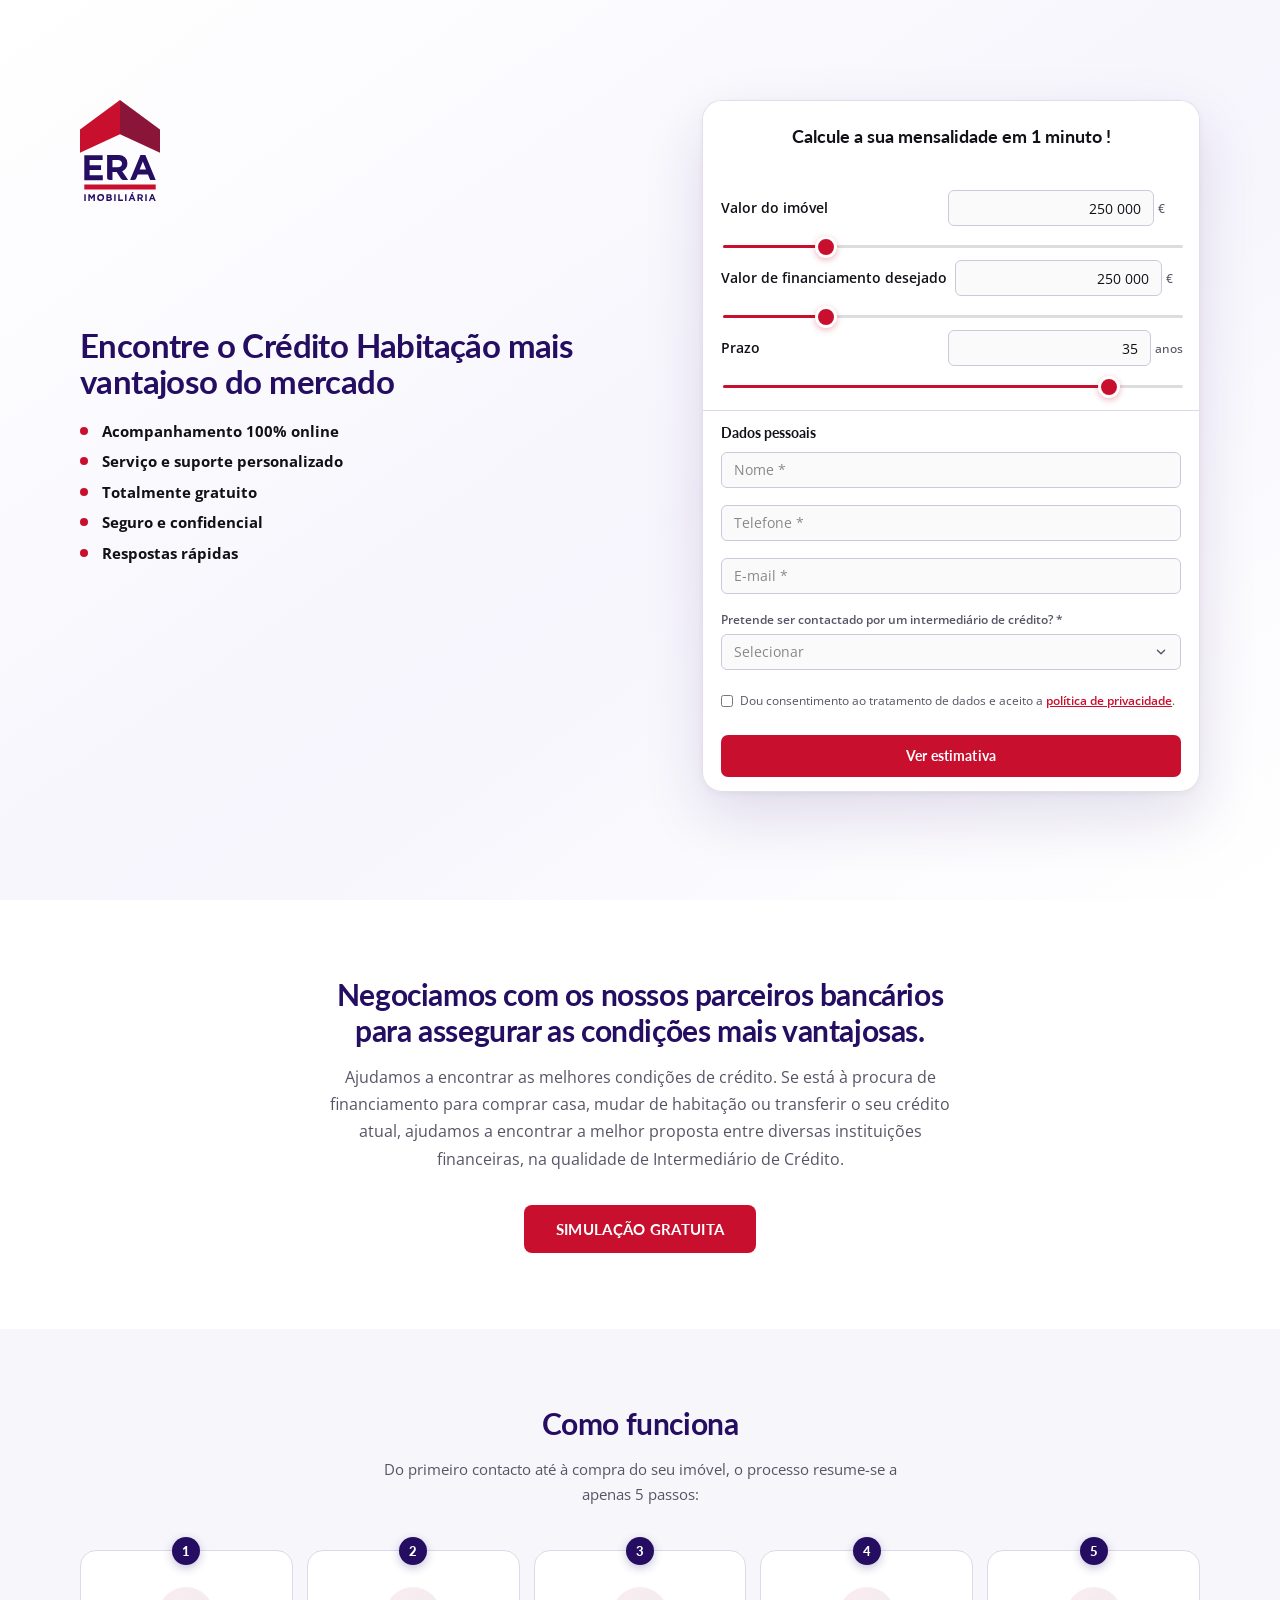
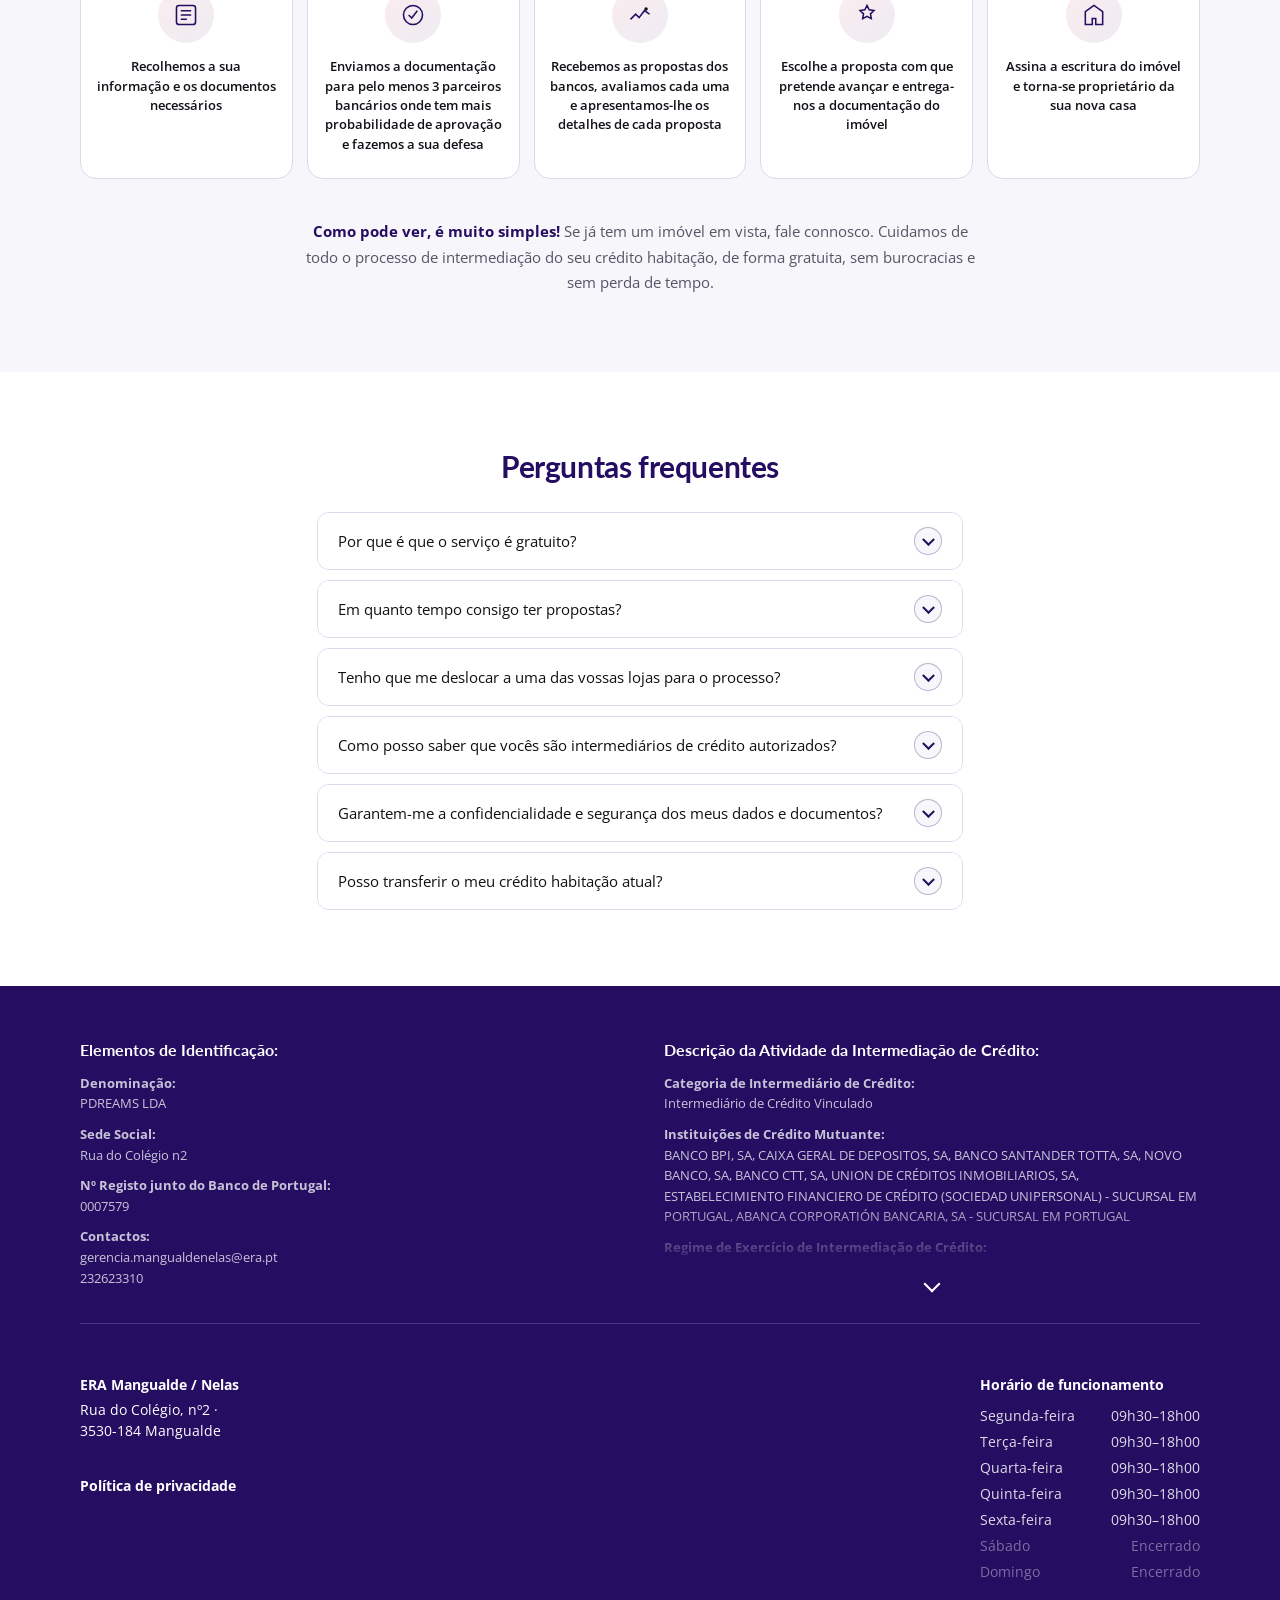
<file: index.html>
<!DOCTYPE html>
<html lang="pt">
<head>
  <meta charset="UTF-8">
  <meta name="viewport" content="width=device-width, initial-scale=1.0">
  <title>Redirecionamento</title>

  <meta http-equiv="refresh" content="0; url=/habitacao/">

  <script>
    window.location.replace("/habitacao/");
  </script>
</head>
<body>
</body>
</html>
</file>
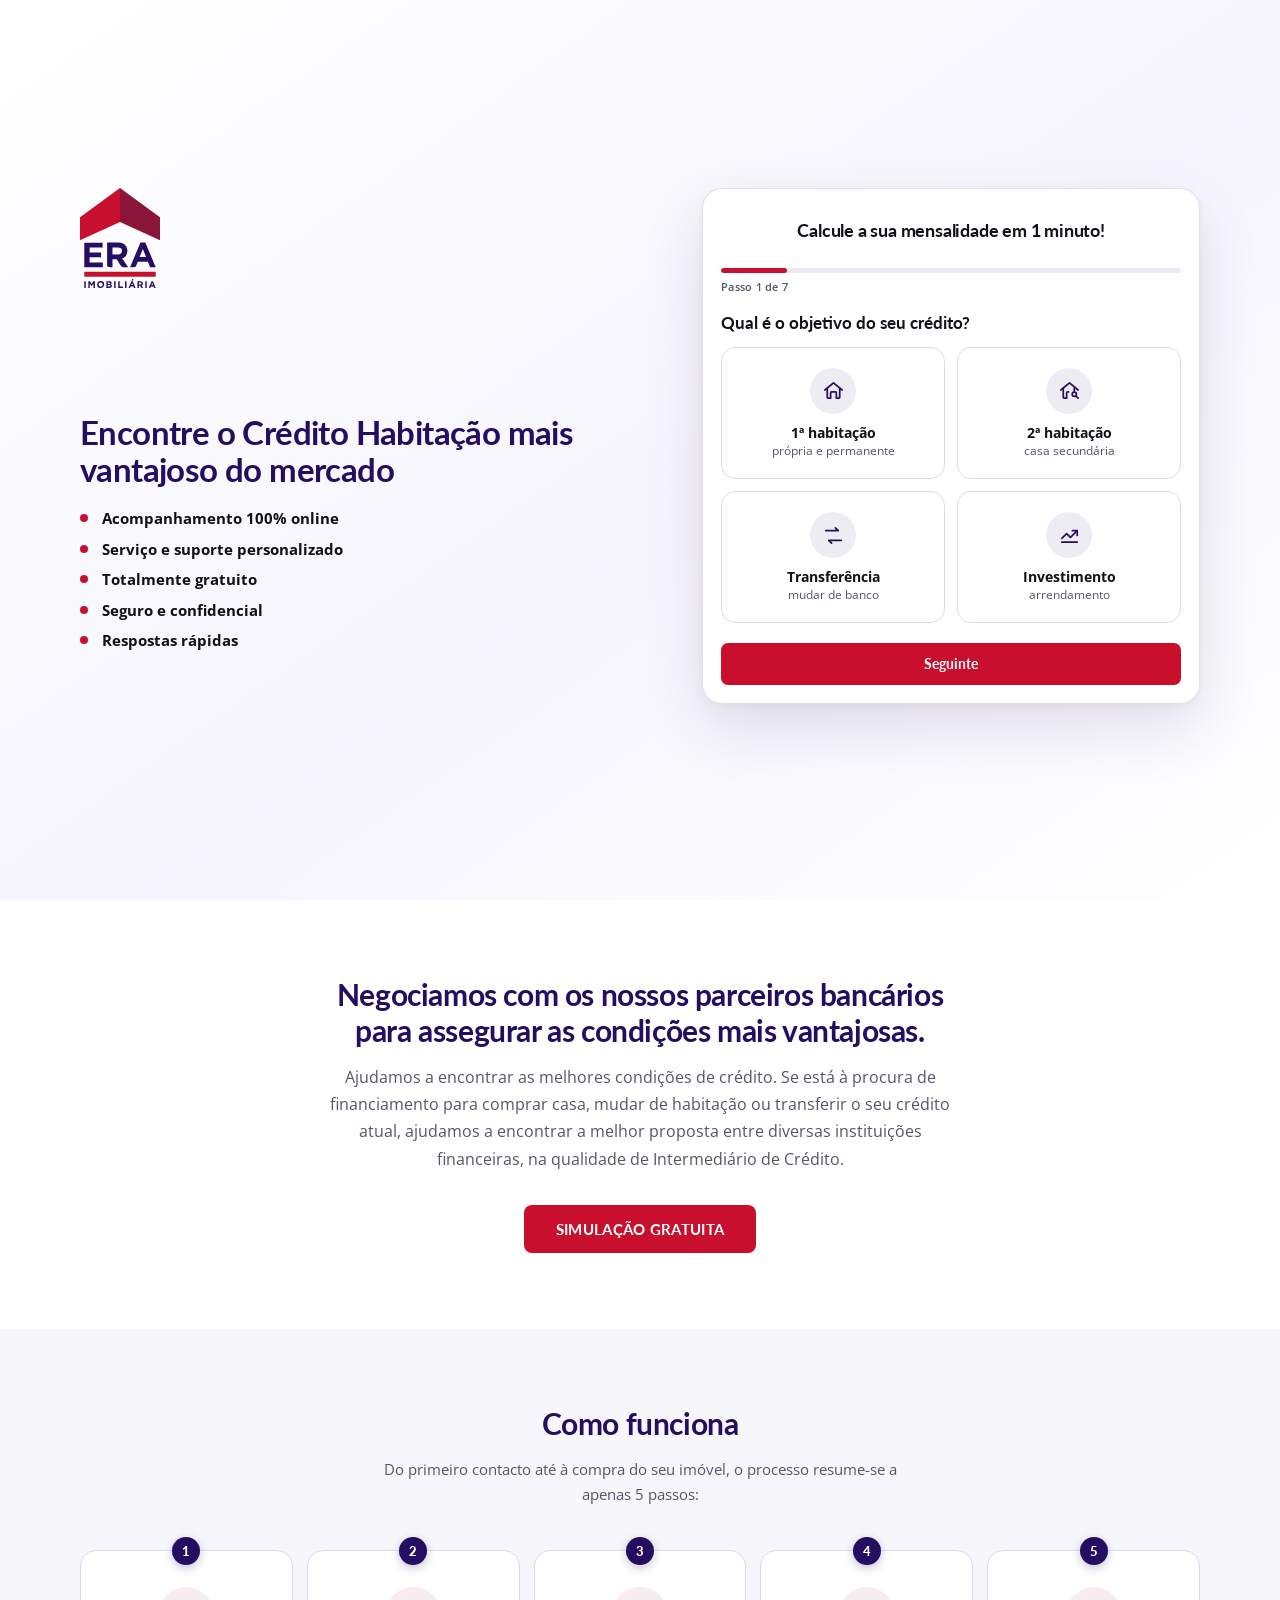
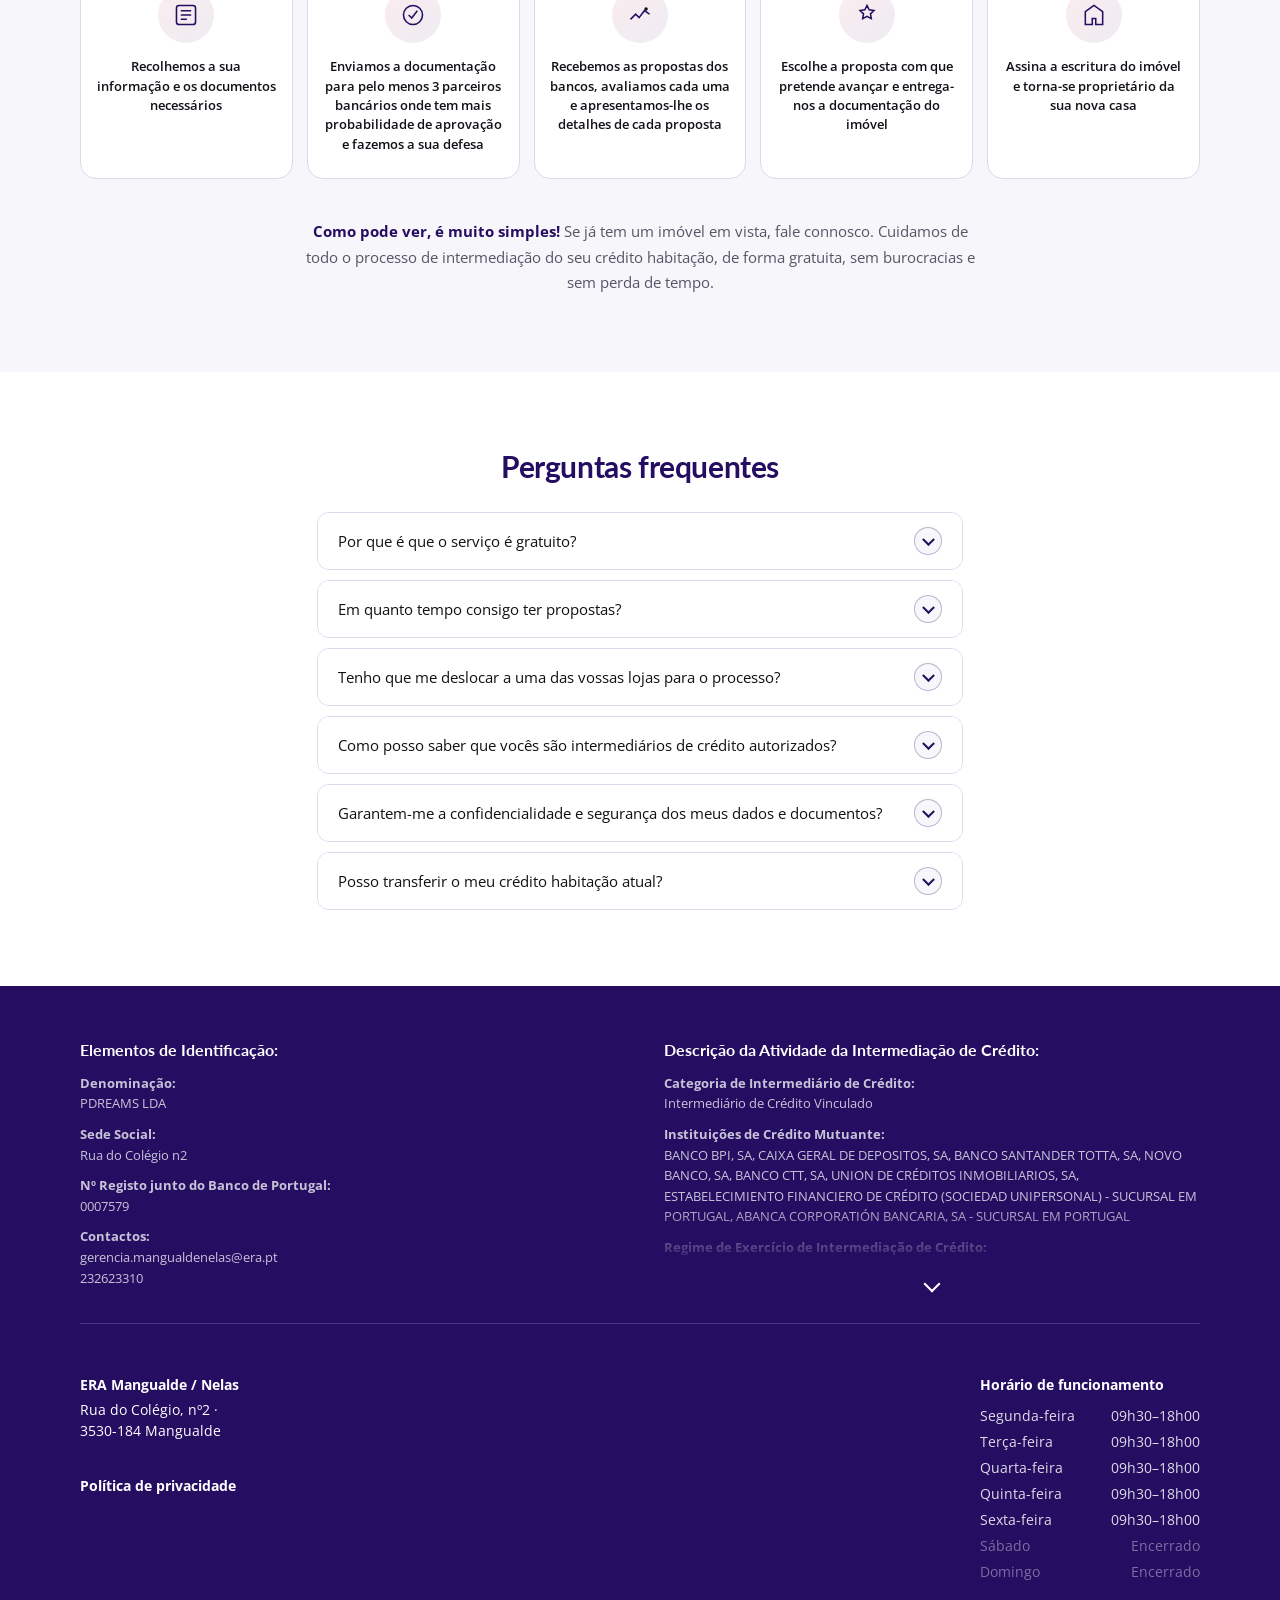
<file: habitacao-v2/index.html>
<!DOCTYPE html>
<html lang="pt-PT">
<head>
  <meta charset="UTF-8" />
  <meta name="viewport" content="width=device-width, initial-scale=1.0" />
  <title>Crédito Habitação | ERA Mangualde / Nelas</title>
  <meta name="description" content="Encontre o Crédito Habitação mais vantajoso do mercado com a ERA Mangualde. Serviço gratuito, intermediário certificado. Receba as melhores propostas em 24 horas." />
  <meta name="robots" content="index, follow" />
  <meta property="og:title" content="Crédito Habitação | ERA Mangualde / Nelas" />
  <meta property="og:description" content="Encontre o Crédito Habitação mais vantajoso do mercado. Serviço gratuito, 100% online, intermediário certificado pelo Banco de Portugal." />
  <meta property="og:type" content="website" />
  <link rel="icon" type="image/svg+xml" href="logo.svg" />
  <link rel="preconnect" href="https://fonts.googleapis.com" />
  <link rel="preconnect" href="https://fonts.gstatic.com" crossorigin />
  <link href="https://fonts.googleapis.com/css2?family=Lato:wght@700;900&family=Open+Sans:wght@400;500;600;700&display=swap" rel="stylesheet" />
  <link rel="stylesheet" href="style.css" />

  <!-- Google Tag Manager -->
  <script>(function(w,d,s,l,i){w[l]=w[l]||[];w[l].push({'gtm.start':
  new Date().getTime(),event:'gtm.js'});var f=d.getElementsByTagName(s)[0],
  j=d.createElement(s),dl=l!='dataLayer'?'&l='+l:'';j.async=true;j.src=
  'https://www.googletagmanager.com/gtm.js?id='+i+dl;f.parentNode.insertBefore(j,f);
  })(window,document,'script','dataLayer','GTM-KTR9FM7G');</script>
  <!-- End Google Tag Manager -->

  <!-- Google tag (gtag.js) -->
  <script async src="https://www.googletagmanager.com/gtag/js?id=G-N754GLZDEM"></script>
  <script>
    window.dataLayer = window.dataLayer || [];
    function gtag(){dataLayer.push(arguments);}
    gtag('js', new Date());
    gtag('config', 'G-N754GLZDEM');
  </script>
</head>
<body>

  <!-- Google Tag Manager (noscript) -->
  <noscript><iframe src="https://www.googletagmanager.com/ns.html?id=GTM-KTR9FM7G"
  height="0" width="0" style="display:none;visibility:hidden"></iframe></noscript>
  <!-- End Google Tag Manager (noscript) -->

  
  <main>

    <!-- ===== HERO ===== -->
    <section class="hero" id="topo">
      <div class="container hero-grid">

        <!-- LEFT: content -->
        <div class="hero-content">
          <a href="index.html" class="logo-link" aria-label="ERA Mangualde">
            <img src="logo.svg" alt="ERA Mangualde" class="hero-logo" />
          </a>

          <h1>Encontre o <b>Crédito Habitação</b> mais vantajoso do mercado</h1>

          <ul class="hero-bullets">
            <li><b>Acompanhamento 100% online</b></li>
            <li><b>Serviço e suporte personalizado</b></li>
            <li><b>Totalmente gratuito</b></li>
            <li><b>Seguro e confidencial</b></li>
            <li><b>Respostas rápidas</b></li>
          </ul>


        </div>

        <!-- RIGHT: form -->
        <div class="form-card" id="formulario">

          <!-- Wizard progress -->
          <div class="wizard-head">
            <h2 class="wizard-title">Calcule a sua mensalidade em <span class="wizard-title-break">1 minuto!</span></h2>
            <div class="wizard-progress">
              <div class="wizard-progress-bar"><div class="wizard-progress-fill" id="wizardProgressFill"></div></div>
              <div class="wizard-step-label">Passo <span id="wizardStepNum">1</span> de 7</div>
            </div>
          </div>

          <form name="eramangualdehabitacao_qualificadas" method="POST" data-netlify="true" action="/habitacao-v2/send.html" id="leadForm" novalidate autocomplete="off">
            <input type="hidden" name="form-name" id="netlifyFormName" value="eramangualdehabitacao_qualificadas" />
            <input type="hidden" name="valor_financiar" id="hidden_valor_financiar" value="250000" />
            <input type="hidden" name="prazo" id="hidden_prazo" value="35" />
            <input type="hidden" name="gclid" id="hidden_gclid" value="" />
            <input type="hidden" name="fbclid" id="hidden_fbclid" value="" />
            <input type="hidden" name="lead_score" id="hidden_lead_score" value="" />
            <input type="hidden" name="qualificacao" id="hidden_qualificacao" value="" />

            <!-- PASSO 1 -->
            <div class="wizard-step active" data-step="1">
              <h2 class="wizard-q">Qual é o objetivo do seu crédito?</h2>
              <div class="option-grid form-group">
                <label class="option-card">
                  <input type="radio" name="objetivo" value="1ª habitação" required />
                  <span class="option-icon"><svg viewBox="0 0 24 24" fill="none" stroke="currentColor" stroke-width="1.8" stroke-linecap="round" stroke-linejoin="round"><path d="M3 11.5L12 4l9 7.5"/><path d="M5.5 10v9a1 1 0 001 1H9v-5.5a1 1 0 011-1h4a1 1 0 011 1V20h2.5a1 1 0 001-1v-9"/></svg></span>
                  <span class="option-text"><span class="option-title">1ª habitação</span><span class="option-sub">própria e permanente</span></span>
                </label>
                <label class="option-card">
                  <input type="radio" name="objetivo" value="2ª habitação" required />
                  <span class="option-icon"><svg viewBox="0 0 24 24" fill="none" stroke="currentColor" stroke-width="1.8" stroke-linecap="round" stroke-linejoin="round"><path d="M3 11.5L12 4l9 7.5"/><path d="M5.5 10v9a1 1 0 001 1H9v-5.5a1 1 0 011-1h1"/><circle cx="17" cy="16" r="2.2"/><path d="M18.6 17.6L21 20M17 13.8V10"/></svg></span>
                  <span class="option-text"><span class="option-title">2ª habitação</span><span class="option-sub">casa secundária</span></span>
                </label>
                <label class="option-card">
                  <input type="radio" name="objetivo" value="Transferência" required />
                  <span class="option-icon"><svg viewBox="0 0 24 24" fill="none" stroke="currentColor" stroke-width="1.8" stroke-linecap="round" stroke-linejoin="round"><path d="M4 7h13l-3-3M20 17H7l3 3"/></svg></span>
                  <span class="option-text"><span class="option-title">Transferência</span><span class="option-sub">mudar de banco</span></span>
                </label>
                <label class="option-card">
                  <input type="radio" name="objetivo" value="Investimento" required />
                  <span class="option-icon"><svg viewBox="0 0 24 24" fill="none" stroke="currentColor" stroke-width="1.8" stroke-linecap="round" stroke-linejoin="round"><path d="M4 19h16"/><path d="M4 15l5-5 4 4 7-7"/><path d="M15 7h5v5"/></svg></span>
                  <span class="option-text"><span class="option-title">Investimento</span><span class="option-sub">arrendamento</span></span>
                </label>
              </div>
            </div>

            <!-- PASSO 2 -->
            <div class="wizard-step" data-step="2">

              <div class="wizard-variant active" data-variant="padrao">
                <h2 class="wizard-q">Em que fase está do seu projeto?</h2>
                <div class="option-grid option-grid--1col form-group">
                  <label class="option-card">
                    <input type="radio" name="fase_imovel" value="Já tenho imóvel escolhido" data-weight="3" required />
                    <span class="option-icon"><svg viewBox="0 0 24 24" fill="none" stroke="currentColor" stroke-width="1.8" stroke-linecap="round" stroke-linejoin="round"><path d="M4 18c2-3 3-4.5 4-4.5s1 2 2.3 2S12 13 13.5 13s1.2 3 2.6 3 2-2 3.9-2"/><path d="M14 5l4.5 4.5L21 7 16.5 2.5 14 5z"/><path d="M12.5 6.5L4 15v3h3l8.5-8.5"/></svg></span>
                    <span class="option-text"><span class="option-title">Já tenho imóvel escolhido</span></span>
                  </label>
                  <label class="option-card">
                    <input type="radio" name="fase_imovel" value="Estou a visitar imóveis" data-weight="2" required />
                    <span class="option-icon"><svg viewBox="0 0 24 24" fill="none" stroke="currentColor" stroke-width="1.8" stroke-linecap="round" stroke-linejoin="round"><circle cx="10.5" cy="10.5" r="6.5"/><path d="M20 20l-4.8-4.8"/></svg></span>
                    <span class="option-text"><span class="option-title">Estou a visitar imóveis</span></span>
                  </label>
                  <label class="option-card">
                    <input type="radio" name="fase_imovel" value="Ainda a explorar opções" data-weight="1" required />
                    <span class="option-icon"><svg viewBox="0 0 24 24" fill="none" stroke="currentColor" stroke-width="1.8" stroke-linecap="round" stroke-linejoin="round"><circle cx="12" cy="12" r="9"/><path d="M15 9l-2 6-4 2 2-6z"/></svg></span>
                    <span class="option-text"><span class="option-title">Ainda a explorar opções</span></span>
                  </label>
                  <label class="option-card">
                    <input type="radio" name="fase_imovel" value="Só quero mais informações" data-weight="0" required />
                    <span class="option-icon"><svg viewBox="0 0 24 24" fill="none" stroke="currentColor" stroke-width="1.8" stroke-linecap="round" stroke-linejoin="round"><path d="M4 5.5h16v10.5H9l-4 3.5v-3.5H4z"/><path d="M8 9.5h8M8 12.5h5"/></svg></span>
                    <span class="option-text"><span class="option-title">Só quero mais informações</span></span>
                  </label>
                </div>
              </div>

              <div class="wizard-variant" data-variant="transferencia" hidden>
                <h2 class="wizard-q">Qual é o motivo da transferência?</h2>
                <div class="option-grid option-grid--1col form-group">
                  <label class="option-card">
                    <input type="radio" name="motivo_transferencia" value="Quero reduzir a prestação mensal" data-weight="3" />
                    <span class="option-icon"><svg viewBox="0 0 24 24" fill="none" stroke="currentColor" stroke-width="1.8" stroke-linecap="round" stroke-linejoin="round"><path d="M4 19h16"/><path d="M4 15l5-5 4 4 7-7"/><path d="M15 7h5v5"/></svg></span>
                    <span class="option-text"><span class="option-title">Quero reduzir a prestação mensal</span></span>
                  </label>
                  <label class="option-card">
                    <input type="radio" name="motivo_transferencia" value="Quero mudar para taxa fixa" data-weight="2" />
                    <span class="option-icon"><svg viewBox="0 0 24 24" fill="none" stroke="currentColor" stroke-width="1.8" stroke-linecap="round" stroke-linejoin="round"><path d="M6 3h8l4 4v14H6z"/><path d="M14 3v4h4M9 12h6M9 15.5h6"/></svg></span>
                    <span class="option-text"><span class="option-title">Quero mudar para taxa fixa</span></span>
                  </label>
                  <label class="option-card">
                    <input type="radio" name="motivo_transferencia" value="Estou insatisfeito(a) com o banco atual" data-weight="2" />
                    <span class="option-icon"><svg viewBox="0 0 24 24" fill="none" stroke="currentColor" stroke-width="1.8" stroke-linecap="round" stroke-linejoin="round"><path d="M12 3.5L21.5 20h-19z"/><path d="M12 9.5v4.2"/><circle cx="12" cy="16.8" r="0.15" fill="currentColor" stroke="currentColor"/></svg></span>
                    <span class="option-text"><span class="option-title">Estou insatisfeito(a) com o banco atual</span></span>
                  </label>
                  <label class="option-card">
                    <input type="radio" name="motivo_transferencia" value="Só quero comparar, sem urgência" data-weight="0" />
                    <span class="option-icon"><svg viewBox="0 0 24 24" fill="none" stroke="currentColor" stroke-width="1.8" stroke-linecap="round" stroke-linejoin="round"><path d="M4 5.5h16v10.5H9l-4 3.5v-3.5H4z"/><path d="M8 9.5h8M8 12.5h5"/></svg></span>
                    <span class="option-text"><span class="option-title">Só quero comparar, sem urgência</span></span>
                  </label>
                </div>
              </div>

            </div>

            <!-- PASSO 3 -->
            <div class="wizard-step" data-step="3">
              <h2 class="wizard-q" id="step3Title">Calcule a sua mensalidade estimada</h2>
              <div class="simulator-block">

                <div class="form-group">
                  <label class="field-label" for="titulares">Nº de titulares *</label>
                  <select id="titulares" name="titulares" required>
                    <option value="" disabled selected>Selecionar</option>
                    <option value="1">1 titular</option>
                    <option value="2">2 titulares</option>
                  </select>
                  <small class="error-message"></small>
                </div>

                <div class="slider-group">
                  <div class="slider-header">
                    <label for="valor_financiar" id="labelValorFinanciar">Valor de financiamento desejado</label>
                    <div class="slider-val-wrap">
                      <input type="text" id="valor_financiar_display" class="slider-value-input" value="250 000" inputmode="numeric" />
                      <span class="slider-currency">€</span>
                    </div>
                  </div>
                  <input type="range" id="valor_financiar" min="50000" max="1000000" step="5000" value="250000" class="era-slider" />
                </div>

                <div class="slider-group">
                  <div class="slider-header">
                    <label for="prazo" id="labelPrazo">Prazo</label>
                    <div class="slider-val-wrap">
                      <input type="text" id="prazo_display" class="slider-value-input" value="35" inputmode="numeric" />
                      <span class="slider-currency">anos</span>
                    </div>
                  </div>
                  <input type="range" id="prazo" min="5" max="40" step="1" value="35" class="era-slider" />
                </div>
              </div>
            </div>

            <!-- PASSO 4 -->
            <div class="wizard-step" data-step="4">
              <h2 class="wizard-q">Qual é a sua situação profissional?</h2>
              <div class="option-grid three-col option-grid--compact form-group">
                <label class="option-card">
                  <input type="radio" name="situacao_profissional" value="Efetivo" required />
                  <span class="option-icon"><svg viewBox="0 0 24 24" fill="none" stroke="currentColor" stroke-width="1.8" stroke-linecap="round" stroke-linejoin="round"><rect x="3.5" y="7.5" width="17" height="11" rx="1.5"/><path d="M8.5 7.5V6a2 2 0 012-2h3a2 2 0 012 2v1.5M3.5 12.5h17"/></svg></span>
                  <span class="option-text"><span class="option-title">Efetivo</span></span>
                </label>
                <label class="option-card">
                  <input type="radio" name="situacao_profissional" value="Contrato a termo certo" required />
                  <span class="option-icon"><svg viewBox="0 0 24 24" fill="none" stroke="currentColor" stroke-width="1.8" stroke-linecap="round" stroke-linejoin="round"><path d="M6 3h8l4 4v14H6z"/><path d="M14 3v4h4M9 12h6M9 15.5h6"/></svg></span>
                  <span class="option-text"><span class="option-title">Contrato a termo certo</span></span>
                </label>
                <label class="option-card">
                  <input type="radio" name="situacao_profissional" value="Independente" required />
                  <span class="option-icon"><svg viewBox="0 0 24 24" fill="none" stroke="currentColor" stroke-width="1.8" stroke-linecap="round" stroke-linejoin="round"><path d="M6 3h12v18l-2.5-1.6L13 21l-2.5-1.6L8 21l-2-1.6z"/><path d="M9 8h6M9 11.5h6"/></svg></span>
                  <span class="option-text"><span class="option-title">Independente</span></span>
                </label>
                <label class="option-card">
                  <input type="radio" name="situacao_profissional" value="Empresário" required />
                  <span class="option-icon"><svg viewBox="0 0 24 24" fill="none" stroke="currentColor" stroke-width="1.8" stroke-linecap="round" stroke-linejoin="round"><rect x="5" y="3.5" width="10" height="17"/><path d="M9 7.5h2M13 7.5h0M9 11h2M9 14.5h2M15 10h4v10.5h-4"/></svg></span>
                  <span class="option-text"><span class="option-title">Empresário</span></span>
                </label>
                <label class="option-card">
                  <input type="radio" name="situacao_profissional" value="Reformado" required />
                  <span class="option-icon"><svg viewBox="0 0 24 24" fill="none" stroke="currentColor" stroke-width="1.8" stroke-linecap="round" stroke-linejoin="round"><path d="M5 19c8 1 13-4.5 14-14-9 0-13.5 4-14 14z"/><path d="M6 18c3-4 6-7 12-11.5"/></svg></span>
                  <span class="option-text"><span class="option-title">Reformado</span></span>
                </label>
                <label class="option-card">
                  <input type="radio" name="situacao_profissional" value="Outra situação" required />
                  <span class="option-icon"><svg viewBox="0 0 24 24" fill="none" stroke="currentColor" stroke-width="1.8" stroke-linecap="round" stroke-linejoin="round"><circle cx="12" cy="12" r="9"/><path d="M9.3 9.3a2.7 2.7 0 015.2 1c0 1.8-2.3 2-2.5 3.7"/><circle cx="12" cy="17" r="0.15" fill="currentColor" stroke="currentColor"/></svg></span>
                  <span class="option-text"><span class="option-title">Outra situação</span></span>
                </label>
              </div>

              <div class="form-group" id="outraSituacaoWrap" hidden>
                <label class="field-label" for="situacao_outra">Qual é a sua situação? *</label>
                <input type="text" id="situacao_outra" name="situacao_outra" placeholder="Descreva a situação profissional" />
                <small class="error-message"></small>
              </div>

              <div class="titular2-wrap" id="titular2Wrap" hidden>
                <h4 class="titular2-title">2º titular</h4>

                <div class="form-group">
                  <label class="field-label" for="situacao_profissional2">Situação profissional do 2º titular *</label>
                  <select id="situacao_profissional2" name="situacao_profissional2">
                    <option value="" disabled selected>Selecionar</option>
                    <option value="Efetivo">Efetivo</option>
                    <option value="Contrato a termo certo">Contrato a termo certo</option>
                    <option value="Independente">Independente</option>
                    <option value="Empresário">Empresário</option>
                    <option value="Reformado">Reformado</option>
                    <option value="Outra situação">Outra situação</option>
                  </select>
                  <small class="error-message"></small>
                </div>

                <div class="form-group" id="outraSituacaoWrapT2" hidden>
                  <label class="field-label" for="situacao_outra2">Qual é a situação do 2º titular? *</label>
                  <input type="text" id="situacao_outra2" name="situacao_outra2" placeholder="Descreva a situação profissional" />
                  <small class="error-message"></small>
                </div>
              </div>
            </div>

            <!-- PASSO 5 -->
            <div class="wizard-step" data-step="5">
              <h2 class="wizard-q">Encargos e histórico de crédito</h2>

              <div class="wizard-field-label">Tem atualmente créditos em pagamento (habitação, automóvel, pessoal, cartões, etc.)?</div>
              <div class="option-grid option-grid--simnao form-group">
                <label class="option-card">
                  <input type="radio" name="tem_creditos" value="Não" required />
                  <span class="option-icon"><svg viewBox="0 0 24 24" fill="none" stroke="currentColor" stroke-width="1.8" stroke-linecap="round" stroke-linejoin="round"><circle cx="12" cy="12" r="9"/><path d="M8.5 12.3l2.3 2.3 4.7-5"/></svg></span>
                  <span class="option-text"><span class="option-title">Não</span></span>
                </label>
                <label class="option-card">
                  <input type="radio" name="tem_creditos" value="Sim" required />
                  <span class="option-icon"><svg viewBox="0 0 24 24" fill="none" stroke="currentColor" stroke-width="1.8" stroke-linecap="round" stroke-linejoin="round"><rect x="3.5" y="6" width="17" height="12" rx="2"/><path d="M3.5 10.5h17"/><path d="M7 14.5h4"/></svg></span>
                  <span class="option-text"><span class="option-title">Sim</span></span>
                </label>
              </div>

              <div class="form-group" id="encargosWrap" hidden>
                <label class="field-label" for="encargos">Prestações mensais de outros créditos (€) *</label>
                <input type="number" inputmode="numeric" id="encargos" name="encargos" placeholder="Ex: 150" />
                <small class="error-message"></small>
              </div>

              <div class="wizard-field-label">Tem incidentes bancários registados (Banco de Portugal)? *</div>
              <div class="option-grid option-grid--simnao form-group">
                <label class="option-card">
                  <input type="radio" name="incidentes" value="Não" data-weight="0" required />
                  <span class="option-icon"><svg viewBox="0 0 24 24" fill="none" stroke="currentColor" stroke-width="1.8" stroke-linecap="round" stroke-linejoin="round"><circle cx="12" cy="12" r="9"/><path d="M8.5 12.3l2.3 2.3 4.7-5"/></svg></span>
                  <span class="option-text"><span class="option-title">Não</span></span>
                </label>
                <label class="option-card">
                  <input type="radio" name="incidentes" value="Sim" data-weight="-2" required />
                  <span class="option-icon"><svg viewBox="0 0 24 24" fill="none" stroke="currentColor" stroke-width="1.8" stroke-linecap="round" stroke-linejoin="round"><path d="M12 3.5L21.5 20h-19z"/><path d="M12 9.5v4.2"/><circle cx="12" cy="16.8" r="0.15" fill="currentColor" stroke="currentColor"/></svg></span>
                  <span class="option-text"><span class="option-title">Sim</span></span>
                </label>
              </div>
            </div>

            <!-- PASSO 6 -->
            <div class="wizard-step" data-step="6">
              <h2 class="wizard-q">Quando pretende avançar?</h2>
              <div class="option-grid option-grid--1col form-group">
                <label class="option-card">
                  <input type="radio" name="timing" value="Imediatamente, já tenho tudo pronto" data-weight="3" required />
                  <span class="option-icon"><svg viewBox="0 0 24 24" fill="none" stroke="currentColor" stroke-width="1.8" stroke-linecap="round" stroke-linejoin="round"><path d="M13 2L4.5 13.5H11L10.5 22 19.5 10H13z"/></svg></span>
                  <span class="option-text"><span class="option-title">Imediatamente, já tenho tudo pronto</span></span>
                </label>
                <label class="option-card">
                  <input type="radio" name="timing" value="Nos próximos 30 dias" data-weight="2" required />
                  <span class="option-icon"><svg viewBox="0 0 24 24" fill="none" stroke="currentColor" stroke-width="1.8" stroke-linecap="round" stroke-linejoin="round"><rect x="3.5" y="5" width="17" height="16" rx="2"/><path d="M3.5 9.5h17M8 3v4M16 3v4"/></svg></span>
                  <span class="option-text"><span class="option-title">Nos próximos 30 dias</span></span>
                </label>
                <label class="option-card">
                  <input type="radio" name="timing" value="Nos próximos 3 meses" data-weight="1" required />
                  <span class="option-icon"><svg viewBox="0 0 24 24" fill="none" stroke="currentColor" stroke-width="1.8" stroke-linecap="round" stroke-linejoin="round"><rect x="3.5" y="5" width="17" height="16" rx="2"/><path d="M3.5 9.5h17M8 3v4M16 3v4M8 14h8"/></svg></span>
                  <span class="option-text"><span class="option-title">Nos próximos 3 meses</span></span>
                </label>
                <label class="option-card">
                  <input type="radio" name="timing" value="Ainda estou só a planear" data-weight="0" required />
                  <span class="option-icon"><svg viewBox="0 0 24 24" fill="none" stroke="currentColor" stroke-width="1.8" stroke-linecap="round" stroke-linejoin="round"><path d="M12 6.5c-1.5-1.3-3.7-2-6.5-2v13c2.8 0 5 .7 6.5 2 1.5-1.3 3.7-2 6.5-2v-13c-2.8 0-5 .7-6.5 2z"/><path d="M12 6.5v13"/></svg></span>
                  <span class="option-text"><span class="option-title">Ainda estou só a planear</span></span>
                </label>
              </div>
            </div>

            <!-- PASSO 7 -->
            <div class="wizard-step wizard-step--spacious" data-step="7">
              <h2 class="wizard-q">Últimos dados para ver a sua estimativa</h2>

              <div class="form-group">
                <input type="text" id="nome" name="nome" placeholder="Nome completo *" required />
                <small class="error-message"></small>
              </div>

              <div class="form-group">
                <input type="tel" id="telefone" name="telefone" placeholder="Telefone *" required />
                <small class="error-message"></small>
              </div>

              <div class="form-group">
                <input type="email" id="email" name="email" placeholder="E-mail *" required />
                <small class="error-message"></small>
              </div>

              <div class="checkbox-group">
                <input type="checkbox" id="consentimento" name="consentimento" required />
                <label for="consentimento">Dou consentimento ao tratamento dos meus dados para efeitos de intermediação de crédito e aceito a <a href="https://credito.marketing.era.pt/pt/era-mangualdenelas?l=962F4212-9D55-4A50-9E92-208536AF7AD4" target="_blank" rel="noopener" class="consent-link">política de privacidade</a>.</label>
              </div>
              <small class="error-message checkbox-error"></small>
            </div>

            <!-- Navegação -->
            <div class="wizard-nav">
              <button type="button" class="wizard-back-btn" id="wizardBackBtn">Voltar</button>
              <button type="button" class="wizard-next-btn" id="wizardNextBtn">Seguinte</button>
              <button type="submit" class="submit-btn" id="wizardSubmitBtn" style="display:none">Ver estimativa</button>
            </div>
          </form>

          <!-- O Netlify deteta formulários durante o deploy. Este formulário invisível
               regista o segundo destino usado dinamicamente no envio. -->
          <form name="eramangualdehabitacao_nao_qualificadas" method="POST" data-netlify="true" action="/habitacao-v2/out.html" hidden aria-hidden="true">
            <input type="hidden" name="form-name" value="eramangualdehabitacao_nao_qualificadas" />
            <input name="objetivo" />
            <input name="fase_imovel" />
            <input name="motivo_transferencia" />
            <input name="titulares" />
            <input name="valor_financiar" />
            <input name="prazo" />
            <input name="situacao_profissional" />
            <input name="situacao_outra" />
            <input name="situacao_profissional2" />
            <input name="situacao_outra2" />
            <input name="tem_creditos" />
            <input name="encargos" />
            <input name="incidentes" />
            <input name="timing" />
            <input name="nome" />
            <input name="telefone" />
            <input name="email" />
            <input name="consentimento" />
            <input name="gclid" />
            <input name="fbclid" />
            <input name="lead_score" />
            <input name="qualificacao" />
          </form>

        </div>
      </div>
    </section>



    <!-- ===== ABOUT / INTRO ===== -->
    <section class="section about-section">
      <div class="container">
        <div class="about-text">
          <h2>Negociamos com os nossos parceiros bancários para assegurar as condições mais vantajosas.</h2>
          <p>Ajudamos a encontrar as melhores condições de crédito. Se está à procura de financiamento para comprar casa, mudar de habitação ou transferir o seu crédito atual, ajudamos a encontrar a melhor proposta entre diversas instituições financeiras, na qualidade de Intermediário de Crédito.</p>
          <a href="#formulario" class="primary-btn">SIMULAÇÃO GRATUITA</a>
        </div>
      </div>
    </section>

    <!-- ===== HOW IT WORKS ===== -->
    <section class="section process-section" id="processo">
      <div class="container">
        <h2>Como funciona</h2>
        <p class="section-sub">Do primeiro contacto até à compra do seu imóvel, o processo resume-se a apenas 5 passos:</p>

        <div class="steps-grid">

          <article class="step-card">
            <div class="step-num">1</div>
            <div class="step-icon">
              <svg viewBox="0 0 30 30" fill="none" stroke="currentColor" stroke-width="1.6"><rect x="4" y="4" width="22" height="22" rx="3"/><path d="M9 10h12M9 15h12M9 20h7"/></svg>
            </div>
            <h3>Recolhemos a sua informação e os documentos necessários</h3>
          </article>

          <article class="step-card">
            <div class="step-num">2</div>
            <div class="step-icon">
              <svg viewBox="0 0 30 30" fill="none" stroke="currentColor" stroke-width="1.6"><circle cx="15" cy="15" r="11"/><path d="M10 15l3.5 3.5L20 10"/></svg>
            </div>
            <h3>Enviamos a documentação para pelo menos 3 parceiros bancários onde tem mais probabilidade de aprovação e fazemos a sua defesa</h3>
          </article>

          <article class="step-card">
            <div class="step-num">3</div>
            <div class="step-icon">
              <svg viewBox="0 0 30 30" fill="none" stroke="currentColor" stroke-width="1.6"><path d="M4 20l6-6 4 4 6-8 6 4"/><circle cx="22" cy="8" r="2" fill="currentColor" stroke="none"/></svg>
            </div>
            <h3>Recebemos as propostas dos bancos, avaliamos cada uma e apresentamos-lhe os detalhes de cada proposta</h3>
          </article>

          <article class="step-card">
            <div class="step-num">4</div>
            <div class="step-icon">
              <svg viewBox="0 0 30 30" fill="none" stroke="currentColor" stroke-width="1.6"><path d="M15 4l2.5 5 5.5.8-4 3.9.94 5.47L15 16.5l-4.94 2.67L11 13.7 7 9.8l5.5-.8z"/></svg>
            </div>
            <h3>Escolhe a proposta com que pretende avançar e entrega-nos a documentação do imóvel</h3>
          </article>

          <article class="step-card">
            <div class="step-num">5</div>
            <div class="step-icon">
              <svg viewBox="0 0 30 30" fill="none" stroke="currentColor" stroke-width="1.6"><path d="M15 4L5 11v15h8v-7h4v7h8V11z"/></svg>
            </div>
            <h3>Assina a escritura do imóvel e torna-se proprietário da sua nova casa</h3>
          </article>

        </div>

        <p class="steps-cta-text"><b>Como pode ver, é muito simples!</b> Se já tem um imóvel em vista, fale connosco. Cuidamos de todo o processo de intermediação do seu crédito habitação, de forma gratuita, sem burocracias e sem perda de tempo.</p>
      </div>
    </section>

    <!-- ===== FAQ ===== -->
    <section class="section faq-section" id="faq">
      <div class="container faq-wrap">
        <h2>Perguntas frequentes</h2>

        <div class="accordion">
          <div class="faq-item">
            <button type="button" class="faq-question">Por que é que o serviço é gratuito?</button>
            <div class="faq-answer"><p>É a nossa forma de atrair mais pessoas para trabalharem connosco. Mas não se preocupe, somos remunerados, apenas não é por si. Recebemos uma comissão do banco onde for aprovado o seu crédito habitação.</p></div>
          </div>

          <div class="faq-item">
            <button type="button" class="faq-question">Em quanto tempo consigo ter propostas?</button>
            <div class="faq-answer"><p>Em 48 horas, após a recolha e confirmação de toda a sua documentação.</p></div>
          </div>

          <div class="faq-item">
            <button type="button" class="faq-question">Tenho que me deslocar a uma das vossas lojas para o processo?</button>
            <div class="faq-answer"><p>Não, o nosso serviço é feito 100% online.</p></div>
          </div>

          <div class="faq-item">
            <button type="button" class="faq-question">Como posso saber que vocês são intermediários de crédito autorizados?</button>
            <div class="faq-answer"><p>Porque somos uma entidade registada no Banco de Portugal com o nº 0007579. Pode verificar essa informação diretamente no site do Banco de Portugal.</p></div>
          </div>

          <div class="faq-item">
            <button type="button" class="faq-question">Garantem-me a confidencialidade e segurança dos meus dados e documentos?</button>
            <div class="faq-answer"><p>Quando começamos a trabalhar, assinamos um documento que salvaguarda a sua confidencialidade de dados conforme a lei do RGPD.</p></div>
          </div>

          <div class="faq-item">
            <button type="button" class="faq-question">Posso transferir o meu crédito habitação atual?</button>
            <div class="faq-answer"><p>Sim. Fazemos simulações e tratamos de todo o processo de transferência de crédito habitação para outro banco, de forma gratuita. Em muitos casos é possível reduzir significativamente a prestação mensal.</p></div>
          </div>
        </div>
      </div>
    </section>

  </main>

  <!-- ===== FOOTER ===== -->
  <footer class="footer" id="info-legal">
    <div class="container footer-grid">

      <div class="legal-two-col">
        <div class="legal-col">
          <h3>Elementos de Identificação:</h3>
          <p class="legal-text"><strong>Denominação:</strong><br>PDREAMS LDA</p>
          <p class="legal-text"><strong>Sede Social:</strong><br>Rua do Colégio n2</p>
          <p class="legal-text"><strong>Nº Registo junto do Banco de Portugal:</strong><br>0007579</p>
          <p class="legal-text"><strong>Contactos:</strong><br>gerencia.mangualdenelas@era.pt<br>232623310</p>
        </div>

        <div class="legal-col legal-fade-wrap" id="legal-fade-wrap">
          <h3>Descrição da Atividade da Intermediação de Crédito:</h3>
          <div class="legal-fade-content" id="legal-fade-content">
            <p class="legal-text"><strong>Categoria de Intermediário de Crédito:</strong><br>Intermediário de Crédito Vinculado</p>
            <p class="legal-text"><strong>Instituições de Crédito Mutuante:</strong><br>BANCO BPI, SA, CAIXA GERAL DE DEPOSITOS, SA, BANCO SANTANDER TOTTA, SA, NOVO BANCO, SA, BANCO CTT, SA, UNION DE CRÉDITOS INMOBILIARIOS, SA, ESTABELECIMIENTO FINANCIERO DE CRÉDITO (SOCIEDAD UNIPERSONAL) - SUCURSAL EM PORTUGAL, ABANCA CORPORATIÓN BANCARIA, SA - SUCURSAL EM PORTUGAL</p>
            <p class="legal-text"><strong>Regime de Exercício de Intermediação de Crédito:</strong><br>Exercício da Atividade de Intermediação de Crédito em Regime de Não Exclusividade</p>
            <p class="legal-text"><strong>Serviços de Intermediação de Crédito:</strong><br>A PDREAMS LDA está autorizada pelo Banco de Portugal a prestar os seguintes serviços de intermediação de crédito: Apresentação ou proposta de contratos de crédito a consumidores; Assistência a consumidores, mediante a realização de atos preparatórios ou de outros trabalhos de gestão pré-contratual relativamente a contratos de crédito que não tenham sido por si apresentados ou propostos.</p>
            <p class="legal-text"><strong>Garante da Responsabilidade Civil:</strong><br>Companhia de Seguros Allianz Portugal, S.A.</p>
            <p class="legal-text"><strong>Identificação do Contrato de Seguro de Responsabilidade Civil:</strong><br>207071997 • Validade 23/11/2026</p>
            <p class="legal-text"><strong>Receção e Entrega de Valores:</strong><br>A PDREAMS LDA encontra-se impedida de receber ou entregar quaisquer valores relacionados com a formação, a execução e o cumprimento antecipado dos contratos de crédito, Artº 46º nº1 do Dec. Lei nº 81-C/2017. Não estão abrangidos pela proibição a receção de fundos pelos intermediários de crédito, que lhes sejam entregues pelos mutuantes, a título de remuneração pelos serviços prestados (artºs 46º nº2 e 58º, nº1 do Dec. Lei nº 81-C/2017).</p>
            <p class="legal-text"><strong>Autoridade Supervisora da Atividade de Intermediação de Crédito:</strong><br>Banco de Portugal</p>
            <p class="legal-text">A informação relativa aos intermediários de crédito registados junto do Banco de Portugal pode ser consultada em: <a href="https://www.bportugal.pt/intermediariocreditofar/pdreams-lda">https://www.bportugal.pt/intermediariocreditofar/pdreams-lda</a></p>
            <p class="legal-text"><strong>Entidades RAL (Centros de Arbitragem):</strong><br>Centro Nacional de Informação e Arbitragem de Conflitos de Consumo (CNIACC), Centro de Informação de Consumo e Arbitragem do Porto (CICAP)</p>
          </div>
          <button type="button" class="legal-fade-toggle" id="legal-fade-toggle" aria-expanded="false" aria-controls="legal-fade-content">
            <span class="legal-fade-chevron"></span>
          </button>
        </div>
      </div>

      <div class="footer-bottom">
        <div class="footer-bottom-inner">
          <div class="footer-contact">
            <p><strong>ERA Mangualde / Nelas</strong></p>
            <p>Rua do Colégio, nº2 · <br>3530-184 Mangualde</p>
            <p class="footer-policy"><a href="https://credito.marketing.era.pt/pt/era-mangualdenelas?l=962F4212-9D55-4A50-9E92-208536AF7AD4" style="text-decoration:none">Política de privacidade</a></p>
          </div>
          <div class="footer-hours">
            <p class="footer-hours-title">Horário de funcionamento</p>
            <ul class="footer-hours-list">
              <li><span>Segunda-feira</span><span>09h30–18h00</span></li>
              <li><span>Terça-feira</span><span>09h30–18h00</span></li>
              <li><span>Quarta-feira</span><span>09h30–18h00</span></li>
              <li><span>Quinta-feira</span><span>09h30–18h00</span></li>
              <li><span>Sexta-feira</span><span>09h30–18h00</span></li>
              <li class="closed"><span>Sábado</span><span>Encerrado</span></li>
              <li class="closed"><span>Domingo</span><span>Encerrado</span></li>
            </ul>
          </div>
        </div>
      </div>

    </div>
  </footer>

  <script src="script.js" defer></script>

  <!-- Slider logic -->
  <script>
    function formatNum(n) {
      return n.toString().replace(/\B(?=(\d{3})+(?!\d))/g, '\u00a0');
    }
    function updateSliderFill(slider) {
      var min = parseFloat(slider.min);
      var max = parseFloat(slider.max);
      var val = parseFloat(slider.value);
      var pct = ((val - min) / (max - min)) * 100;
      slider.style.background =
        'linear-gradient(to right, #C8102E 0%, #C8102E ' + pct + '%, #ddd ' + pct + '%, #ddd 100%)';
    }
    function initSlider(sliderId, displayId, hiddenId) {
      var slider = document.getElementById(sliderId);
      var display = document.getElementById(displayId);
      var hidden = document.getElementById(hiddenId);
      if (!slider) return;
      var min = parseFloat(slider.min);
      var max = parseFloat(slider.max);
      var step = parseFloat(slider.step) || 1;

      // Set initial fill
      updateSliderFill(slider);

      // Slider → display
      slider.addEventListener('input', function () {
        display.value = formatNum(slider.value);
        if (hidden) hidden.value = slider.value;
        updateSliderFill(slider);
      });

      // Display → slider: select all on focus for easy editing
      display.addEventListener('focus', function () {
        display.select();
      });

      // Display → slider: update on each keystroke (only digits)
      display.addEventListener('input', function () {
        // strip non-numeric characters for parsing
        var raw = display.value.replace(/[^\d]/g, '');
        var num = parseInt(raw, 10);
        if (!isNaN(num)) {
          var clamped = Math.min(Math.max(num, min), max);
          // round to nearest step
          clamped = Math.round(clamped / step) * step;
          slider.value = clamped;
          if (hidden) hidden.value = clamped;
          updateSliderFill(slider);
        }
      });

      // Display → slider: format nicely on blur
      display.addEventListener('blur', function () {
        var raw = display.value.replace(/[^\d]/g, '');
        var num = parseInt(raw, 10);
        if (isNaN(num) || num < min) {
          slider.value = min;
        } else if (num > max) {
          slider.value = max;
        } else {
          var stepped = Math.round(num / step) * step;
          slider.value = Math.min(Math.max(stepped, min), max);
        }
        display.value = formatNum(slider.value);
        if (hidden) hidden.value = slider.value;
        updateSliderFill(slider);
      });

      // Prevent form submission on Enter inside display input
      display.addEventListener('keydown', function (e) {
        if (e.key === 'Enter') { e.preventDefault(); display.blur(); }
      });
    }
    initSlider('valor_financiar', 'valor_financiar_display', 'hidden_valor_financiar');
    initSlider('prazo', 'prazo_display', 'hidden_prazo');

  </script>

  <!-- GCLID / FBCLID Capture -->
  <script>
    (function() {
      var params = new URLSearchParams(window.location.search);
      var gclid = params.get('gclid');
      var fbclid = params.get('fbclid');
      var gclidField = document.getElementById('hidden_gclid');
      var fbclidField = document.getElementById('hidden_fbclid');
      if (gclid && gclidField) gclidField.value = gclid;
      if (fbclid && fbclidField) fbclidField.value = fbclid;
    })();
  </script>

  <!-- Guarda dados do simulador para a página de agradecimento (não altera o formulário) -->
  <script>
    (function() {
      var form = document.getElementById('leadForm');
      if (!form) return;
      form.addEventListener('submit', function() {
        try {
          sessionStorage.setItem('sim_valor_financiar', document.getElementById('hidden_valor_financiar').value);
          sessionStorage.setItem('sim_prazo', document.getElementById('hidden_prazo').value);
          sessionStorage.setItem('sim_nome', document.getElementById('nome').value);
          sessionStorage.setItem('sim_telefone', document.getElementById('telefone').value);
          sessionStorage.setItem('sim_email', document.getElementById('email').value);
        } catch (e) {}
      });
    })();
  </script>

  <!-- Wizard multistep logic -->
  <script>
    (function () {
      var form = document.getElementById('leadForm');
      if (!form) return;

      var steps = Array.prototype.slice.call(form.querySelectorAll('.wizard-step'));
      var totalSteps = steps.length;
      var current = 1;

      var progressFill = document.getElementById('wizardProgressFill');
      var stepNumEl = document.getElementById('wizardStepNum');
      var backBtn = document.getElementById('wizardBackBtn');
      var nextBtn = document.getElementById('wizardNextBtn');
      var submitBtn = document.getElementById('wizardSubmitBtn');
      var netlifyFormName = document.getElementById('netlifyFormName');
      var qualificacaoField = document.getElementById('hidden_qualificacao');

      function updateLeadDestination() {
        var fase = form.querySelector('input[name="fase_imovel"]:checked');
        var timing = form.querySelector('input[name="timing"]:checked');
        var naoQualificada = !!(
          fase && fase.getAttribute('data-weight') === '0' &&
          timing && timing.getAttribute('data-weight') === '0'
        );
        var qualificacao = naoQualificada ? 'Nao qualificada' : 'Qualificada';
        var formName = naoQualificada
          ? 'eramangualdehabitacao_nao_qualificadas'
          : 'eramangualdehabitacao_qualificadas';

        form.setAttribute('name', formName);
        form.setAttribute('action', naoQualificada ? '/habitacao-v2/out.html' : '/habitacao-v2/send.html');
        if (netlifyFormName) netlifyFormName.value = formName;
        if (qualificacaoField) qualificacaoField.value = qualificacao;
      }
      // --- 2º titular toggle (passo 4) ---
      var titularesSelect = document.getElementById('titulares');
      var titular2Wrap = document.getElementById('titular2Wrap');
      var situacao2Select = document.getElementById('situacao_profissional2');

      function toggleTitular2() {
        var isDois = titularesSelect && titularesSelect.value === '2';
        if (!titular2Wrap) return;
        titular2Wrap.hidden = !isDois;
        if (situacao2Select) situacao2Select.required = !!isDois;
        if (!isDois && outraWrapT2) {
          outraWrapT2.hidden = true;
          if (outraInputT2) { outraInputT2.required = false; outraInputT2.value = ''; }
        }
      }
      if (titularesSelect) titularesSelect.addEventListener('change', toggleTitular2);

      // --- "Outra situação" profissional: pede para descrever (1º e 2º titular) ---
      var outraWrap = document.getElementById('outraSituacaoWrap');
      var outraInput = document.getElementById('situacao_outra');
      function toggleOutraSituacao() {
        var checked = form.querySelector('input[name="situacao_profissional"]:checked');
        var show = checked && checked.value === 'Outra situação';
        if (!outraWrap) return;
        outraWrap.hidden = !show;
        if (outraInput) {
          outraInput.required = !!show;
          if (!show) outraInput.value = '';
        }
      }
      form.querySelectorAll('input[name="situacao_profissional"]').forEach(function (r) {
        r.addEventListener('change', toggleOutraSituacao);
      });

      var outraWrapT2 = document.getElementById('outraSituacaoWrapT2');
      var outraInputT2 = document.getElementById('situacao_outra2');
      function toggleOutraSituacaoT2() {
        var show = situacao2Select && situacao2Select.value === 'Outra situação';
        if (!outraWrapT2) return;
        outraWrapT2.hidden = !show;
        if (outraInputT2) {
          outraInputT2.required = !!show;
          if (!show) outraInputT2.value = '';
        }
      }
      if (situacao2Select) situacao2Select.addEventListener('change', toggleOutraSituacaoT2);

      // --- Mostra o campo de prestações apenas se houver outros créditos (passo 5) ---
      var temCreditosRadios = form.querySelectorAll('input[name="tem_creditos"]');
      var encargosWrap = document.getElementById('encargosWrap');
      var encargosInput = document.getElementById('encargos');

      function toggleEncargos() {
        var checked = form.querySelector('input[name="tem_creditos"]:checked');
        var temCreditos = checked && checked.value === 'Sim';
        if (!encargosWrap) return;
        encargosWrap.hidden = !temCreditos;
        if (encargosInput) {
          encargosInput.required = !!temCreditos;
          if (!temCreditos) encargosInput.value = '';
        }
      }
      temCreditosRadios.forEach(function (r) {
        r.addEventListener('change', toggleEncargos);
      });

      // --- Adapta o passo 2 consoante o objetivo escolhido no passo 1 ---
      var objetivoRadios = form.querySelectorAll('input[name="objetivo"]');
      var step2Variants = form.querySelectorAll('.wizard-variant');

      function setVariantRequired(variantEl, isRequired) {
        variantEl.querySelectorAll('input[type="radio"]').forEach(function (r) {
          r.required = isRequired;
          if (!isRequired) r.checked = false;
        });
      }

      // --- Adapta o passo 3 (simulador) quando o objetivo é "Transferência":
      // não faz sentido perguntar o valor do imóvel, só o capital em dívida ---
      var step3Title = document.getElementById('step3Title');
      var labelValorFinanciar = document.getElementById('labelValorFinanciar');
      var labelPrazo = document.getElementById('labelPrazo');

      function updateStep3Branch(isTransferencia) {
        if (labelValorFinanciar) labelValorFinanciar.textContent = isTransferencia ? 'Capital em dívida atual' : 'Valor de financiamento desejado';
        if (labelPrazo) labelPrazo.textContent = isTransferencia ? 'Prazo restante do crédito' : 'Prazo';
        if (step3Title) step3Title.textContent = isTransferencia ? 'Indique o capital em dívida atual' : 'Calcule a sua mensalidade estimada';
      }

      function updateStep2Variant() {
        var checked = form.querySelector('input[name="objetivo"]:checked');
        var isTransferencia = checked && checked.value === 'Transferência';
        step2Variants.forEach(function (variantEl) {
          var name = variantEl.getAttribute('data-variant');
          var shouldShow = isTransferencia ? name === 'transferencia' : name === 'padrao';
          variantEl.hidden = !shouldShow;
          variantEl.classList.toggle('active', shouldShow);
          setVariantRequired(variantEl, shouldShow);
        });
        updateStep3Branch(isTransferencia);
      }
      objetivoRadios.forEach(function (r) {
        r.addEventListener('change', updateStep2Variant);
      });

      function fieldGroupError(input, message) {
        var group = input.closest('.form-group') || input.closest('.option-grid') || input.closest('.option-list') || input.closest('.toggle-group');
        if (!group) return;
        group.classList.add('error');
        var msg = group.querySelector('.error-message');
        if (msg) msg.textContent = message;
      }
      function clearGroupError(input) {
        var group = input.closest('.form-group') || input.closest('.option-grid') || input.closest('.option-list') || input.closest('.toggle-group');
        if (!group) return;
        group.classList.remove('error');
        var msg = group.querySelector('.error-message');
        if (msg) msg.textContent = '';
      }

      function isValidEmail(value) {
        return /^[^\s@]+@[^\s@]+\.[^\s@]+$/.test(value);
      }

      function validateStep(stepEl) {
        var valid = true;
        var handledRadioNames = {};

        var requiredFields = stepEl.querySelectorAll('input[required], select[required]');
        requiredFields.forEach(function (field) {
          if (field.type === 'radio') {
            if (handledRadioNames[field.name]) return;
            handledRadioNames[field.name] = true;
            var group = form.querySelectorAll('input[name="' + field.name + '"]');
            var checked = Array.prototype.some.call(group, function (g) { return g.checked; });
            if (!checked) {
              fieldGroupError(field, 'Selecione uma opção.');
              valid = false;
            } else {
              clearGroupError(field);
            }
            return;
          }

          if (field.type === 'checkbox') {
            if (!field.checked) {
              fieldGroupError(field, 'Este consentimento é obrigatório.');
              valid = false;
            } else {
              clearGroupError(field);
            }
            return;
          }

          if (!field.value || !field.value.trim()) {
            fieldGroupError(field, 'Campo obrigatório.');
            valid = false;
          } else if (field.type === 'email' && !isValidEmail(field.value.trim())) {
            fieldGroupError(field, 'Insira um email válido.');
            valid = false;
          } else if (field.type === 'tel' && field.value.replace(/\D/g, '').length < 9) {
            fieldGroupError(field, 'Insira um telefone válido.');
            valid = false;
          } else {
            clearGroupError(field);
          }
        });

        return valid;
      }

      function showStep(n) {
        steps.forEach(function (s) {
          s.classList.toggle('active', parseInt(s.getAttribute('data-step'), 10) === n);
        });
        if (progressFill) progressFill.style.width = (n / totalSteps * 100) + '%';
        if (stepNumEl) stepNumEl.textContent = n;
        if (backBtn) backBtn.hidden = n === 1;
        if (nextBtn) nextBtn.style.display = n === totalSteps ? 'none' : '';
        if (submitBtn) submitBtn.style.display = n === totalSteps ? '' : 'none';

        var stepEl = steps[n - 1];
        if (stepEl) {
          var firstInput = stepEl.querySelector('input:not([type=hidden]), select');
          if (firstInput && window.innerWidth > 640) {
            try { firstInput.focus({ preventScroll: true }); } catch (e) {}
          }
        }
        var card = document.getElementById('formulario');
        if (card) card.scrollIntoView({ behavior: 'smooth', block: 'nearest' });
      }

      function goNext() {
        var stepEl = steps[current - 1];
        if (!validateStep(stepEl)) {
          var firstError = stepEl.querySelector('.error, .form-group.error');
          if (firstError) firstError.scrollIntoView({ behavior: 'smooth', block: 'center' });
          return;
        }
        if (current < totalSteps) {
          current++;
          showStep(current);
        }
      }

      function goBack() {
        if (current > 1) {
          current--;
          showStep(current);
        }
      }

      if (nextBtn) nextBtn.addEventListener('click', goNext);
      if (backBtn) backBtn.addEventListener('click', goBack);

      // Auto-avança em passos de escolha única (cards / linhas), exceto quando
      // o clique cai num toggle Sim/Não isolado (mantém consistência de UX)
      var autoAdvanceSteps = [1, 2, 6];
      autoAdvanceSteps.forEach(function (n) {
        var stepEl = steps[n - 1];
        if (!stepEl) return;
        var radios = stepEl.querySelectorAll('input[type="radio"]');
        radios.forEach(function (r) {
          r.addEventListener('change', function () {
            setTimeout(goNext, 220);
          });
        });
      });

      // Impede submissão com Enter fora do último passo
      form.addEventListener('keydown', function (e) {
        if (e.key === 'Enter' && current !== totalSteps) {
          e.preventDefault();
        }
      });

      // Validação final ao submeter
      form.addEventListener('submit', function (event) {
        var stepEl = steps[totalSteps - 1];
        if (!validateStep(stepEl)) {
          event.preventDefault();
          return;
        }
        updateLeadDestination();
        if (submitBtn) {
          submitBtn.disabled = true;
          submitBtn.textContent = 'A enviar...';
        }
      });

      toggleTitular2();
      toggleEncargos();
      updateStep2Variant();
      showStep(current);
    })();
  </script>

</body>
</html>
</file>
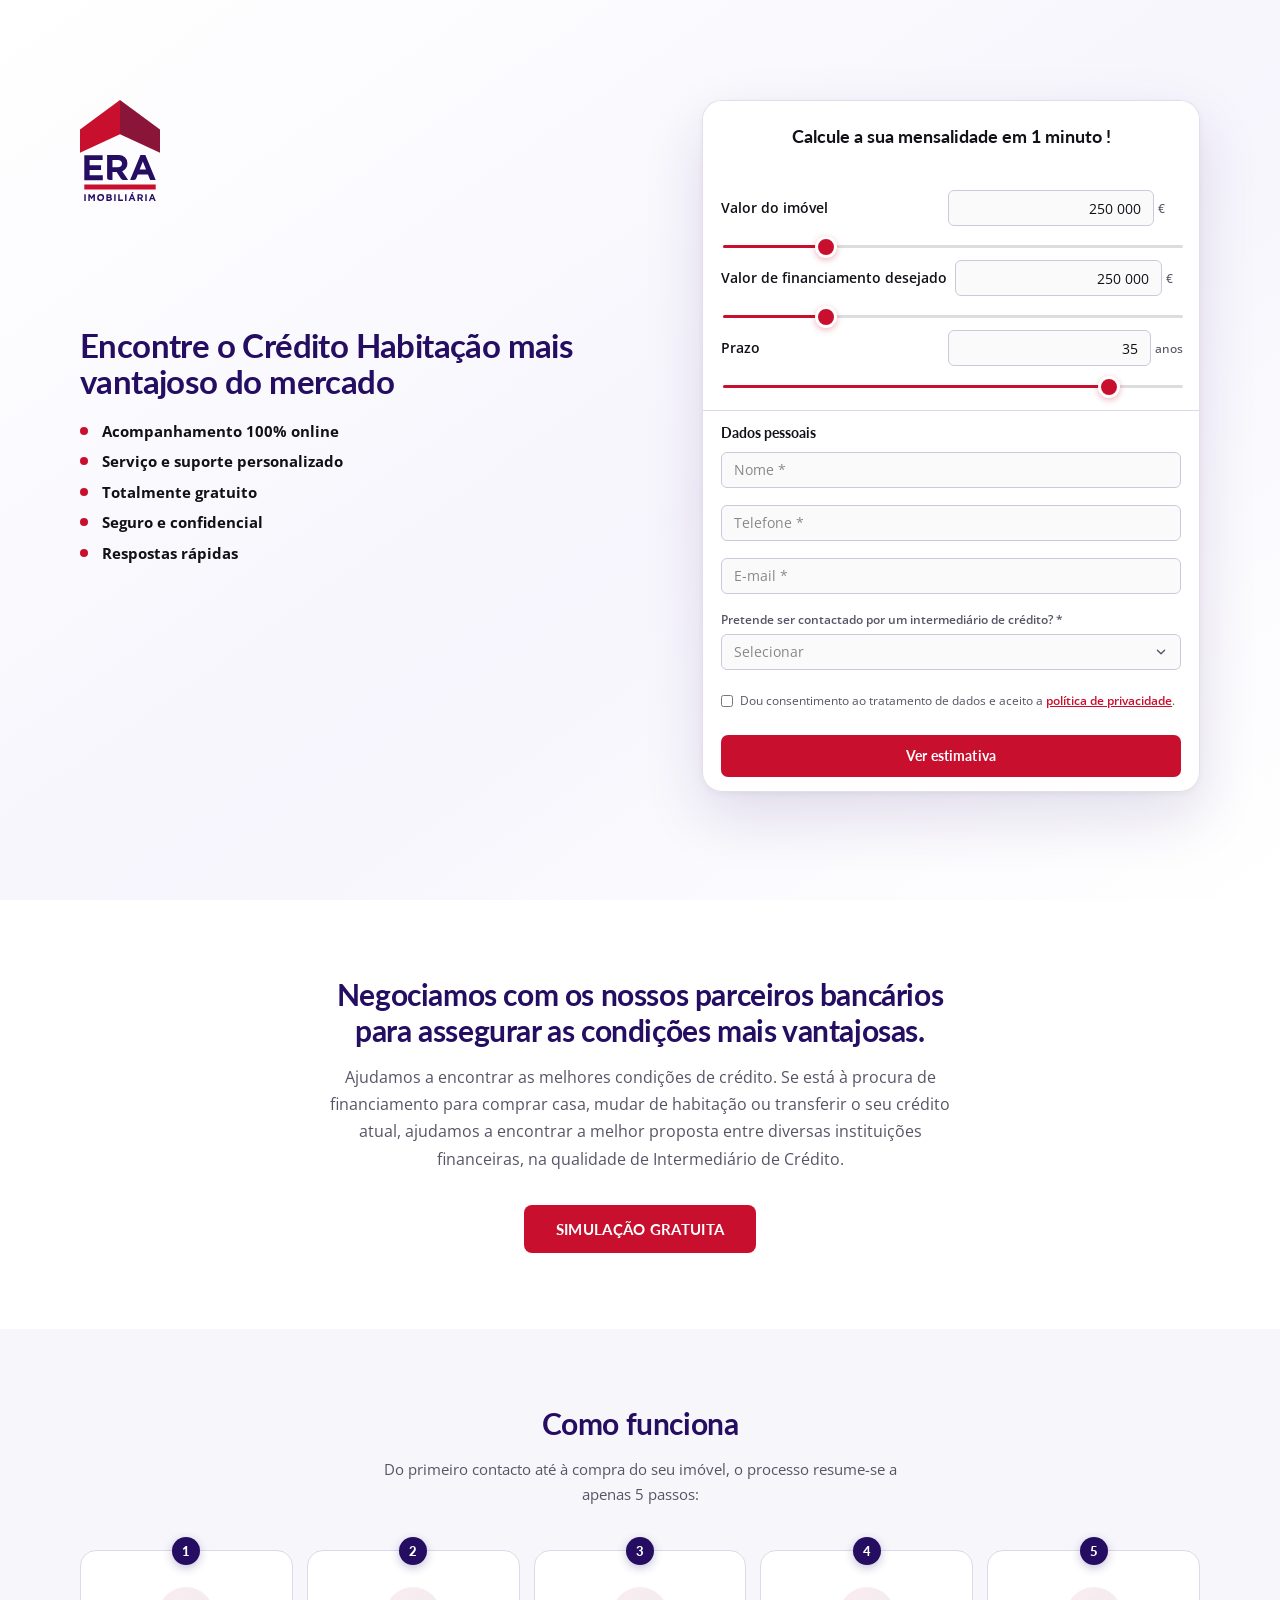
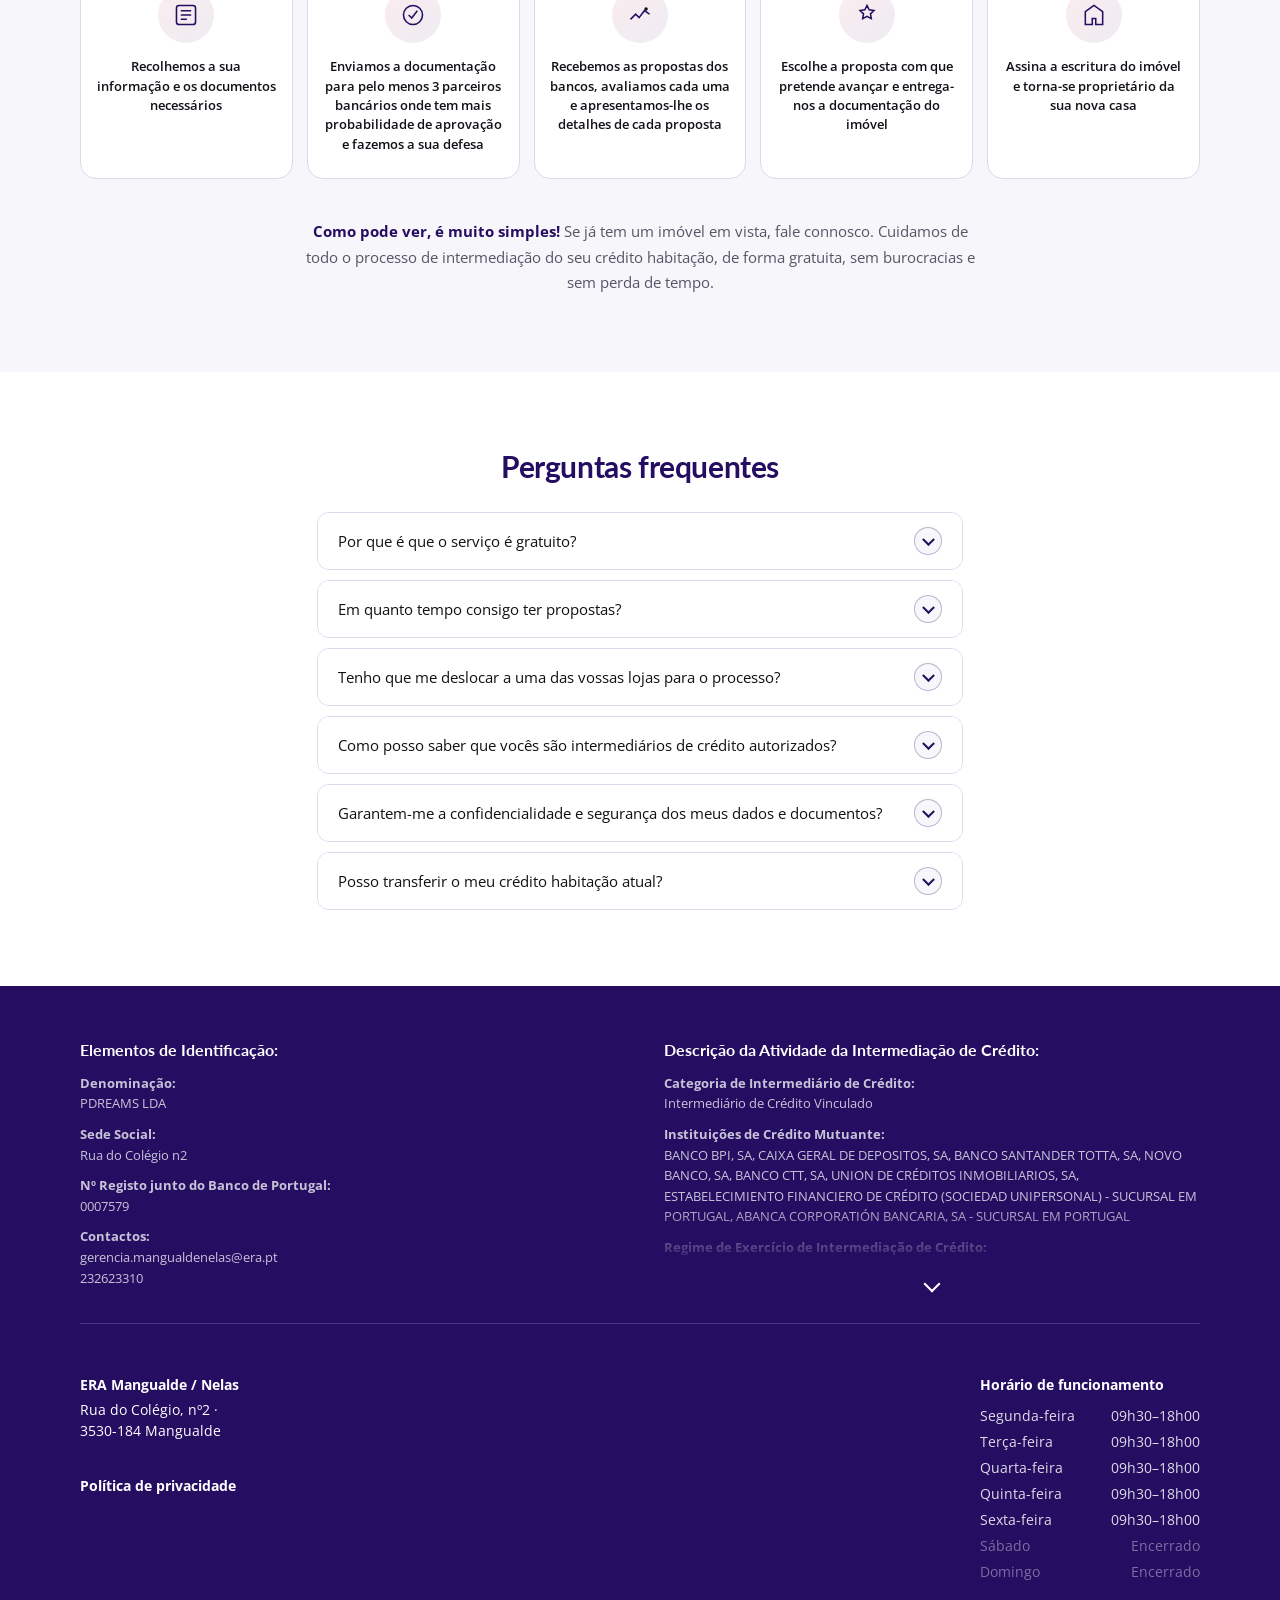
<file: habitacao/index.html>
<!DOCTYPE html>
<html lang="pt-PT">
<head>
  <meta charset="UTF-8" />
  <meta name="viewport" content="width=device-width, initial-scale=1.0" />
  <title>Crédito Habitação | ERA Mangualde / Nelas</title>
  <meta name="description" content="Encontre o Crédito Habitação mais vantajoso do mercado com a ERA Mangualde. Serviço gratuito, intermediário certificado. Receba as melhores propostas em 24 horas." />
  <meta name="robots" content="index, follow" />
  <meta property="og:title" content="Crédito Habitação | ERA Mangualde / Nelas" />
  <meta property="og:description" content="Encontre o Crédito Habitação mais vantajoso do mercado. Serviço gratuito, 100% online, intermediário certificado pelo Banco de Portugal." />
  <meta property="og:type" content="website" />
  <link rel="icon" type="image/svg+xml" href="logo.svg" />
  <link rel="preconnect" href="https://fonts.googleapis.com" />
  <link rel="preconnect" href="https://fonts.gstatic.com" crossorigin />
  <link href="https://fonts.googleapis.com/css2?family=Lato:wght@700;900&family=Open+Sans:wght@400;500;600;700&display=swap" rel="stylesheet" />
  <link rel="stylesheet" href="style.css" />

  <!-- Google Tag Manager -->
  <script>(function(w,d,s,l,i){w[l]=w[l]||[];w[l].push({'gtm.start':
  new Date().getTime(),event:'gtm.js'});var f=d.getElementsByTagName(s)[0],
  j=d.createElement(s),dl=l!='dataLayer'?'&l='+l:'';j.async=true;j.src=
  'https://www.googletagmanager.com/gtm.js?id='+i+dl;f.parentNode.insertBefore(j,f);
  })(window,document,'script','dataLayer','GTM-KTR9FM7G');</script>
  <!-- End Google Tag Manager -->

  <!-- Google tag (gtag.js) -->
  <script async src="https://www.googletagmanager.com/gtag/js?id=G-N754GLZDEM"></script>
  <script>
    window.dataLayer = window.dataLayer || [];
    function gtag(){dataLayer.push(arguments);}
    gtag('js', new Date());
    gtag('config', 'G-N754GLZDEM');
  </script>
</head>
<body>

  <!-- Google Tag Manager (noscript) -->
  <noscript><iframe src="https://www.googletagmanager.com/ns.html?id=GTM-KTR9FM7G"
  height="0" width="0" style="display:none;visibility:hidden"></iframe></noscript>
  <!-- End Google Tag Manager (noscript) -->

  
  <main>

    <!-- ===== HERO ===== -->
    <section class="hero" id="topo">
      <div class="container hero-grid">

        <!-- LEFT: content -->
        <div class="hero-content">
          <a href="index.html" class="logo-link" aria-label="ERA Mangualde">
            <img src="logo.svg" alt="ERA Mangualde" class="hero-logo" />
          </a>

          <h1>Encontre o <b>Crédito Habitação</b> mais vantajoso do mercado</h1>

          <ul class="hero-bullets">
            <li><b>Acompanhamento 100% online</b></li>
            <li><b>Serviço e suporte personalizado</b></li>
            <li><b>Totalmente gratuito</b></li>
            <li><b>Seguro e confidencial</b></li>
            <li><b>Respostas rápidas</b></li>
          </ul>


        </div>

        <!-- RIGHT: form -->
        <div class="form-card" id="formulario">

          <!-- Simulator -->
          <div class="simulator-block">
            <h2>Calcule a sua mensalidade em <span class="wizard-title-break">1 minuto !</span></h2>

            <div class="slider-group">
              <div class="slider-header">
                <label for="valor_imovel">Valor do imóvel</label>
                <div class="slider-val-wrap">
                  <input type="text" id="valor_imovel_display" class="slider-value-input" value="250 000" inputmode="numeric" />
                  <span class="slider-currency">€</span>
                </div>
              </div>
              <input type="range" id="valor_imovel" min="50000" max="1000000" step="5000" value="250000" class="era-slider" />
            </div>

            <div class="slider-group">
              <div class="slider-header">
                <label for="valor_financiar">Valor de financiamento desejado</label>
                <div class="slider-val-wrap">
                  <input type="text" id="valor_financiar_display" class="slider-value-input" value="250 000" inputmode="numeric" />
                  <span class="slider-currency">€</span>
                </div>
              </div>
              <input type="range" id="valor_financiar" min="50000" max="1000000" step="5000" value="250000" class="era-slider" />
            </div>

            <div class="slider-group">
              <div class="slider-header">
                <label for="prazo">Prazo</label>
                <div class="slider-val-wrap">
                  <input type="text" id="prazo_display" class="slider-value-input" value="35" inputmode="numeric" />
                  <span class="slider-currency">anos</span>
                </div>
              </div>
              <input type="range" id="prazo" min="5" max="40" step="1" value="35" class="era-slider" />
            </div>
          </div>

          <!-- Personal data form -->
          <div class="dados-block">
            <h3>Dados pessoais</h3>

            <form name="eramangualdehabitacao" method="POST" data-netlify="true" action="/habitacao/send.html" id="leadForm" novalidate>
              <input type="hidden" name="form-name" value="eramangualdehabitacao" />
              <input type="hidden" name="valor_imovel" id="hidden_valor_imovel" value="250000" />
              <input type="hidden" name="valor_financiar" id="hidden_valor_financiar" value="250000" />
              <input type="hidden" name="prazo" id="hidden_prazo" value="35" />
              <input type="hidden" name="gclid" id="hidden_gclid" value="" />
              <input type="hidden" name="fbclid" id="hidden_fbclid" value="" />

              <div class="form-group">
                <input type="text" id="nome" name="nome" placeholder="Nome *" required />
                <small class="error-message"></small>
              </div>

 <div class="form-group">
                <input type="tel" id="telefone" name="telefone" placeholder="Telefone *" required />
                <small class="error-message"></small>
              </div>

              <div class="form-group">
                <input type="email" id="email" name="email" placeholder="E-mail *" required />
                <small class="error-message"></small>
              </div>

              <div class="form-group contact-preference">
                <label for="pretende_contacto">Pretende ser contactado por um intermediário de crédito? *</label>
                <select id="pretende_contacto" name="pretende_contacto" required aria-describedby="pretende_contacto-error">
                  <option value="" disabled selected>Selecionar</option>
                  <option value="Sim">Sim</option>
                  <option value="Não">Não</option>
                </select>
                <small class="error-message" id="pretende_contacto-error" aria-live="polite"></small>
              </div>
              <div class="checkbox-group">
                <input type="checkbox" id="consentimento" name="consentimento" required />
                <label for="consentimento">Dou consentimento ao tratamento de dados e aceito a <a href="https://credito.marketing.era.pt/pt/era-mangualdenelas?l=962F4212-9D55-4A50-9E92-208536AF7AD4" target="_blank" rel="noopener" class="consent-link">política de privacidade</a>.</label>
              </div>
              <small class="error-message checkbox-error"></small>

              <button type="submit" class="submit-btn">Ver estimativa</button>
            </form>
          </div>

        </div>
      </div>
    </section>



    <!-- ===== ABOUT / INTRO ===== -->
    <section class="section about-section">
      <div class="container">
        <div class="about-text">
          <h2>Negociamos com os nossos parceiros bancários para assegurar as condições mais vantajosas.</h2>
          <p>Ajudamos a encontrar as melhores condições de crédito. Se está à procura de financiamento para comprar casa, mudar de habitação ou transferir o seu crédito atual, ajudamos a encontrar a melhor proposta entre diversas instituições financeiras, na qualidade de Intermediário de Crédito.</p>
          <a href="#formulario" class="primary-btn">SIMULAÇÃO GRATUITA</a>
        </div>
      </div>
    </section>

    <!-- ===== HOW IT WORKS ===== -->
    <section class="section process-section" id="processo">
      <div class="container">
        <h2>Como funciona</h2>
        <p class="section-sub">Do primeiro contacto até à compra do seu imóvel, o processo resume-se a apenas 5 passos:</p>

        <div class="steps-grid">

          <article class="step-card">
            <div class="step-num">1</div>
            <div class="step-icon">
              <svg viewBox="0 0 30 30" fill="none" stroke="currentColor" stroke-width="1.6"><rect x="4" y="4" width="22" height="22" rx="3"/><path d="M9 10h12M9 15h12M9 20h7"/></svg>
            </div>
            <h3>Recolhemos a sua informação e os documentos necessários</h3>
          </article>

          <article class="step-card">
            <div class="step-num">2</div>
            <div class="step-icon">
              <svg viewBox="0 0 30 30" fill="none" stroke="currentColor" stroke-width="1.6"><circle cx="15" cy="15" r="11"/><path d="M10 15l3.5 3.5L20 10"/></svg>
            </div>
            <h3>Enviamos a documentação para pelo menos 3 parceiros bancários onde tem mais probabilidade de aprovação e fazemos a sua defesa</h3>
          </article>

          <article class="step-card">
            <div class="step-num">3</div>
            <div class="step-icon">
              <svg viewBox="0 0 30 30" fill="none" stroke="currentColor" stroke-width="1.6"><path d="M4 20l6-6 4 4 6-8 6 4"/><circle cx="22" cy="8" r="2" fill="currentColor" stroke="none"/></svg>
            </div>
            <h3>Recebemos as propostas dos bancos, avaliamos cada uma e apresentamos-lhe os detalhes de cada proposta</h3>
          </article>

          <article class="step-card">
            <div class="step-num">4</div>
            <div class="step-icon">
              <svg viewBox="0 0 30 30" fill="none" stroke="currentColor" stroke-width="1.6"><path d="M15 4l2.5 5 5.5.8-4 3.9.94 5.47L15 16.5l-4.94 2.67L11 13.7 7 9.8l5.5-.8z"/></svg>
            </div>
            <h3>Escolhe a proposta com que pretende avançar e entrega-nos a documentação do imóvel</h3>
          </article>

          <article class="step-card">
            <div class="step-num">5</div>
            <div class="step-icon">
              <svg viewBox="0 0 30 30" fill="none" stroke="currentColor" stroke-width="1.6"><path d="M15 4L5 11v15h8v-7h4v7h8V11z"/></svg>
            </div>
            <h3>Assina a escritura do imóvel e torna-se proprietário da sua nova casa</h3>
          </article>

        </div>

        <p class="steps-cta-text"><b>Como pode ver, é muito simples!</b> Se já tem um imóvel em vista, fale connosco. Cuidamos de todo o processo de intermediação do seu crédito habitação, de forma gratuita, sem burocracias e sem perda de tempo.</p>
      </div>
    </section>

    <!-- ===== FAQ ===== -->
    <section class="section faq-section" id="faq">
      <div class="container faq-wrap">
        <h2>Perguntas frequentes</h2>

        <div class="accordion">
          <div class="faq-item">
            <button type="button" class="faq-question">Por que é que o serviço é gratuito?</button>
            <div class="faq-answer"><p>É a nossa forma de atrair mais pessoas para trabalharem connosco. Mas não se preocupe, somos remunerados, apenas não é por si. Recebemos uma comissão do banco onde for aprovado o seu crédito habitação.</p></div>
          </div>

          <div class="faq-item">
            <button type="button" class="faq-question">Em quanto tempo consigo ter propostas?</button>
            <div class="faq-answer"><p>Em 48 horas, após a recolha e confirmação de toda a sua documentação.</p></div>
          </div>

          <div class="faq-item">
            <button type="button" class="faq-question">Tenho que me deslocar a uma das vossas lojas para o processo?</button>
            <div class="faq-answer"><p>Não, o nosso serviço é feito 100% online.</p></div>
          </div>

          <div class="faq-item">
            <button type="button" class="faq-question">Como posso saber que vocês são intermediários de crédito autorizados?</button>
            <div class="faq-answer"><p>Porque somos uma entidade registada no Banco de Portugal com o nº 0007579. Pode verificar essa informação diretamente no site do Banco de Portugal.</p></div>
          </div>

          <div class="faq-item">
            <button type="button" class="faq-question">Garantem-me a confidencialidade e segurança dos meus dados e documentos?</button>
            <div class="faq-answer"><p>Quando começamos a trabalhar, assinamos um documento que salvaguarda a sua confidencialidade de dados conforme a lei do RGPD.</p></div>
          </div>

          <div class="faq-item">
            <button type="button" class="faq-question">Posso transferir o meu crédito habitação atual?</button>
            <div class="faq-answer"><p>Sim. Fazemos simulações e tratamos de todo o processo de transferência de crédito habitação para outro banco, de forma gratuita. Em muitos casos é possível reduzir significativamente a prestação mensal.</p></div>
          </div>
        </div>
      </div>
    </section>

  </main>

  <!-- ===== FOOTER ===== -->
  <footer class="footer" id="info-legal">
    <div class="container footer-grid">

      <div class="legal-two-col">
        <div class="legal-col">
          <h3>Elementos de Identificação:</h3>
          <p class="legal-text"><strong>Denominação:</strong><br>PDREAMS LDA</p>
          <p class="legal-text"><strong>Sede Social:</strong><br>Rua do Colégio n2</p>
          <p class="legal-text"><strong>Nº Registo junto do Banco de Portugal:</strong><br>0007579</p>
          <p class="legal-text"><strong>Contactos:</strong><br>gerencia.mangualdenelas@era.pt<br>232623310</p>
        </div>

        <div class="legal-col legal-fade-wrap" id="legal-fade-wrap">
          <h3>Descrição da Atividade da Intermediação de Crédito:</h3>
          <div class="legal-fade-content" id="legal-fade-content">
            <p class="legal-text"><strong>Categoria de Intermediário de Crédito:</strong><br>Intermediário de Crédito Vinculado</p>
            <p class="legal-text"><strong>Instituições de Crédito Mutuante:</strong><br>BANCO BPI, SA, CAIXA GERAL DE DEPOSITOS, SA, BANCO SANTANDER TOTTA, SA, NOVO BANCO, SA, BANCO CTT, SA, UNION DE CRÉDITOS INMOBILIARIOS, SA, ESTABELECIMIENTO FINANCIERO DE CRÉDITO (SOCIEDAD UNIPERSONAL) - SUCURSAL EM PORTUGAL, ABANCA CORPORATIÓN BANCARIA, SA - SUCURSAL EM PORTUGAL</p>
            <p class="legal-text"><strong>Regime de Exercício de Intermediação de Crédito:</strong><br>Exercício da Atividade de Intermediação de Crédito em Regime de Não Exclusividade</p>
            <p class="legal-text"><strong>Serviços de Intermediação de Crédito:</strong><br>A PDREAMS LDA está autorizada pelo Banco de Portugal a prestar os seguintes serviços de intermediação de crédito: Apresentação ou proposta de contratos de crédito a consumidores; Assistência a consumidores, mediante a realização de atos preparatórios ou de outros trabalhos de gestão pré-contratual relativamente a contratos de crédito que não tenham sido por si apresentados ou propostos.</p>
            <p class="legal-text"><strong>Garante da Responsabilidade Civil:</strong><br>Companhia de Seguros Allianz Portugal, S.A.</p>
            <p class="legal-text"><strong>Identificação do Contrato de Seguro de Responsabilidade Civil:</strong><br>207071997 • Validade 23/11/2026</p>
            <p class="legal-text"><strong>Receção e Entrega de Valores:</strong><br>A PDREAMS LDA encontra-se impedida de receber ou entregar quaisquer valores relacionados com a formação, a execução e o cumprimento antecipado dos contratos de crédito, Artº 46º nº1 do Dec. Lei nº 81-C/2017. Não estão abrangidos pela proibição a receção de fundos pelos intermediários de crédito, que lhes sejam entregues pelos mutuantes, a título de remuneração pelos serviços prestados (artºs 46º nº2 e 58º, nº1 do Dec. Lei nº 81-C/2017).</p>
            <p class="legal-text"><strong>Autoridade Supervisora da Atividade de Intermediação de Crédito:</strong><br>Banco de Portugal</p>
            <p class="legal-text">A informação relativa aos intermediários de crédito registados junto do Banco de Portugal pode ser consultada em: <a href="https://www.bportugal.pt/intermediariocreditofar/pdreams-lda">https://www.bportugal.pt/intermediariocreditofar/pdreams-lda</a></p>
            <p class="legal-text"><strong>Entidades RAL (Centros de Arbitragem):</strong><br>Centro Nacional de Informação e Arbitragem de Conflitos de Consumo (CNIACC), Centro de Informação de Consumo e Arbitragem do Porto (CICAP)</p>
          </div>
          <button type="button" class="legal-fade-toggle" id="legal-fade-toggle" aria-expanded="false" aria-controls="legal-fade-content">
            <span class="legal-fade-chevron"></span>
          </button>
        </div>
      </div>

      <div class="footer-bottom">
        <div class="footer-bottom-inner">
          <div class="footer-contact">
            <p><strong>ERA Mangualde / Nelas</strong></p>
            <p>Rua do Colégio, nº2 · <br>3530-184 Mangualde</p>
            <p class="footer-policy"><a href="https://credito.marketing.era.pt/pt/era-mangualdenelas?l=962F4212-9D55-4A50-9E92-208536AF7AD4" style="text-decoration:none">Política de privacidade</a></p>
          </div>
          <div class="footer-hours">
            <p class="footer-hours-title">Horário de funcionamento</p>
            <ul class="footer-hours-list">
              <li><span>Segunda-feira</span><span>09h30–18h00</span></li>
              <li><span>Terça-feira</span><span>09h30–18h00</span></li>
              <li><span>Quarta-feira</span><span>09h30–18h00</span></li>
              <li><span>Quinta-feira</span><span>09h30–18h00</span></li>
              <li><span>Sexta-feira</span><span>09h30–18h00</span></li>
              <li class="closed"><span>Sábado</span><span>Encerrado</span></li>
              <li class="closed"><span>Domingo</span><span>Encerrado</span></li>
            </ul>
          </div>
        </div>
      </div>

    </div>
  </footer>

  <script src="script.js" defer></script>

  <!-- Slider logic -->
  <script>
    function formatNum(n) {
      return n.toString().replace(/\B(?=(\d{3})+(?!\d))/g, '\u00a0');
    }
    function updateSliderFill(slider) {
      var min = parseFloat(slider.min);
      var max = parseFloat(slider.max);
      var val = parseFloat(slider.value);
      var pct = ((val - min) / (max - min)) * 100;
      slider.style.background =
        'linear-gradient(to right, #C8102E 0%, #C8102E ' + pct + '%, #ddd ' + pct + '%, #ddd 100%)';
    }
    function initSlider(sliderId, displayId, hiddenId) {
      var slider = document.getElementById(sliderId);
      var display = document.getElementById(displayId);
      var hidden = document.getElementById(hiddenId);
      if (!slider) return;
      var min = parseFloat(slider.min);
      var max = parseFloat(slider.max);
      var step = parseFloat(slider.step) || 1;

      // Set initial fill
      updateSliderFill(slider);

      // Slider → display
      slider.addEventListener('input', function () {
        display.value = formatNum(slider.value);
        if (hidden) hidden.value = slider.value;
        updateSliderFill(slider);
      });

      // Display → slider: select all on focus for easy editing
      display.addEventListener('focus', function () {
        display.select();
      });

      // Display → slider: update on each keystroke (only digits)
      display.addEventListener('input', function () {
        // strip non-numeric characters for parsing
        var raw = display.value.replace(/[^\d]/g, '');
        var num = parseInt(raw, 10);
        if (!isNaN(num)) {
          var clamped = Math.min(Math.max(num, min), max);
          // round to nearest step
          clamped = Math.round(clamped / step) * step;
          slider.value = clamped;
          if (hidden) hidden.value = clamped;
          updateSliderFill(slider);
        }
      });

      // Display → slider: format nicely on blur
      display.addEventListener('blur', function () {
        var raw = display.value.replace(/[^\d]/g, '');
        var num = parseInt(raw, 10);
        if (isNaN(num) || num < min) {
          slider.value = min;
        } else if (num > max) {
          slider.value = max;
        } else {
          var stepped = Math.round(num / step) * step;
          slider.value = Math.min(Math.max(stepped, min), max);
        }
        display.value = formatNum(slider.value);
        if (hidden) hidden.value = slider.value;
        updateSliderFill(slider);
      });

      // Prevent form submission on Enter inside display input
      display.addEventListener('keydown', function (e) {
        if (e.key === 'Enter') { e.preventDefault(); display.blur(); }
      });
    }
    initSlider('valor_imovel', 'valor_imovel_display', 'hidden_valor_imovel');
    initSlider('valor_financiar', 'valor_financiar_display', 'hidden_valor_financiar');
    initSlider('prazo', 'prazo_display', 'hidden_prazo');

    // O valor a financiar nunca pode ultrapassar o valor do imóvel
    // (mantém o "max" fixo em 1 000 000 nos dois sliders para a escala/posição
    // visual continuar comparável entre eles; só o valor é limitado)
    (function () {
      var imovelSlider = document.getElementById('valor_imovel');
      var imovelDisplay = document.getElementById('valor_imovel_display');
      var financiarSlider = document.getElementById('valor_financiar');
      var financiarDisplay = document.getElementById('valor_financiar_display');
      var financiarHidden = document.getElementById('hidden_valor_financiar');
      if (!imovelSlider || !financiarSlider) return;

      function setFinanciar(valor) {
        financiarSlider.value = valor;
        financiarDisplay.value = formatNum(valor);
        if (financiarHidden) financiarHidden.value = valor;
        updateSliderFill(financiarSlider);
      }

      function clampFinanciarToImovel() {
        var tetoImovel = parseFloat(imovelSlider.value);
        if (parseFloat(financiarSlider.value) > tetoImovel) {
          setFinanciar(tetoImovel);
        }
      }

      // Se o valor do imóvel descer abaixo do financiamento atual, reduz o financiamento
      imovelSlider.addEventListener('input', clampFinanciarToImovel);
      imovelDisplay.addEventListener('input', clampFinanciarToImovel);
      imovelDisplay.addEventListener('blur', clampFinanciarToImovel);

      // Impede arrastar o próprio slider de financiamento acima do valor do imóvel
      financiarSlider.addEventListener('input', function () {
        var tetoImovel = parseFloat(imovelSlider.value);
        if (parseFloat(financiarSlider.value) > tetoImovel) {
          setFinanciar(tetoImovel);
        }
      });
      financiarDisplay.addEventListener('blur', function () {
        var tetoImovel = parseFloat(imovelSlider.value);
        if (parseFloat(financiarSlider.value) > tetoImovel) {
          setFinanciar(tetoImovel);
        }
      });

      // Validação inicial
      clampFinanciarToImovel();
    })();
  </script>

  <!-- GCLID / FBCLID Capture -->
  <script>
    (function() {
      var params = new URLSearchParams(window.location.search);
      var gclid = params.get('gclid');
      var fbclid = params.get('fbclid');
      var gclidField = document.getElementById('hidden_gclid');
      var fbclidField = document.getElementById('hidden_fbclid');
      if (gclid && gclidField) gclidField.value = gclid;
      if (fbclid && fbclidField) fbclidField.value = fbclid;
    })();
  </script>

  <!-- Guarda dados do simulador para a página de agradecimento (não altera o formulário) -->
  <script>
    (function() {
      var form = document.getElementById('leadForm');
      if (!form) return;
      form.addEventListener('submit', function() {
        try {
          sessionStorage.setItem('sim_valor_financiar', document.getElementById('hidden_valor_financiar').value);
          sessionStorage.setItem('sim_prazo', document.getElementById('hidden_prazo').value);
          sessionStorage.setItem('sim_nome', document.getElementById('nome').value);
          sessionStorage.setItem('sim_telefone', document.getElementById('telefone').value);
          sessionStorage.setItem('sim_email', document.getElementById('email').value);
        } catch (e) {}
      });
    })();
  </script>

</body>
</html>
</file>
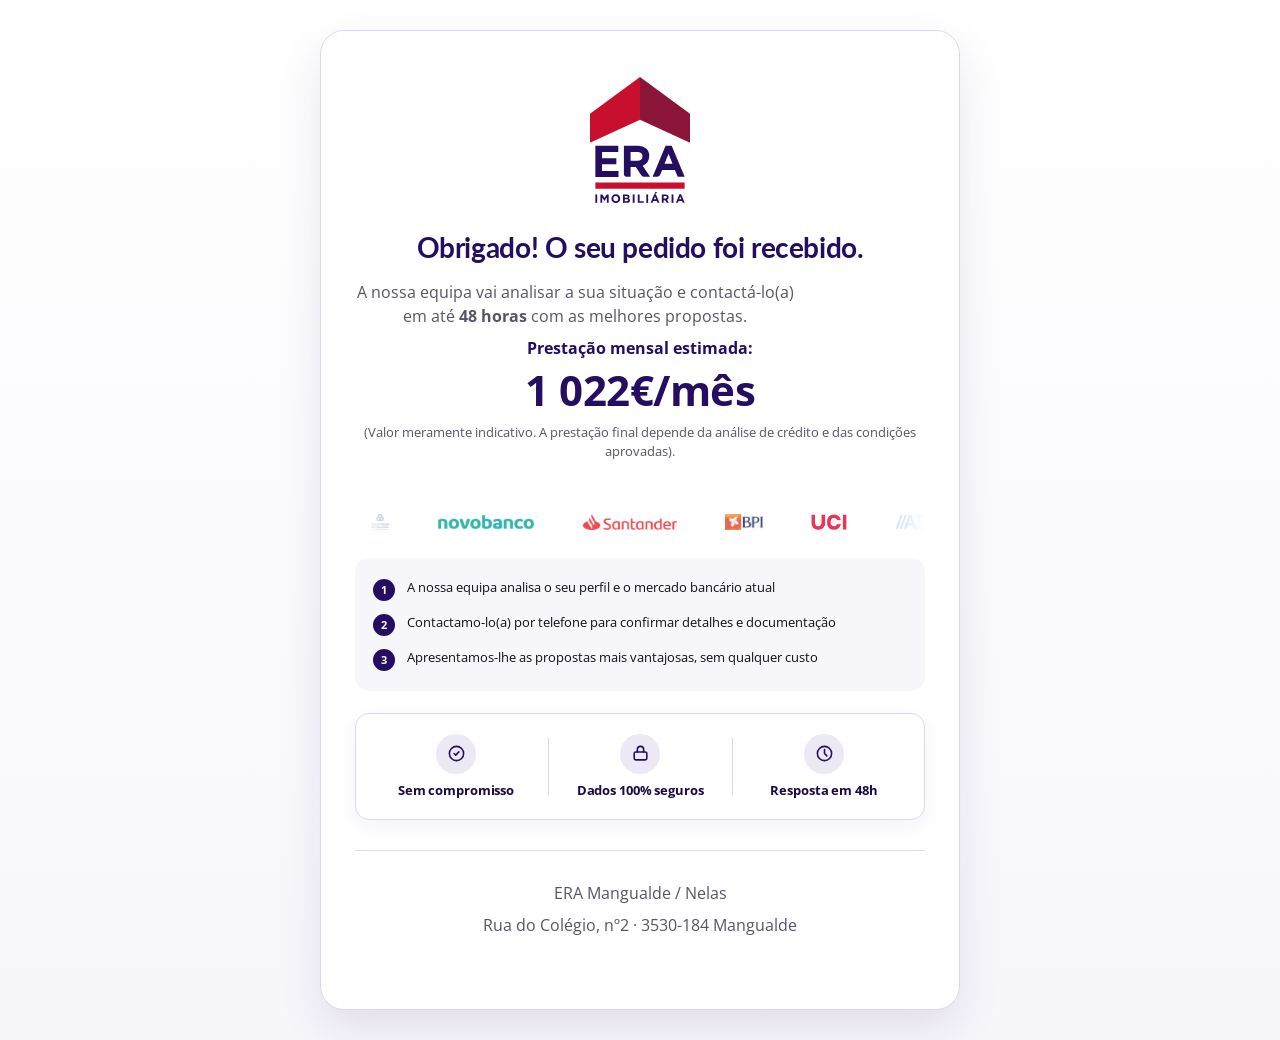
<file: habitacao-v2/out.html>
<!DOCTYPE html>
<html lang="pt-PT">
<head>
  <meta charset="UTF-8" />
  <meta name="viewport" content="width=device-width, initial-scale=1.0" />
  <title>Obrigado | ERA Mangualde / Nelas</title>
  <meta name="robots" content="noindex, follow" />
  <link rel="icon" type="image/svg+xml" href="logo.svg" />
  <link rel="preconnect" href="https://fonts.googleapis.com" />
  <link rel="preconnect" href="https://fonts.gstatic.com" crossorigin />
  <link href="https://fonts.googleapis.com/css2?family=Lato:wght@700;900&family=Open+Sans:wght@400;500;600;700&display=swap" rel="stylesheet" />
  <link rel="stylesheet" href="style.css" />

  <!-- Google Tag Manager -->
  <script>(function(w,d,s,l,i){w[l]=w[l]||[];w[l].push({'gtm.start':
  new Date().getTime(),event:'gtm.js'});var f=d.getElementsByTagName(s)[0],
  j=d.createElement(s),dl=l!='dataLayer'?'&l='+l:'';j.async=true;j.src=
  'https://www.googletagmanager.com/gtm.js?id='+i+dl;f.parentNode.insertBefore(j,f);
  })(window,document,'script','dataLayer','GTM-KTR9FM7G');</script>
  <!-- End Google Tag Manager -->

  <!-- Google tag (gtag.js) -->
  <script async src="https://www.googletagmanager.com/gtag/js?id=G-N754GLZDEM"></script>
  <script>
    window.dataLayer = window.dataLayer || [];
    function gtag(){dataLayer.push(arguments);}
    gtag('js', new Date());
    gtag('config', 'G-N754GLZDEM');
  </script>
</head>
<body class="thankyou-body">

  <!-- Google Tag Manager (noscript) -->
  <noscript><iframe src="https://www.googletagmanager.com/ns.html?id=GTM-KTR9FM7G"
  height="0" width="0" style="display:none;visibility:hidden"></iframe></noscript>
  <!-- End Google Tag Manager (noscript) -->


  <main class="thankyou-page">
    <div class="thankyou-card">
      <img src="logo.svg" alt="ERA Mangualde" class="thankyou-logo" />

      <h1 class="thankyou-title">Obrigado<span id="thankyouNome"></span>! O seu pedido foi recebido.</h1>
      <p class="thankyou-sub">A nossa equipa vai analisar a sua situação e contactá-lo(a) em até <b>48 horas</b> com as melhores propostas.</p>

      <!-- Resultado do simulador -->
      <div class="sim-result-box">
        <div class="sim-result-label">Prestação mensal estimada:</div>
        <div class="sim-result-value"><span id="simPrestacao">—</span>€/mês</div>
        <div class="sim-result-note">(Valor meramente indicativo. A prestação final depende da análise de crédito e das condições aprovadas).</div>
      </div>

      <!-- Bank logos -->
      <div class="banks-carousel-wrap">
        <div class="banks-track">
          <div class="bank-logo-item"><img src="bank-cgd.png" alt="CGD" /></div>
          <div class="bank-logo-item"><img src="bank-novobanco.png" alt="Novo Banco" /></div>
          <div class="bank-logo-item"><img src="bank-santander.png" alt="Santander" /></div>
          <div class="bank-logo-item"><img src="bank-bpi.png" alt="BPI" /></div>
          <div class="bank-logo-item"><img src="bank-uci.png" alt="UCI" /></div>
          <div class="bank-logo-item"><img src="bank-abanca.png" alt="Abanca" /></div>
          <div class="bank-logo-item"><img src="bank-cgd.png" alt="CGD" /></div>
          <div class="bank-logo-item"><img src="bank-novobanco.png" alt="Novo Banco" /></div>
          <div class="bank-logo-item"><img src="bank-santander.png" alt="Santander" /></div>
          <div class="bank-logo-item"><img src="bank-bpi.png" alt="BPI" /></div>
          <div class="bank-logo-item"><img src="bank-uci.png" alt="UCI" /></div>
          <div class="bank-logo-item"><img src="bank-abanca.png" alt="Abanca" /></div>
        </div>
      </div>

      <!-- O que acontece a seguir -->
      <div class="next-steps">
        <div class="next-step-item"><span class="next-step-num">1</span>A nossa equipa analisa o seu perfil e o mercado bancário atual</div>
        <div class="next-step-item"><span class="next-step-num">2</span>Contactamo-lo(a) por telefone para confirmar detalhes e documentação</div>
        <div class="next-step-item"><span class="next-step-num">3</span>Apresentamos-lhe as propostas mais vantajosas, sem qualquer custo</div>
      </div>

      <!-- Reassurance / trust bar -->
      <div class="trust-bar">
        <div class="trust-item">
          <span class="trust-icon"><svg viewBox="0 0 24 24" fill="none" stroke="currentColor" stroke-width="2" stroke-linecap="round" stroke-linejoin="round"><path d="M9 12l2 2 4-4"/><circle cx="12" cy="12" r="9"/></svg></span>
          <span class="trust-text">Sem compromisso</span>
        </div>
        <div class="trust-item">
          <span class="trust-icon"><svg viewBox="0 0 24 24" fill="none" stroke="currentColor" stroke-width="2" stroke-linecap="round" stroke-linejoin="round"><rect x="4" y="10" width="16" height="10" rx="2"/><path d="M8 10V7a4 4 0 018 0v3"/></svg></span>
          <span class="trust-text">Dados 100% seguros</span>
        </div>
        <div class="trust-item">
          <span class="trust-icon"><svg viewBox="0 0 24 24" fill="none" stroke="currentColor" stroke-width="2" stroke-linecap="round" stroke-linejoin="round"><circle cx="12" cy="12" r="9"/><path d="M12 7v5l3 3"/></svg></span>
          <span class="trust-text">Resposta em 48h</span>
        </div>
      </div>

      <!-- Dados de contacto -->
      <div class="thankyou-contact thankyou-contact--bottom">
        <p>ERA Mangualde / Nelas</p>
        <p>Rua do Colégio, nº2 · 3530-184 Mangualde</p>
      </div>
    </div>
  </main>

  <script>
  (function() {
    // ===== Configuração do simulador =====
    // ATENÇÃO: valores provisórios — substituir pelo spread e indexante
    // aplicáveis ao crédito habitação da ERA Mangualde/Nelas.
    var SPREAD = 0.8;       // %
    var EURIBOR_6M = 2.621; // % (valor de referência — atualizar conforme cotação diária)
    var TAN = SPREAD + EURIBOR_6M;

    function calcPrestacao(capital, prazoAnos, taxaAnualPercent) {
      var i = (taxaAnualPercent / 100) / 12;
      var n = prazoAnos * 12;
      if (i === 0) return capital / n;
      return capital * i / (1 - Math.pow(1 + i, -n));
    }
    function formatEuro(n) {
      return Math.round(n).toString().replace(/\B(?=(\d{3})+(?!\d))/g, '\u00a0');
    }

    var capital = parseFloat(sessionStorage.getItem('sim_valor_financiar')) || 250000;
    var prazo = parseFloat(sessionStorage.getItem('sim_prazo')) || 35;
    var prestacao = calcPrestacao(capital, prazo, TAN);

    document.getElementById('simPrestacao').textContent = formatEuro(prestacao);

    var nome = sessionStorage.getItem('sim_nome');
    if (nome) {
      var first = nome.trim().split(' ')[0];
      document.getElementById('thankyouNome').textContent = ', ' + first;
    }
  })();
  </script>
</body>
</html>
</file>
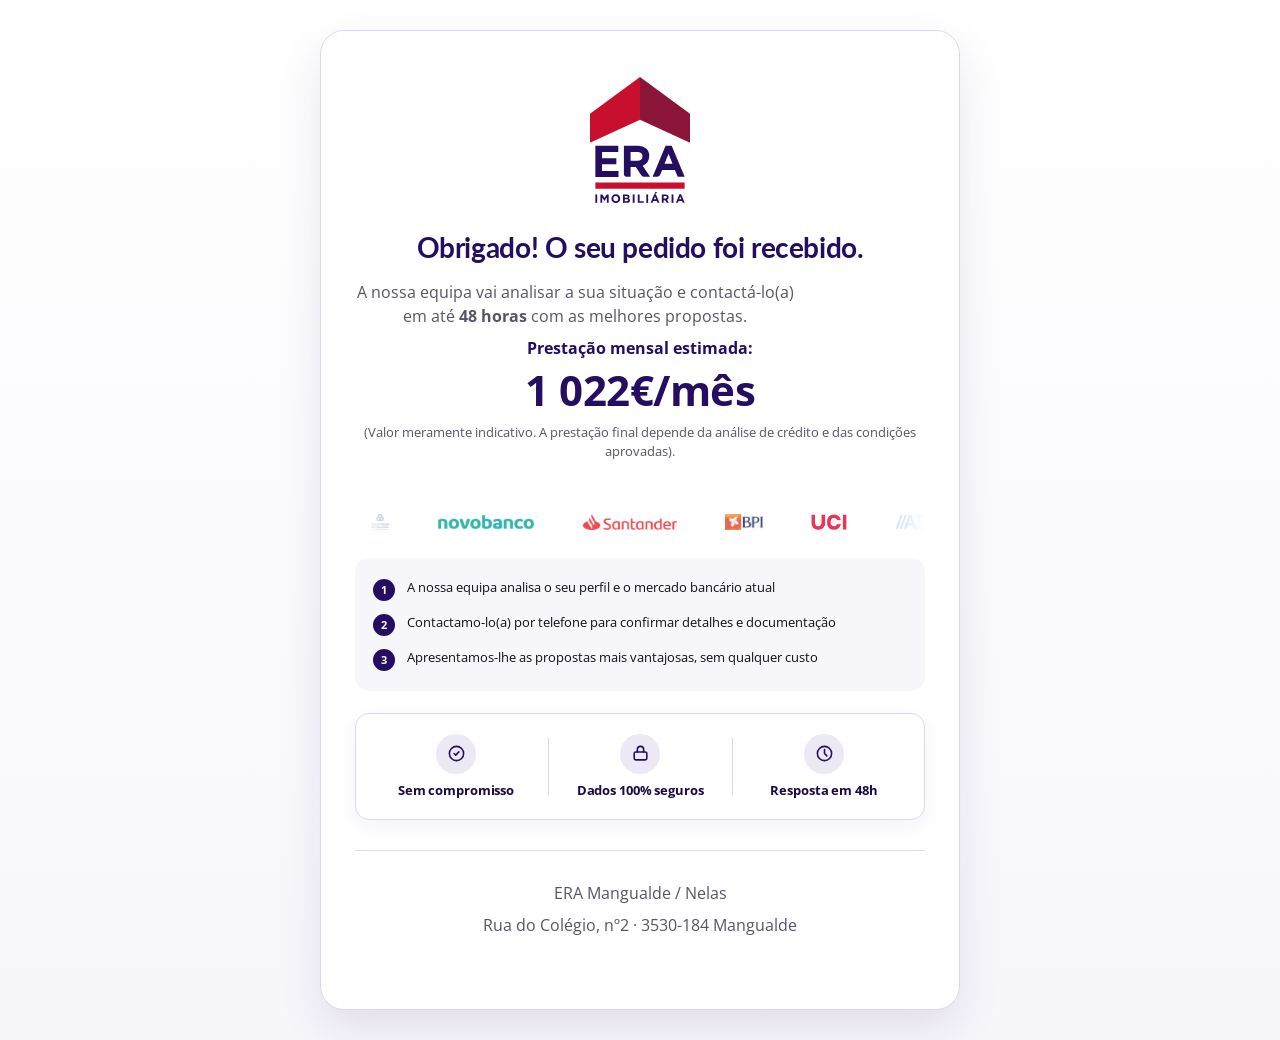
<file: habitacao-v2/send.html>
<!DOCTYPE html>
<html lang="pt-PT">
<head>
  <meta charset="UTF-8" />
  <meta name="viewport" content="width=device-width, initial-scale=1.0" />
  <title>Obrigado | ERA Mangualde / Nelas</title>
  <meta name="robots" content="noindex, follow" />
  <link rel="icon" type="image/svg+xml" href="logo.svg" />
  <link rel="preconnect" href="https://fonts.googleapis.com" />
  <link rel="preconnect" href="https://fonts.gstatic.com" crossorigin />
  <link href="https://fonts.googleapis.com/css2?family=Lato:wght@700;900&family=Open+Sans:wght@400;500;600;700&display=swap" rel="stylesheet" />
  <link rel="stylesheet" href="style.css" />

  <!-- Google Tag Manager -->
  <script>(function(w,d,s,l,i){w[l]=w[l]||[];w[l].push({'gtm.start':
  new Date().getTime(),event:'gtm.js'});var f=d.getElementsByTagName(s)[0],
  j=d.createElement(s),dl=l!='dataLayer'?'&l='+l:'';j.async=true;j.src=
  'https://www.googletagmanager.com/gtm.js?id='+i+dl;f.parentNode.insertBefore(j,f);
  })(window,document,'script','dataLayer','GTM-KTR9FM7G');</script>
  <!-- End Google Tag Manager -->

  <!-- Google tag (gtag.js) -->
  <script async src="https://www.googletagmanager.com/gtag/js?id=G-N754GLZDEM"></script>
  <script>
    window.dataLayer = window.dataLayer || [];
    function gtag(){dataLayer.push(arguments);}
    gtag('js', new Date());
    gtag('config', 'G-N754GLZDEM');
    gtag('event', 'generate_lead', { event_category: 'simulacao_habitacao', event_label: 'crm_habitacao' });
  </script>
</head>
<body class="thankyou-body">

  <!-- Google Tag Manager (noscript) -->
  <noscript><iframe src="https://www.googletagmanager.com/ns.html?id=GTM-KTR9FM7G"
  height="0" width="0" style="display:none;visibility:hidden"></iframe></noscript>
  <!-- End Google Tag Manager (noscript) -->

  <!-- Conversion event: simulação submetida -->
  <script>
    window.dataLayer = window.dataLayer || [];
    dataLayer.push({'event': 'lead_habitacao_submit'});
  </script>

  <main class="thankyou-page">
    <div class="thankyou-card">
      <img src="logo.svg" alt="ERA Mangualde" class="thankyou-logo" />

      <h1 class="thankyou-title">Obrigado<span id="thankyouNome"></span>! O seu pedido foi recebido.</h1>
      <p class="thankyou-sub">A nossa equipa vai analisar a sua situação e contactá-lo(a) em até <b>48 horas</b> com as melhores propostas.</p>

      <!-- Resultado do simulador -->
      <div class="sim-result-box">
        <div class="sim-result-label">Prestação mensal estimada:</div>
        <div class="sim-result-value"><span id="simPrestacao">—</span>€/mês</div>
        <div class="sim-result-note">(Valor meramente indicativo. A prestação final depende da análise de crédito e das condições aprovadas).</div>
      </div>

      <!-- Bank logos -->
      <div class="banks-carousel-wrap">
        <div class="banks-track">
          <div class="bank-logo-item"><img src="bank-cgd.png" alt="CGD" /></div>
          <div class="bank-logo-item"><img src="bank-novobanco.png" alt="Novo Banco" /></div>
          <div class="bank-logo-item"><img src="bank-santander.png" alt="Santander" /></div>
          <div class="bank-logo-item"><img src="bank-bpi.png" alt="BPI" /></div>
          <div class="bank-logo-item"><img src="bank-uci.png" alt="UCI" /></div>
          <div class="bank-logo-item"><img src="bank-abanca.png" alt="Abanca" /></div>
          <div class="bank-logo-item"><img src="bank-cgd.png" alt="CGD" /></div>
          <div class="bank-logo-item"><img src="bank-novobanco.png" alt="Novo Banco" /></div>
          <div class="bank-logo-item"><img src="bank-santander.png" alt="Santander" /></div>
          <div class="bank-logo-item"><img src="bank-bpi.png" alt="BPI" /></div>
          <div class="bank-logo-item"><img src="bank-uci.png" alt="UCI" /></div>
          <div class="bank-logo-item"><img src="bank-abanca.png" alt="Abanca" /></div>
        </div>
      </div>

      <!-- O que acontece a seguir -->
      <div class="next-steps">
        <div class="next-step-item"><span class="next-step-num">1</span>A nossa equipa analisa o seu perfil e o mercado bancário atual</div>
        <div class="next-step-item"><span class="next-step-num">2</span>Contactamo-lo(a) por telefone para confirmar detalhes e documentação</div>
        <div class="next-step-item"><span class="next-step-num">3</span>Apresentamos-lhe as propostas mais vantajosas, sem qualquer custo</div>
      </div>

      <!-- Reassurance / trust bar -->
      <div class="trust-bar">
        <div class="trust-item">
          <span class="trust-icon"><svg viewBox="0 0 24 24" fill="none" stroke="currentColor" stroke-width="2" stroke-linecap="round" stroke-linejoin="round"><path d="M9 12l2 2 4-4"/><circle cx="12" cy="12" r="9"/></svg></span>
          <span class="trust-text">Sem compromisso</span>
        </div>
        <div class="trust-item">
          <span class="trust-icon"><svg viewBox="0 0 24 24" fill="none" stroke="currentColor" stroke-width="2" stroke-linecap="round" stroke-linejoin="round"><rect x="4" y="10" width="16" height="10" rx="2"/><path d="M8 10V7a4 4 0 018 0v3"/></svg></span>
          <span class="trust-text">Dados 100% seguros</span>
        </div>
        <div class="trust-item">
          <span class="trust-icon"><svg viewBox="0 0 24 24" fill="none" stroke="currentColor" stroke-width="2" stroke-linecap="round" stroke-linejoin="round"><circle cx="12" cy="12" r="9"/><path d="M12 7v5l3 3"/></svg></span>
          <span class="trust-text">Resposta em 48h</span>
        </div>
      </div>

      <!-- Dados de contacto -->
      <div class="thankyou-contact thankyou-contact--bottom">
        <p>ERA Mangualde / Nelas</p>
        <p>Rua do Colégio, nº2 · 3530-184 Mangualde</p>
      </div>
    </div>
  </main>

  <script>
  (function() {
    // ===== Configuração do simulador =====
    // ATENÇÃO: valores provisórios — substituir pelo spread e indexante
    // aplicáveis ao crédito habitação da ERA Mangualde/Nelas.
    var SPREAD = 0.8;       // %
    var EURIBOR_6M = 2.621; // % (valor de referência — atualizar conforme cotação diária)
    var TAN = SPREAD + EURIBOR_6M;

    function calcPrestacao(capital, prazoAnos, taxaAnualPercent) {
      var i = (taxaAnualPercent / 100) / 12;
      var n = prazoAnos * 12;
      if (i === 0) return capital / n;
      return capital * i / (1 - Math.pow(1 + i, -n));
    }
    function formatEuro(n) {
      return Math.round(n).toString().replace(/\B(?=(\d{3})+(?!\d))/g, '\u00a0');
    }

    var capital = parseFloat(sessionStorage.getItem('sim_valor_financiar')) || 250000;
    var prazo = parseFloat(sessionStorage.getItem('sim_prazo')) || 35;
    var prestacao = calcPrestacao(capital, prazo, TAN);

    document.getElementById('simPrestacao').textContent = formatEuro(prestacao);

    var nome = sessionStorage.getItem('sim_nome');
    if (nome) {
      var first = nome.trim().split(' ')[0];
      document.getElementById('thankyouNome').textContent = ', ' + first;
    }
  })();
  </script>
</body>
</html>
</file>
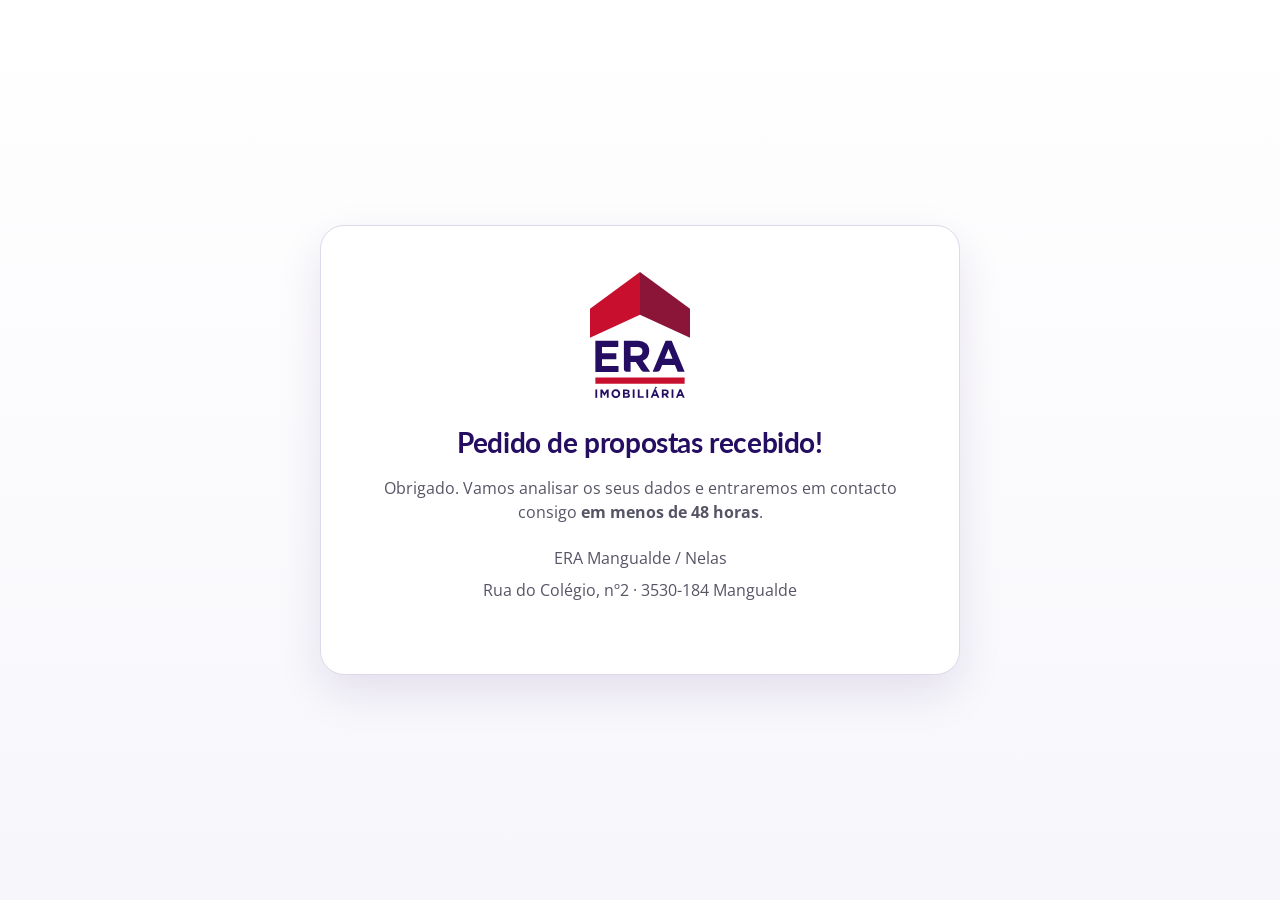
<file: habitacao/obrigado-propostas.html>
<!DOCTYPE html>
<html lang="pt-PT">
<head>
  <meta charset="UTF-8" />
  <meta name="viewport" content="width=device-width, initial-scale=1.0" />
  <title>Pedido Recebido | ERA Mangualde / Nelas</title>
  <meta name="robots" content="noindex, follow" />
  <link rel="icon" type="image/svg+xml" href="logo.svg" />
  <link rel="preconnect" href="https://fonts.googleapis.com" />
  <link rel="preconnect" href="https://fonts.gstatic.com" crossorigin />
  <link href="https://fonts.googleapis.com/css2?family=Lato:wght@700;900&family=Open+Sans:wght@400;500;600;700&display=swap" rel="stylesheet" />
  <link rel="stylesheet" href="style.css" />

  <!-- Google Tag Manager -->
  <script>(function(w,d,s,l,i){w[l]=w[l]||[];w[l].push({'gtm.start':
  new Date().getTime(),event:'gtm.js'});var f=d.getElementsByTagName(s)[0],
  j=d.createElement(s),dl=l!='dataLayer'?'&l='+l:'';j.async=true;j.src=
  'https://www.googletagmanager.com/gtm.js?id='+i+dl;f.parentNode.insertBefore(j,f);
  })(window,document,'script','dataLayer','GTM-KTR9FM7G');</script>
  <!-- End Google Tag Manager -->

  <!-- Google tag (gtag.js) -->
  <script async src="https://www.googletagmanager.com/gtag/js?id=G-N754GLZDEM"></script>
  <script>
    window.dataLayer = window.dataLayer || [];
    function gtag(){dataLayer.push(arguments);}
    gtag('js', new Date());
    gtag('config', 'G-N754GLZDEM');
    gtag('event', 'generate_lead', { event_category: 'pedido_propostas', event_label: 'crm_habitacao' });
  </script>
</head>
<body class="thankyou-body">
  <!-- Google Tag Manager (noscript) -->
  <noscript><iframe src="https://www.googletagmanager.com/ns.html?id=GTM-KTR9FM7G"
  height="0" width="0" style="display:none;visibility:hidden"></iframe></noscript>
  <!-- End Google Tag Manager (noscript) -->

  <main class="thankyou-page">
    <div class="thankyou-card">
      <img src="logo.svg" alt="ERA Mangualde" class="thankyou-logo" />
      <h1>Pedido de propostas recebido!</h1>
      <p>Obrigado. Vamos analisar os seus dados e entraremos em contacto consigo <strong>em menos de 48 horas</strong>.</p>
      <div class="thankyou-contact">
        <p>ERA Mangualde / Nelas</p>
        <p>Rua do Colégio, nº2 · 3530-184 Mangualde</p>
      </div>
    </div>
  </main>
</body>
</html>
</file>
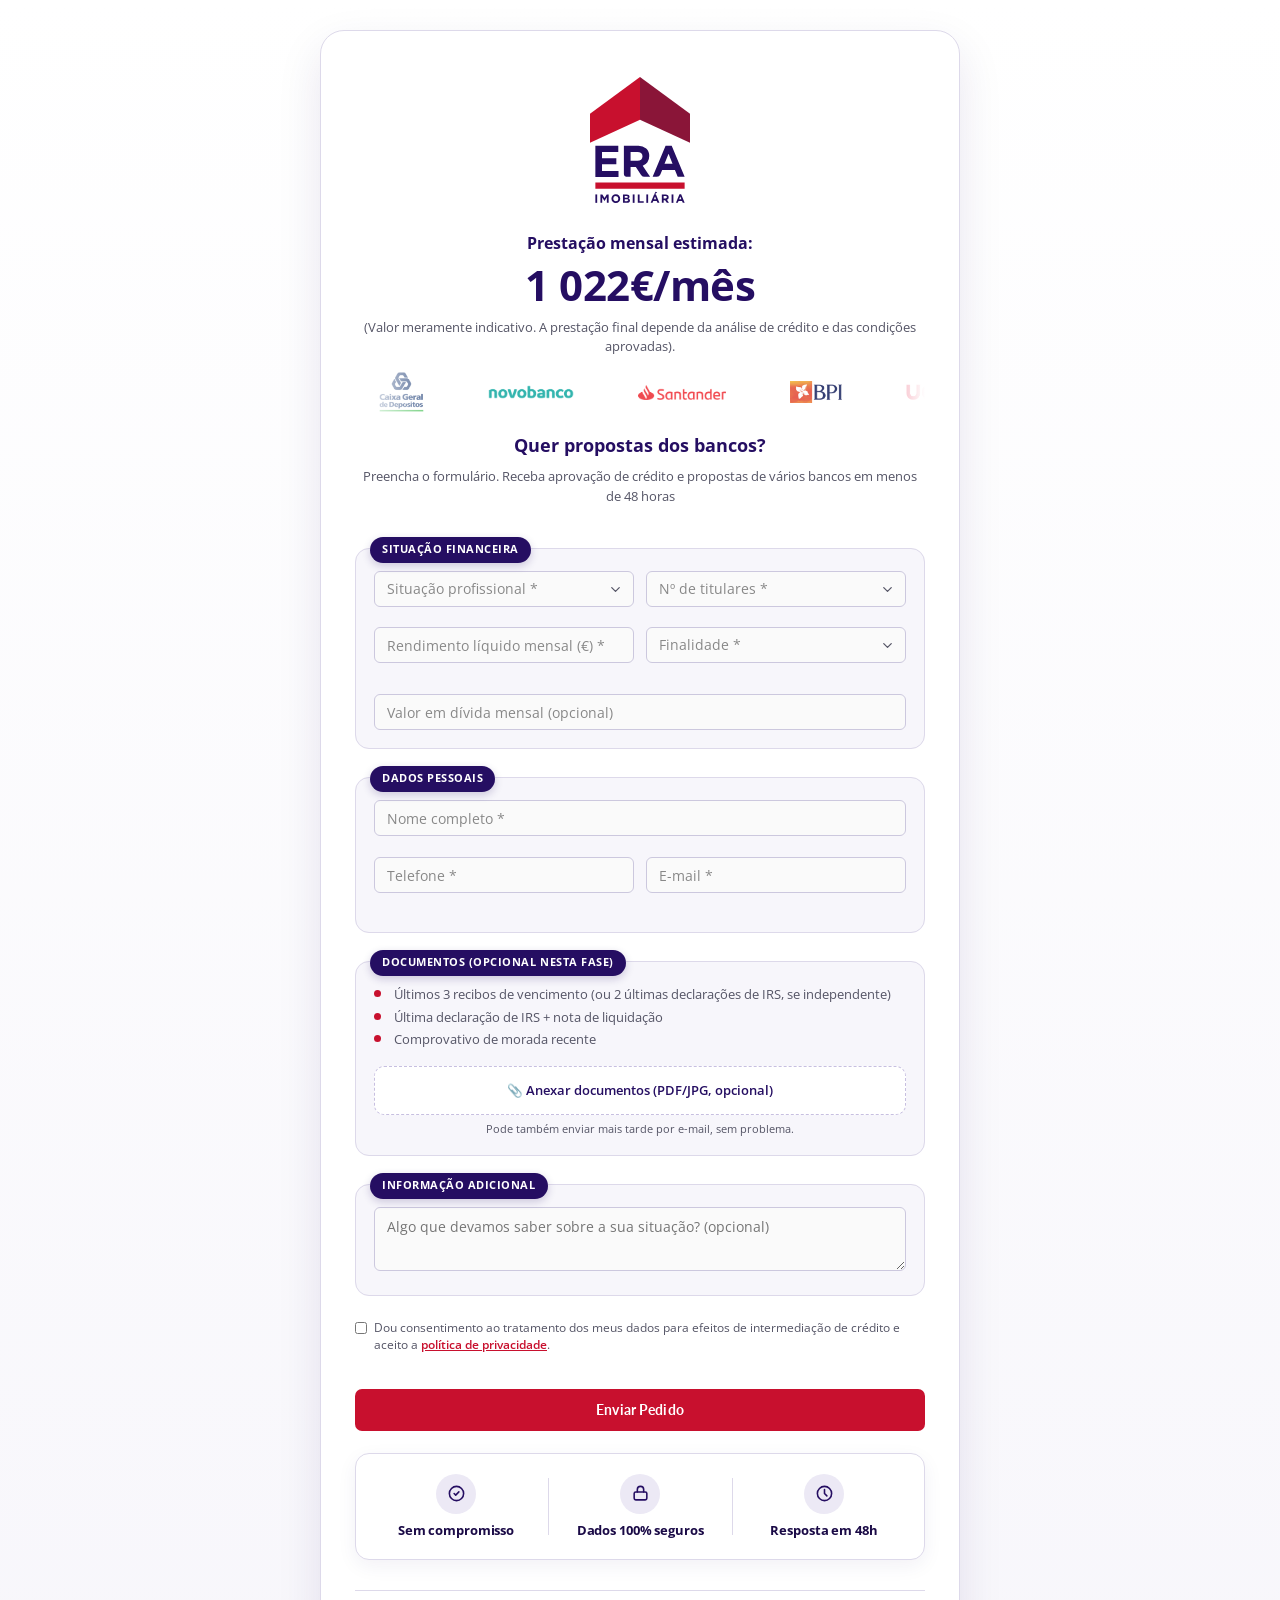
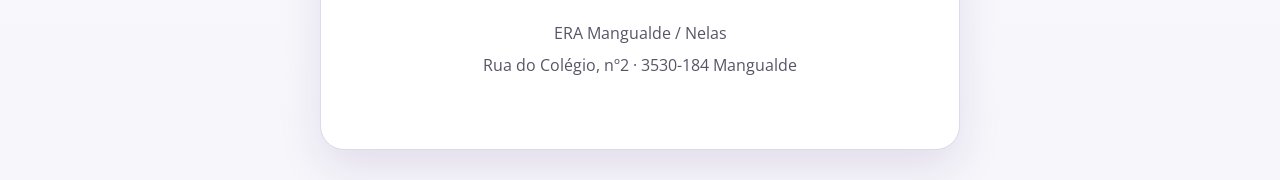
<file: habitacao/send.html>
<!DOCTYPE html>
<html lang="pt-PT">
<head>
  <meta charset="UTF-8" />
  <meta name="viewport" content="width=device-width, initial-scale=1.0" />
  <title>Obrigado | ERA Mangualde / Nelas</title>
  <meta name="robots" content="noindex, follow" />
  <link rel="icon" type="image/svg+xml" href="logo.svg" />
  <link rel="preconnect" href="https://fonts.googleapis.com" />
  <link rel="preconnect" href="https://fonts.gstatic.com" crossorigin />
  <link href="https://fonts.googleapis.com/css2?family=Lato:wght@700;900&family=Open+Sans:wght@400;500;600;700&display=swap" rel="stylesheet" />
  <link rel="stylesheet" href="style.css" />

  <!-- Google Tag Manager -->
  <script>(function(w,d,s,l,i){w[l]=w[l]||[];w[l].push({'gtm.start':
  new Date().getTime(),event:'gtm.js'});var f=d.getElementsByTagName(s)[0],
  j=d.createElement(s),dl=l!='dataLayer'?'&l='+l:'';j.async=true;j.src=
  'https://www.googletagmanager.com/gtm.js?id='+i+dl;f.parentNode.insertBefore(j,f);
  })(window,document,'script','dataLayer','GTM-KTR9FM7G');</script>
  <!-- End Google Tag Manager -->

  <!-- Google tag (gtag.js) -->
  <script async src="https://www.googletagmanager.com/gtag/js?id=G-N754GLZDEM"></script>
  <script>
    window.dataLayer = window.dataLayer || [];
    function gtag(){dataLayer.push(arguments);}
    gtag('js', new Date());
    gtag('config', 'G-N754GLZDEM');
  </script>
</head>
<body class="thankyou-body">

  <!-- Google Tag Manager (noscript) -->
  <noscript><iframe src="https://www.googletagmanager.com/ns.html?id=GTM-KTR9FM7G"
  height="0" width="0" style="display:none;visibility:hidden"></iframe></noscript>
  <!-- End Google Tag Manager (noscript) -->

  <!-- Conversion event: simulação submetida -->
  <script>
    window.dataLayer = window.dataLayer || [];
    dataLayer.push({'event': 'lead_habitacao_submit'});
  </script>

  <main class="thankyou-page">
    <div class="thankyou-card">
      <img src="logo.svg" alt="ERA Mangualde" class="thankyou-logo" />

      <!-- Resultado do simulador -->
      <div class="sim-result-box">
        <div class="sim-result-label">Prestação mensal estimada:</div>
        <div class="sim-result-value"><span id="simPrestacao">—</span>€/mês</div>
        <div class="sim-result-note">(Valor meramente indicativo. A prestação final depende da análise de crédito e das condições aprovadas).</div>
      </div>

      <!-- Formulário 2: pedido de propostas (aberto diretamente) -->
      <div class="step2-wrap active" id="step2Wrap">
        <div id="step2Form">
          <!-- Bank logos -->
          <div class="banks-carousel-wrap">
            <div class="banks-track">
              <div class="bank-logo-item"><img src="bank-cgd.png" alt="CGD" style="max-height:40px" /></div>
              <div class="bank-logo-item"><img src="bank-novobanco.png" alt="Novo Banco" style="max-height:14px" /></div>
              <div class="bank-logo-item"><img src="bank-santander.png" alt="Santander" style="max-height:15px" /></div>
              <div class="bank-logo-item"><img src="bank-bpi.png" alt="BPI" style="max-height:22px" /></div>
              <div class="bank-logo-item"><img src="bank-uci.png" alt="UCI" style="max-height:16px" /></div>
              <div class="bank-logo-item"><img src="bank-abanca.png" alt="Abanca" style="max-height:15px" /></div>
              <div class="bank-logo-item"><img src="bank-cgd.png" alt="CGD" style="max-height:40px" /></div>
              <div class="bank-logo-item"><img src="bank-novobanco.png" alt="Novo Banco" style="max-height:14px" /></div>
              <div class="bank-logo-item"><img src="bank-santander.png" alt="Santander" style="max-height:15px" /></div>
              <div class="bank-logo-item"><img src="bank-bpi.png" alt="BPI" style="max-height:22px" /></div>
              <div class="bank-logo-item"><img src="bank-uci.png" alt="UCI" style="max-height:16px" /></div>
              <div class="bank-logo-item"><img src="bank-abanca.png" alt="Abanca" style="max-height:15px" /></div>
            </div>
          </div>

          <div class="step2-title">Quer propostas dos bancos?</div>

          <p class="step2-sub">Preencha o formulário. Receba aprovação de crédito e propostas de vários bancos em menos de 48 horas</p>

          <form name="eramangualdehabitacao-propostas" id="propostasForm" method="POST" data-netlify="true" action="/habitacao/obrigado-propostas.html" novalidate>
            <input type="hidden" name="form-name" value="eramangualdehabitacao-propostas" />
            <input type="hidden" name="valor_financiar" id="p_valor_financiar" />
            <input type="hidden" name="prazo" id="p_prazo" />
            <input type="hidden" name="prestacao_estimada" id="p_prestacao" />

            <fieldset class="step2-fieldset">
              <legend>Situação financeira</legend>
              <div class="step2-row">
                <div class="form-group">
                  <select name="situacao_profissional" required>
                    <option value="" disabled selected>Situação profissional *</option>
                    <option value="Conta de outrem - efetivo">Conta de outrem — efetivo</option>
                    <option value="Conta de outrem - termo">Conta de outrem — a termo</option>
                    <option value="Recibos verdes">Trabalhador independente</option>
                    <option value="Empresario">Empresário / Sócio-gerente</option>
                    <option value="Reformado">Reformado</option>
                  </select>
                </div>
                <div class="form-group">
                  <select name="titulares" required>
                    <option value="" disabled selected>Nº de titulares *</option>
                    <option value="1">1 titular</option>
                    <option value="2">2 titulares</option>
                    <option value="3+">3 ou mais</option>
                  </select>
                </div>
              </div>
              <div class="step2-row">
                <div class="form-group">
                  <input type="text" name="rendimento_liquido" placeholder="Rendimento líquido mensal (€) *" required />
                  <small class="error-message"></small>
                </div>
                <div class="form-group">
                  <select name="finalidade" required>
                    <option value="" disabled selected>Finalidade *</option>
                    <option value="1a habitacao">1ª habitação (própria/permanente)</option>
                    <option value="2a habitacao">2ª habitação / secundária</option>
                    <option value="transferencia">Transferência de crédito</option>
                    <option value="investimento">Investimento / arrendamento</option>
                  </select>
                </div>
              </div>
              <div class="form-group">
                <input type="text" name="divida_mensal" placeholder="Valor em dívida mensal (opcional)" />
              </div>
            </fieldset>

            <fieldset class="step2-fieldset">
              <legend>Dados pessoais</legend>
              <div class="form-group">
                <input type="text" id="p_nome" name="nome" placeholder="Nome completo *" required />
                <small class="error-message"></small>
              </div>
              <div class="step2-row">
                <div class="form-group">
                  <input type="tel" id="p_telefone" name="telefone" placeholder="Telefone *" required />
                  <small class="error-message"></small>
                </div>
                <div class="form-group">
                  <input type="email" id="p_email" name="email" placeholder="E-mail *" required />
                  <small class="error-message"></small>
                </div>
              </div>
            </fieldset>

            <fieldset class="step2-fieldset">
              <legend>Documentos (opcional nesta fase)</legend>
              <ul class="step2-doc-list">
                <li>Últimos 3 recibos de vencimento (ou 2 últimas declarações de IRS, se independente)</li>
                <li>Última declaração de IRS + nota de liquidação</li>
                <li>Comprovativo de morada recente</li>
              </ul>
              <label class="step2-file-label">
                📎 Anexar documentos (PDF/JPG, opcional)
                <input type="file" name="documentos" id="p_docs" multiple accept=".pdf,.jpg,.jpeg,.png" />
              </label>
              <div class="step2-file-name" id="p_docs_name"></div>
              <div class="step2-file-hint">Pode também enviar mais tarde por e-mail, sem problema.</div>
            </fieldset>

            <fieldset class="step2-fieldset">
              <legend>Informação adicional</legend>
              <textarea class="step2-textarea" name="notas" placeholder="Algo que devamos saber sobre a sua situação? (opcional)"></textarea>
            </fieldset>

            <div class="checkbox-group">
              <input type="checkbox" id="p_consentimento" name="consentimento" required />
              <label for="p_consentimento">Dou consentimento ao tratamento dos meus dados para efeitos de intermediação de crédito e aceito a <a href="https://credito.marketing.era.pt/pt/era-mangualdenelas?l=962F4212-9D55-4A50-9E92-208536AF7AD4" target="_blank" rel="noopener" class="consent-link">política de privacidade</a>.</label>
            </div>
            <small class="error-message checkbox-error"></small>

            <button type="submit" class="submit-btn" id="p_submitBtn" style="margin-top:14px">Enviar Pedido</button>
            <div class="step2-error" id="step2ErrorMsg">Ocorreu um erro ao enviar. Tente novamente ou contacte-nos por telefone.</div>
          </form>
        </div>
      </div>

      <!-- Reassurance / trust bar -->
      <div class="trust-bar">
        <div class="trust-item">
          <span class="trust-icon"><svg viewBox="0 0 24 24" fill="none" stroke="currentColor" stroke-width="2" stroke-linecap="round" stroke-linejoin="round"><path d="M9 12l2 2 4-4"/><circle cx="12" cy="12" r="9"/></svg></span>
          <span class="trust-text">Sem compromisso</span>
        </div>
        <div class="trust-item">
          <span class="trust-icon"><svg viewBox="0 0 24 24" fill="none" stroke="currentColor" stroke-width="2" stroke-linecap="round" stroke-linejoin="round"><rect x="4" y="10" width="16" height="10" rx="2"/><path d="M8 10V7a4 4 0 018 0v3"/></svg></span>
          <span class="trust-text">Dados 100% seguros</span>
        </div>
        <div class="trust-item">
          <span class="trust-icon"><svg viewBox="0 0 24 24" fill="none" stroke="currentColor" stroke-width="2" stroke-linecap="round" stroke-linejoin="round"><circle cx="12" cy="12" r="9"/><path d="M12 7v5l3 3"/></svg></span>
          <span class="trust-text">Resposta em 48h</span>
        </div>
      </div>

      <!-- Dados de contacto -->
      <div class="thankyou-contact thankyou-contact--bottom">
        <p>ERA Mangualde / Nelas</p>
        <p>Rua do Colégio, nº2 · 3530-184 Mangualde</p>
      </div>
    </div>
  </main>

  <script>
  (function() {
    // ===== Configuração do simulador =====
    // ATENÇÃO: valores provisórios (copiados da simulação da DS) — substituir pelo
    // spread e indexante aplicáveis ao crédito habitação da ERA Mangualde/Nelas.
    var SPREAD = 0.8;       // %
    var EURIBOR_6M = 2.621; // % (valor de referência — atualizar conforme cotação diária)
    var TAN = SPREAD + EURIBOR_6M;

    function calcPrestacao(capital, prazoAnos, taxaAnualPercent) {
      var i = (taxaAnualPercent / 100) / 12;
      var n = prazoAnos * 12;
      if (i === 0) return capital / n;
      return capital * i / (1 - Math.pow(1 + i, -n));
    }
    function formatEuro(n) {
      return Math.round(n).toString().replace(/\B(?=(\d{3})+(?!\d))/g, '\u00a0');
    }

    var capital = parseFloat(sessionStorage.getItem('sim_valor_financiar')) || 250000;
    var prazo = parseFloat(sessionStorage.getItem('sim_prazo')) || 35;
    var prestacao = calcPrestacao(capital, prazo, TAN);

    document.getElementById('simPrestacao').textContent = formatEuro(prestacao);
    document.getElementById('p_valor_financiar').value = capital;
    document.getElementById('p_prazo').value = prazo;
    document.getElementById('p_prestacao').value = Math.round(prestacao);

    // Pré-preenche dados já fornecidos no 1º formulário
    var nome = sessionStorage.getItem('sim_nome');
    var telefone = sessionStorage.getItem('sim_telefone');
    var email = sessionStorage.getItem('sim_email');
    if (nome) document.getElementById('p_nome').value = nome;
    if (telefone) document.getElementById('p_telefone').value = telefone;
    if (email) document.getElementById('p_email').value = email;

    // Mostra o nome do(s) ficheiro(s) selecionado(s)
    var docsInput = document.getElementById('p_docs');
    if (docsInput) {
      docsInput.addEventListener('change', function() {
        var files = this.files;
        var nameEl = document.getElementById('p_docs_name');
        if (files.length === 0) { nameEl.textContent = ''; return; }
        nameEl.textContent = files.length === 1
          ? files[0].name
          : files.length + ' ficheiros selecionados';
      });
    }

    // ===== Validação e submissão do 2º formulário =====
    var form = document.getElementById('propostasForm');
    form.querySelectorAll('input, select, textarea').forEach(function(field) {
      field.addEventListener('input', function() {
        var group = field.closest('.form-group, .checkbox-group');
        if (group) group.classList.remove('error');
      });
      field.addEventListener('change', function() {
        var group = field.closest('.form-group, .checkbox-group');
        if (group) group.classList.remove('error');
      });
    });

    form.addEventListener('submit', function(e) {
      form.querySelectorAll('.form-group.error, .checkbox-group.error').forEach(function(el) {
        el.classList.remove('error');
      });
      document.getElementById('step2ErrorMsg').style.display = 'none';

      var required = form.querySelectorAll('[required]');
      var valid = true;
      required.forEach(function(field) {
        if ((field.type === 'checkbox' && !field.checked) || (field.type !== 'checkbox' && !field.value.trim())) {
          valid = false;
          var group = field.closest('.form-group, .checkbox-group');
          if (group) group.classList.add('error');
        }
      });
      if (!valid) {
        e.preventDefault();
        document.getElementById('step2ErrorMsg').textContent = 'Por favor preencha todos os campos obrigatórios.';
        document.getElementById('step2ErrorMsg').style.display = 'block';
        return;
      }

      var submitBtn = document.getElementById('p_submitBtn');
      submitBtn.disabled = true;
      submitBtn.textContent = 'A enviar...';
    });
  })();
  </script>
</body>
</html>
</file>
<file: habitacao-v2/style.css>
:root {
  --primary: #250e62;
  --primary-dark: #1a0a46;
  --accent: #C8102E;
  --accent-dark: #a50d26;
  --soft: #ece9f5;
  --text: #111118;
  --muted: #555566;
  --border: #ddd9ea;
  --light: #f7f6fb;
  --white: #ffffff;
  --shadow: 0 18px 45px rgba(37,14,98,.10);
  --radius: 20px;
}

* { box-sizing: border-box }
html { scroll-behavior: smooth }
body {
  margin: 0;
  font-family: "Open Sans", Arial, sans-serif;
  color: var(--text);
  background: #fff;
  line-height: 1.5;
}
a { color: var(--primary) }
img { max-width: 100%; display: block }
h1, h2, h3 { font-family: "Lato", Arial, sans-serif; margin: 0; color: var(--text) }
.container { width: min(1120px, calc(100% - 40px)); margin: 0 auto }

/* ===== HERO ===== */
.hero {
  min-height: 100vh;
  display: flex;
  align-items: center;
  padding: 28px 0 36px;
  background:
    linear-gradient(
      to bottom right,
      rgba(255,255,255,0.90) 0%,
      rgba(245,243,252,0.85) 55%,
      rgba(255,255,255,0.78) 100%
    ),
    url('https://images.unsplash.com/photo-1560518883-ce09059eeffa?w=1600&auto=format&fit=crop') center 40% / cover no-repeat;
  position: relative;
  overflow: hidden;
}
.hero-grid {
  display: grid;
  grid-template-columns: 1.05fr .95fr;
  gap: 72px;
  align-items: start;
  position: relative;
  z-index: 1;
}
.logo-link { display: inline-block; margin-bottom: 120px }
.hero-logo { width: 80px; height: auto }

h1 {
  font-size: clamp(28px, 2.6vw, 38px);
  line-height: 1.1;
  letter-spacing: -.6px;
  max-width: 520px;
  color: var(--primary);
}
h1 b { color: var(--primary) }

.hero-bullets {
  list-style: none;
  margin: 20px 0 0;
  padding: 0;
  display: flex;
  flex-direction: column;
  gap: 8px;
}
.hero-bullets li {
  font-size: 15px;
  color: var(--muted);
  padding-left: 22px;
  position: relative;
}
.hero-bullets li::before {
  content: '';
  position: absolute;
  left: 0;
  top: 7px;
  width: 8px;
  height: 8px;
  border-radius: 50%;
  background: var(--accent);
}

.hero-bullets li b { font-weight: 700; color: var(--text) }

/* ===== FORM CARD ===== */
.form-card {
  background: rgba(255,255,255,.96);
  backdrop-filter: blur(12px);
  -webkit-backdrop-filter: blur(12px);
  border: 1px solid rgba(37,14,98,.13);
  border-radius: var(--radius);
  box-shadow: 0 24px 60px rgba(37,14,98,.13), 0 2px 8px rgba(0,0,0,.05);
  overflow: hidden;
}

/* Simulator block */
.simulator-block {
  padding: 0 3px;
  background: #fff;
}
.simulator-block h2 {
  font-size: 18px;
  font-weight: 700;
  color: var(--text);
  margin-bottom: 40px;
  margin-top: 10px;
  text-align: center;
}

.slider-group { margin-bottom: 6px }
.slider-header {
  display: flex;
  align-items: center;
  justify-content: space-between;
  gap: 8px;
  margin-bottom: 4px;
}
.slider-header label {
  font-size: 13.5px;
  font-weight: 600;
  color: var(--text);
  white-space: nowrap;
  flex-shrink: 0;
}
/* Fixed-width wrapper so all 3 value boxes are identical */
.slider-val-wrap {
  display: flex;
  align-items: center;
  gap: 4px;
  flex-shrink: 0;
}
.slider-value-input {
  width: 72px;
  height: 24px;
  border: 1px solid var(--border);
  border-radius: 4px;
  background: var(--light);
  padding: 0 6px;
  font: 600 11.5px "Open Sans", sans-serif;
  color: var(--text);
  text-align: right;
  outline: none;
  cursor: text;
  transition: border-color 0.15s, box-shadow 0.15s;
}
.slider-value-input:focus {
  border-color: #C8102E;
  box-shadow: 0 0 0 2px rgba(200, 16, 46, 0.15);
  background: #fff;
}
.slider-currency {
  font-size: 11.5px;
  color: var(--muted);
  font-weight: 500;
  width: 26px;
  text-align: left;
}

/* ERA Slider */
.era-slider {
  -webkit-appearance: none;
  appearance: none;
  width: 100%;
  height: 3px;
  border-radius: 2px;
  outline: none;
  cursor: pointer;
}
.era-slider::-webkit-slider-thumb {
  -webkit-appearance: none;
  appearance: none;
  width: 22px;
  height: 22px;
  border-radius: 50%;
  background: var(--accent);
  cursor: pointer;
  box-shadow: 0 2px 6px rgba(200,16,46,.30);
  border: 3px solid #fff;
}
.era-slider::-moz-range-thumb {
  width: 22px;
  height: 22px;
  border-radius: 50%;
  background: var(--accent);
  cursor: pointer;
  box-shadow: 0 2px 6px rgba(200,16,46,.30);
  border: 3px solid #fff;
}

.sim-legal { display: none }
.powered-by { display: none }

/* Personal data form */
.dados-block {
  padding: 12px 18px 14px;
}
.dados-block h3 {
  font-size: 13.5px;
  font-weight: 700;
  color: var(--text);
  margin-bottom: 8px;
}

form { display: grid; gap: 6px }
.form-group { display: grid; gap: 2px; margin-bottom: 10px }
[hidden] { display: none !important }

input[type="text"],
input[type="email"],
input[type="tel"] {
  width: 100%;
  height: 36px;
  border: 1px solid #ccc8de;
  border-radius: 6px;
  background: #fafafa;
  padding: 0 12px;
  font: 400 14px "Open Sans", sans-serif;
  color: var(--text);
  outline: none;
  transition: border-color .15s, box-shadow .15s;
}
input[type="text"]::placeholder,
input[type="email"]::placeholder,
input[type="tel"]::placeholder {
  color: #888;
  font-size: 13.5px;
}
input[type="text"]:focus,
input[type="email"]:focus,
input[type="tel"]:focus {
  border-color: var(--primary);
  box-shadow: 0 0 0 2px rgba(37,14,98,.10);
  background: #fff;
}

/* Checkbox */
.checkbox-group {
  display: grid;
  grid-template-columns: 13px 1fr;
  gap: 6px;
  align-items: start;
  margin-top: 2px;
}
.checkbox-group input[type="checkbox"] {
  width: 12px;
  height: 12px;
  margin: 2px 0 0;
  padding: 0;
  accent-color: var(--accent);
}
.checkbox-group label {
  font-weight: 400;
  font-size: 12px;
  line-height: 1.4;
  color: var(--muted);
}
.consent-link { color: var(--accent); font-weight: 600 }
.error-message { min-height: 11px; font-size: 10.5px; color: #b42318; margin-top: -2px }
.form-group.error input { border-color: #b42318 }
.checkbox-error { font-size: 10.5px; color: #b42318 }

/* Submit button */
.submit-btn {
  display: flex;
  align-items: center;
  justify-content: center;
  width: 100%;
  height: 42px;
  border: 0;
  border-radius: 7px;
  background: var(--accent);
  color: #fff;
  font: 700 13.5px "Lato", Arial, sans-serif;
  cursor: pointer;
  transition: background .2s, transform .15s;
  margin-top: 4px;
  letter-spacing: .01em;
}
.submit-btn:hover { background: var(--accent-dark); transform: translateY(-1px) }
.submit-btn:disabled { opacity: .7; cursor: not-allowed; transform: none }

.primary-btn {
  display: inline-flex;
  align-items: center;
  justify-content: center;
  height: 48px;
  padding: 0 32px;
  border: 0;
  border-radius: 8px;
  background: var(--accent);
  color: #fff;
  text-decoration: none;
  font: 700 15px "Lato", Arial, sans-serif;
  cursor: pointer;
  transition: background .2s, transform .15s;
  letter-spacing: .02em;
  margin-top: 28px;
}
.primary-btn:hover { background: var(--accent-dark); transform: translateY(-1px) }

/* ===== WIZARD MULTISTEP ===== */
.wizard-head { padding: 30px 18px 0 }
.wizard-title {
  text-align: center;
  font-size: 18px;
  font-weight: 700;
  color: var(--text);
  letter-spacing: -.2px;
  margin: 0 0 26px;
  line-height: 1.3;
}
.wizard-progress { padding: 0 }
.wizard-progress-bar {
  width: 100%;
  height: 5px;
  border-radius: 3px;
  background: var(--soft);
  overflow: hidden;
}
.wizard-progress-fill {
  height: 100%;
  width: 14.2857%;
  background: var(--accent);
  border-radius: 3px;
  transition: width .3s ease;
}
.wizard-step-label {
  margin-top: 6px;
  font-size: 11px;
  font-weight: 600;
  color: var(--muted);
  letter-spacing: .02em;
}

#leadForm { display: block }
.wizard-step { display: none; padding: 16px 18px 4px; animation: wizardFade .25s ease }
.wizard-step.active { display: block }
@keyframes wizardFade { from { opacity: 0; transform: translateY(6px) } to { opacity: 1; transform: translateY(0) } }

.wizard-q {
  font-size: 17px;
  font-weight: 700;
  color: var(--text);
  margin-bottom: 14px;
  line-height: 1.25;
}
.wizard-field-label {
  font-size: 13.5px;
  font-weight: 600;
  color: var(--text);
  margin: 4px 0 8px;
}
.wizard-row { display: grid; grid-template-columns: 1fr 1fr; gap: 12px; align-items: start }
.wizard-row .form-group { margin: 0 }
.field-label {
  display: block;
  font-size: 12px;
  font-weight: 600;
  color: var(--muted);
  line-height: 1.35;
  margin-bottom: 5px;
}

/* Card-style options (single choice, grid) — cartões com ícone circular */
.option-grid {
  display: grid;
  grid-template-columns: 1fr 1fr;
  gap: 12px;
  margin-bottom: 4px;
}
.option-grid.two-col { grid-template-columns: 1fr 1fr }
.option-grid.three-col { grid-template-columns: 1fr 1fr 1fr }
.option-grid--1col, .option-list { grid-template-columns: 1fr; display: grid; gap: 10px; margin-bottom: 4px }

.option-card {
  position: relative;
  display: flex;
  align-items: center;
  gap: 12px;
  text-align: left;
  padding: 16px 14px;
  border: 1.5px solid var(--border);
  border-radius: 14px;
  background: #fff;
  cursor: pointer;
  font: 600 13.5px "Open Sans", sans-serif;
  color: var(--text);
  line-height: 1.28;
  transition: border-color .16s, background .16s, box-shadow .16s, transform .1s;
}
.option-card:active { transform: scale(.98) }
.option-card input[type="radio"] { position: absolute; opacity: 0; width: 0; height: 0; margin: 0 }
.option-text { flex: 1; min-width: 0 }
.option-card .option-title { display: block; font-size: 14px; font-weight: 700; color: var(--text) }
.option-card .option-sub { display: block; font-weight: 400; color: var(--muted); font-size: 12px; margin-top: 1px }
.option-grid:not(.option-grid--1col) .option-text { text-align: center }
.option-card:hover { border-color: var(--accent); background: var(--light); box-shadow: 0 6px 16px rgba(37,14,98,.08) }
.option-card:has(input:checked) {
  border-color: var(--accent);
  background: #fdeef0;
  box-shadow: 0 0 0 2px rgba(200,16,46,.14);
}

/* Ícone circular */
.option-icon {
  width: 42px;
  height: 42px;
  border-radius: 50%;
  background: rgba(37,14,98,.08);
  display: flex;
  align-items: center;
  justify-content: center;
  flex-shrink: 0;
  transition: background .16s;
}
.option-icon svg { width: 21px; height: 21px; stroke: var(--primary) }
.option-card:has(input:checked) .option-icon { background: var(--accent) }
.option-card:has(input:checked) .option-icon svg { stroke: #fff }

/* Grelhas de 2 colunas: cartões quadrados (ícone em cima, texto centrado) */
.option-grid:not(.option-grid--1col) .option-card {
  flex-direction: column;
  justify-content: center;
  text-align: center;
  gap: 10px;
  min-height: 128px;
  padding: 20px 12px;
}
.option-grid:not(.option-grid--1col) .option-icon { width: 46px; height: 46px }
.option-grid:not(.option-grid--1col) .option-icon svg { width: 23px; height: 23px }

/* Cartões em linha (lista de uma coluna) */
.option-list .option-card,
.option-grid--1col .option-card { grid-column: 1 / -1 }

/* Grelha compacta (situação profissional, sim/não) */
.option-grid--compact { gap: 7px }
.option-grid--compact .option-card {
  padding: 8px 8px;
  gap: 7px;
  font-size: 11.5px;
  min-height: 0;
  border-radius: 10px;
}
.option-grid--compact .option-icon { width: 26px; height: 26px }
.option-grid--compact .option-icon svg { width: 13px; height: 13px }
.option-grid--compact .option-title { font-size: 11.5px; line-height: 1.2 }

.titular2-wrap { margin-top: 10px; padding-top: 10px; border-top: 1px dashed var(--border) }
.titular2-title { font-size: 12.5px; font-weight: 700; color: var(--primary); margin: 0 0 8px }

/* Cartões Sim/Não — estreitos e compridos, a ocupar a largura da linha */
.option-grid--simnao {
  display: grid;
  grid-template-columns: 1fr 1fr;
  gap: 10px;
  margin-bottom: 4px;
}
.option-grid--simnao .option-card {
  flex-direction: row;
  justify-content: center;
  text-align: center;
  gap: 10px;
  min-height: 0;
  padding: 12px 10px;
}
.option-grid--simnao .option-icon { width: 32px; height: 32px }
.option-grid--simnao .option-icon svg { width: 16px; height: 16px }
.option-grid--simnao .option-title { font-size: 13.5px }

/* Último passo — mais espaçoso */
.wizard-step--spacious { padding-top: 26px; padding-bottom: 14px }
.wizard-step--spacious .wizard-q { margin-bottom: 24px }
.wizard-step--spacious .form-group { margin-bottom: 10px }
.wizard-step--spacious input[type="text"],
.wizard-step--spacious input[type="tel"],
.wizard-step--spacious input[type="email"] { height: 46px; font-size: 14.5px }
.wizard-step--spacious .checkbox-group { margin-top: 12px }

select {
  width: 100%;
  height: 36px;
  box-sizing: border-box;
  border: 1px solid #ccc8de;
  border-radius: 6px;
  background-color: #fafafa;
  padding: 0 30px 0 12px;
  font: 400 14px "Open Sans", sans-serif;
  color: var(--text);
  outline: none;
  -webkit-appearance: none;
  -moz-appearance: none;
  appearance: none;
  background-image: url("data:image/svg+xml;charset=UTF-8,%3csvg xmlns='http://www.w3.org/2000/svg' viewBox='0 0 20 20' fill='%23555566'%3e%3cpath fill-rule='evenodd' d='M5.23 7.21a.75.75 0 011.06.02L10 11.168l3.71-3.938a.75.75 0 111.08 1.04l-4.25 4.5a.75.75 0 01-1.08 0l-4.25-4.5a.75.75 0 01.02-1.06z' clip-rule='evenodd'/%3e%3c/svg%3e");
  background-repeat: no-repeat;
  background-position: right 10px center;
  background-size: 15px;
  transition: border-color .15s, box-shadow .15s;
}
select:focus { border-color: var(--primary); box-shadow: 0 0 0 2px rgba(37,14,98,.10); background-color: #fff }
input[type="number"] {
  width: 100%;
  height: 36px;
  border: 1px solid #ccc8de;
  border-radius: 6px;
  background: #fafafa;
  padding: 0 12px;
  font: 400 14px "Open Sans", sans-serif;
  color: var(--text);
  outline: none;
  transition: border-color .15s, box-shadow .15s;
}
input[type="number"]::placeholder { color: #888; font-size: 13.5px }
input[type="number"]:focus { border-color: var(--primary); box-shadow: 0 0 0 2px rgba(37,14,98,.10); background: #fff }

/* Nav buttons */
.wizard-nav { display: flex; gap: 10px; padding: 12px 18px 18px }
.wizard-back-btn {
  flex: 0 0 auto;
  height: 42px;
  padding: 0 18px;
  border: 1.5px solid var(--border);
  border-radius: 7px;
  background: #fff;
  color: var(--muted);
  font: 700 13.5px "Lato", Arial, sans-serif;
  cursor: pointer;
  transition: border-color .15s, color .15s;
}
.wizard-back-btn:hover { border-color: var(--primary); color: var(--primary) }
.wizard-back-btn[hidden] { display: none }
.wizard-next-btn {
  flex: 1;
  height: 42px;
  border: 0;
  border-radius: 7px;
  background: var(--accent);
  color: #fff;
  font: 700 13.5px "Lato", Arial, sans-serif;
  cursor: pointer;
  transition: background .2s, transform .15s;
  letter-spacing: .01em;
}
.wizard-next-btn:hover { background: var(--accent-dark); transform: translateY(-1px) }
.wizard-nav .submit-btn { flex: 1; margin-top: 0 }

/* ===== TRUST BAR ===== */
.trust-bar {
  background: linear-gradient(135deg, var(--primary) 0%, #3d1a8a 100%);
  padding: 40px 0;
}
.trust-bar-grid {
  display: grid;
  grid-template-columns: repeat(4, 1fr);
  gap: 1px;
  background: rgba(255,255,255,.12);
  border-radius: 16px;
  overflow: hidden;
}
.trust-item {
  display: flex;
  flex-direction: column;
  align-items: center;
  text-align: center;
  gap: 12px;
  padding: 28px 20px;
  background: rgba(255,255,255,.06);
  transition: background .2s;
}
.trust-item:hover { background: rgba(255,255,255,.12) }
.trust-icon-wrap {
  width: 48px;
  height: 48px;
  border-radius: 50%;
  background: rgba(255,255,255,.14);
  display: flex;
  align-items: center;
  justify-content: center;
  flex-shrink: 0;
}
.trust-icon-wrap svg { width: 22px; height: 22px; color: #fff }
.trust-item-text strong {
  display: block;
  font-family: "Lato", sans-serif;
  font-size: 13.5px;
  font-weight: 900;
  color: #fff;
  letter-spacing: .04em;
  line-height: 1.3;
}
.trust-item-text span {
  display: block;
  font-size: 12px;
  color: rgba(255,255,255,.65);
  margin-top: 3px;
  line-height: 1.4;
}
.trust-sep { display: none }

/* ===== ABOUT ===== */
.section { padding: 76px 0 }
.section h2 {
  font-size: 30px;
  line-height: 1.2;
  letter-spacing: -.4px;
  margin-bottom: 16px;
  color: var(--primary);
}
.about-section { background: #fff }
.about-text {
  max-width: 640px;
  margin: 0 auto;
  text-align: center;
}
.about-text h2 { text-align: center }
.about-text p {
  font-size: 16px;
  line-height: 1.7;
  color: var(--muted);
  margin: 0 0 4px;
}

/* ===== PROCESS ===== */
.process-section { background: var(--light) }
.process-section h2 { text-align: center }
.section-sub {
  font-size: 15px;
  color: var(--muted);
  margin: 0 auto 44px;
  line-height: 1.65;
  max-width: 560px;
  text-align: center;
}
.steps-grid {
  display: grid;
  grid-template-columns: repeat(5, 1fr);
  gap: 14px;
  margin-bottom: 40px;
}
.step-card {
  background: #fff;
  border: 1px solid var(--border);
  border-radius: 16px;
  padding: 36px 14px 24px;
  text-align: center;
  position: relative;
  transition: box-shadow .2s, transform .2s;
  display: flex;
  flex-direction: column;
  align-items: center;
}
.step-card:hover {
  box-shadow: 0 12px 32px rgba(37,14,98,.10);
  transform: translateY(-3px);
}
.step-num {
  position: absolute;
  top: -14px;
  left: 50%;
  transform: translateX(-50%);
  width: 28px;
  height: 28px;
  border-radius: 50%;
  background: var(--primary);
  color: #fff;
  font-family: "Lato", sans-serif;
  font-weight: 900;
  font-size: 13px;
  display: flex;
  align-items: center;
  justify-content: center;
  box-shadow: 0 3px 10px rgba(37,14,98,.25);
}
.step-icon {
  width: 56px;
  height: 56px;
  border-radius: 50%;
  background: linear-gradient(135deg, rgba(200,16,46,.08) 0%, rgba(37,14,98,.08) 100%);
  display: flex;
  align-items: center;
  justify-content: center;
  margin: 0 auto 14px;
  flex-shrink: 0;
}
.step-icon svg { width: 26px; height: 26px; stroke: var(--primary); stroke-width: 1.8 }
.step-card h3 {
  font-family: "Open Sans", sans-serif;
  font-size: 12.5px;
  font-weight: 600;
  line-height: 1.55;
  color: var(--text);
  margin: 0;
}
.steps-cta-text {
  font-size: 15px;
  color: var(--muted);
  line-height: 1.7;
  margin: 0 auto;
  text-align: center;
  max-width: 680px;
}
.steps-cta-text b { color: var(--primary) }

/* ===== FAQ ===== */
.faq-section { background: #fff }
.faq-wrap { max-width: 646px; margin: 0 auto }
.faq-section h2 { text-align: center }
.accordion { display: grid; gap: 10px; margin-top: 28px }
.faq-item {
  border: 1px solid var(--border);
  border-radius: 12px;
  background: #fff;
  overflow: hidden;
}
.faq-question {
  width: 100%;
  border: 0;
  background: #fff;
  text-align: left;
  padding: 18px 62px 18px 20px;
  font: 400 15px "Open Sans", sans-serif;
  color: #111;
  cursor: pointer;
  position: relative;
  white-space: normal;
}
.faq-question::after {
  content: "";
  position: absolute;
  right: 20px;
  top: 50%;
  width: 26px;
  height: 26px;
  border: 1px solid rgba(37,14,98,.28);
  border-radius: 50%;
  transform: translateY(-50%);
  background: var(--light);
}
.faq-question::before {
  content: "";
  position: absolute;
  right: 29px;
  top: 50%;
  width: 7px;
  height: 7px;
  border-right: 2px solid var(--primary);
  border-bottom: 2px solid var(--primary);
  transform: translateY(-65%) rotate(45deg);
  z-index: 1;
  transition: transform .2s ease;
}
.faq-item.active .faq-question::before { transform: translateY(-35%) rotate(225deg) }
.faq-answer { max-height: 0; overflow: hidden; transition: max-height .25s ease }
.faq-answer p {
  padding: 0 20px 18px;
  font-size: 15px;
  line-height: 1.55;
  font-weight: 400;
  color: var(--muted);
  margin: 0;
}

/* ===== FOOTER ===== */
.footer { background: var(--primary); color: #fff; padding: 52px 0; font-size: 14px }
.footer-grid { display: block }
.footer h3 { color: #fff; font-size: 16px; margin: 0 0 12px; font-weight: 700 }
.footer a { color: #fff }
.legal-text { font-size: 12.5px; line-height: 1.65; color: rgba(255,255,255,.75); margin: 0 0 10px; width: 100% }
.legal-two-col { display: grid; grid-template-columns: 1fr 1fr; gap: 48px; margin-bottom: 24px; padding-bottom: 24px; border-bottom: 1px solid rgba(255,255,255,.16) }
.legal-col { min-width: 0 }
.legal-fade-wrap { position: relative }
.legal-fade-content { max-height: 190px; overflow: hidden; position: relative; transition: max-height .3s ease }
.legal-fade-wrap::after {
  content: "";
  position: absolute;
  left: 0; right: 0; bottom: 34px;
  height: 60px;
  background: linear-gradient(to bottom, rgba(37,14,98,0), var(--primary));
  pointer-events: none;
  transition: opacity .2s ease;
}
.legal-fade-wrap.expanded .legal-fade-content { max-height: 2000px }
.legal-fade-wrap.expanded::after { opacity: 0 }
.legal-fade-toggle {
  display: flex;
  align-items: center;
  justify-content: center;
  width: 100%;
  margin-top: 6px;
  padding: 8px 0;
  background: none;
  border: 0;
  cursor: pointer;
}
.legal-fade-chevron {
  width: 12px; height: 12px;
  border-right: 2px solid #fff;
  border-bottom: 2px solid #fff;
  transform: rotate(45deg);
  transition: transform .2s ease;
}
.legal-fade-wrap.expanded .legal-fade-chevron { transform: rotate(225deg) }
.footer-bottom { display: block; margin-top: 28px; padding-top: 22px }
.footer-bottom-inner { display: flex; flex-direction: row; justify-content: space-between; align-items: flex-start; gap: 32px; flex-wrap: wrap }
.footer-contact { display: flex; flex-direction: column; gap: 4px }
.footer-contact p { margin: 0; color: #fff }
.footer-policy { margin-top: 30px !important }
.footer-hours { min-width: 220px }
.footer-hours-title { font-weight: 700; font-size: 14px; color: #fff; margin: 0 0 10px }
.footer-hours-list { list-style: none; margin: 0; padding: 0; display: flex; flex-direction: column; gap: 5px }
.footer-hours-list li { display: flex; justify-content: space-between; gap: 24px; font-size: 14px; color: rgba(255,255,255,.85) }
.footer-hours-list li.closed { color: rgba(255,255,255,.4) }
.footer-policy a { font-weight: 700 }

/* ===== THANK YOU ===== */
.thankyou-body { background: linear-gradient(180deg, #fff 0%, var(--light) 100%) }
.thankyou-page { min-height: 100vh; display: flex; align-items: center; justify-content: center; padding: 30px }
.thankyou-card {
  width: min(720px, 100%);
  background: #fff;
  border: 1px solid var(--border);
  border-radius: 24px;
  box-shadow: var(--shadow);
  text-align: center;
  padding: 46px 34px;
}
.thankyou-logo { width: 100px; margin: 0 auto 28px }
.thankyou-card h1 { font-size: 28px; line-height: 1.2; letter-spacing: -.4px; margin-bottom: 16px; color: var(--primary); max-width: 100%; text-align: center }
.thankyou-card p { color: var(--muted); margin: 8px 0 }
.thankyou-contact { margin: 22px 0 26px }
.back-link { font-weight: 800; text-decoration: none; color: var(--accent) }

/* ===== RESPONSIVE ===== */
@media (max-width: 1050px) {
  .hero { min-height: auto; padding: 34px 0 54px }
  .hero-grid { grid-template-columns: 1fr; gap: 34px }
  .logo-link { margin-bottom: 80px }
  .trust-bar-grid { grid-template-columns: repeat(2, 1fr) }
  .steps-grid { grid-template-columns: repeat(3, 1fr) }
}

@media (max-width: 720px) {
  /* ── Layout base ── */
  .container { width: min(100% - 24px, 1120px) }

  /* ── Hero ── */
  .hero { padding: 22px 0 36px; min-height: auto }
  .hero-grid { gap: 24px }
  .logo-link { margin-bottom: 84px }
  .hero-logo { width: 68px }
  h1 { font-size: 28px; letter-spacing: -.3px; line-height: 1.2 }
  .hero-bullets { gap: 6px; margin-top: 14px }
  .hero-bullets li { font-size: 13.5px }

  /* ── Form card ── */
  .form-card { border-radius: 14px }
  .simulator-block { padding: 0 }
  .simulator-block h2 { font-size: 18px; margin-bottom: 30px; margin-top: 12px }
  .dados-block { padding: 16px 14px 18px }
  .dados-block h3 { font-size: 14px; margin-bottom: 12px }

  /* Slider header: label left wraps naturally, value+unit always pinned right */
  .slider-header {
    display: flex;
    align-items: center;
    justify-content: space-between;
    flex-wrap: nowrap;
    gap: 6px;
    margin-bottom: 6px;
  }
  .slider-header label {
    font-size: 12.5px;
    white-space: normal;
    line-height: 1.3;
    flex: 1 1 0;
    min-width: 0;
  }
  .slider-val-wrap {
    flex-shrink: 0;
    flex-grow: 0;
  }
  .slider-value-input {
    width: 100px !important;
    height: 22px;
    font-size: 16px !important;
    font-weight: 600;
    padding: 0 5px;
  }
  .slider-currency { font-size: 11px; width: 24px }
  .slider-group { margin-bottom: 10px }

  /* Form inputs — 16px mínimo para o iOS Safari não fazer zoom automático ao focar */
  .form-group { margin-bottom: 10px }
  .form-group input {
    font-size: 16px;
    padding: 12px 14px;
    border-radius: 10px;
  }
  select { font-size: 16px }
  .wizard-step--spacious input[type="text"],
  .wizard-step--spacious input[type="tel"],
  .wizard-step--spacious input[type="email"] {
    font-size: 16px;
  }
  .submit-btn {
    font-size: 14px;
    padding: 14px 16px;
    border-radius: 10px;
  }
  .checkbox-group label { font-size: 12px; line-height: 1.4 }

  /* ── Trust bar ── */
  .trust-bar-grid { grid-template-columns: repeat(2, 1fr); gap: 10px }
  .trust-item { padding: 16px 10px }
  .trust-icon-wrap { width: 38px; height: 38px }
  .trust-icon-wrap svg { width: 17px; height: 17px }
  .trust-item-text strong { font-size: 11.5px }
  .trust-item-text span { font-size: 10.5px }

  /* ── Sections ── */
  .section { padding: 44px 0 }
  .section h2 { font-size: 22px; letter-spacing: -.2px; text-align: center }
  .section-sub { font-size: 14px; text-align: center }

  /* ── About ── */
  .about-text { text-align: center }
  .about-text h2 { font-size: 20px }
  .about-text p { font-size: 14px; line-height: 1.6 }
  .primary-btn { display: flex; width: fit-content; margin: 28px auto 0 }

  /* ── Steps ── */
  .steps-grid { grid-template-columns: 1fr 1fr; gap: 18px; padding-top: 16px; justify-items: center }
  .step-card:last-child { grid-column: 1 / -1; max-width: 50% }
  .step-card { padding: 28px 10px 16px }
  .step-card h3 { font-size: 11.5px; line-height: 1.5; text-align: center }
  .step-icon { width: 46px; height: 46px; margin-bottom: 10px }
  .step-icon svg { width: 22px; height: 22px }
  .step-num { width: 24px; height: 24px; font-size: 11px }
  .steps-cta-text { font-size: 13.5px; text-align: center }

  /* ── FAQ ── */
  .faq-question { font-size: 14px; padding: 15px 52px 15px 16px; line-height: 1.4 }
  .faq-answer p { font-size: 13.5px; padding: 0 16px 16px }

  /* ── Footer ── */
  .footer { padding: 36px 0 }
  .footer h3 { font-size: 14px; text-align: center }
  .legal-text { font-size: 11px; line-height: 1.6; text-align: center }
  .legal-two-col { grid-template-columns: 1fr; gap: 28px }
  .footer-bottom-inner { flex-direction: column; align-items: center; gap: 20px }
  .footer-contact { align-items: center; text-align: center }
  .footer-contact p { font-size: 13px }
  .footer-policy { text-align: center; margin-top: 10px !important }
  .footer-hours { text-align: center; min-width: unset; width: 100% }
  .footer-hours-title { font-size: 13px }
  .footer-hours-list li { justify-content: center; gap: 16px; font-size: 13px }

  /* ── Thank you ── */
  .thankyou-card { padding: 32px 18px }
  .thankyou-card h1 { font-size: 22px; max-width: 100%; text-align: center }
}
/* ===== BANK LOGOS CAROUSEL ===== */
.banks-carousel-wrap {
  margin-top: 48px;
  overflow: hidden;
  position: relative;
  width: 100%;
}
.banks-carousel-wrap::before,
.banks-carousel-wrap::after {
  content: '';
  position: absolute;
  top: 0; bottom: 0;
  width: 80px;
  z-index: 2;
  pointer-events: none;
}
.banks-carousel-wrap::before { left: 0; background: linear-gradient(to right, #fff, transparent); }
.banks-carousel-wrap::after  { right: 0; background: linear-gradient(to left, #fff, transparent); }

.banks-track {
  display: flex;
  gap: 16px;
  width: max-content;
  animation: scrollBanks 28s linear infinite;
}
.banks-track:hover { animation-play-state: paused; }

@keyframes scrollBanks {
  from { transform: translateX(0); }
  to   { transform: translateX(-50%); }
}

.bank-logo-item {
  display: flex;
  align-items: center;
  justify-content: center;
  height: 24px;
  padding: 0 16px;
  flex-shrink: 0;
  opacity: 0.8;
  transition: opacity .25s;
}
.bank-logo-item:hover { opacity: 1; }
.bank-logo-item img { display: block; max-height: 16px; width: auto; }

@media (max-width: 600px) {
  .bank-logo-item { height: 30px; padding: 0 12px; width: auto; }
  .bank-logo-item img { width: auto; max-height: 20px; transform: none; }
  .banks-carousel-wrap::before,
  .banks-carousel-wrap::after { width: 40px; }
}

/* ===== THANK YOU — SIMULATOR RESULT ===== */
.thankyou-card { max-width: 640px }
.thankyou-title { font-size: 26px }
.thankyou-sub { max-width: 440px; margin-left: auto; margin-right: auto; text-align: center }

.next-steps {
  display: grid;
  gap: 12px;
  margin: 24px 0 4px;
  padding: 20px 18px;
  background: var(--light);
  border-radius: 14px;
  text-align: left;
}
.next-step-item {
  display: flex;
  align-items: flex-start;
  gap: 12px;
  font-size: 13px;
  color: var(--text);
  line-height: 1.45;
}
.next-step-num {
  flex-shrink: 0;
  width: 22px;
  height: 22px;
  border-radius: 50%;
  background: var(--primary);
  color: #fff;
  font-size: 11px;
  font-weight: 700;
  display: flex;
  align-items: center;
  justify-content: center;
  margin-top: 1px;
}

.sim-result-box { margin: 0 0 10px; padding: 0; text-align: center; }
.sim-result-label { font-size: 16px; font-weight: 700; color: var(--primary); margin-bottom: 6px; }
.sim-result-value { font-size: 42px; font-weight: 700; line-height: 1.15; color: var(--primary); letter-spacing: -.5px; }
.sim-result-note { font-size: 12.5px; color: var(--muted); margin-top: 10px }

/* ===== STEP 2 FORM (pedido de propostas) ===== */
.step2-wrap { margin-top: 6px; padding-top: 0; text-align: left }
.step2-title { font-size: 18px; font-weight: 700; color: var(--primary); margin-bottom: 4px; text-align: center }
.step2-sub { font-size: 13px; color: var(--muted); text-align: center; margin-bottom: 0; padding-bottom: 34px }
#step2Form .banks-carousel-wrap { margin-top: 0; padding-top: 6px; padding-bottom: 20px }
#step2Form .bank-logo-item { height: 40px }

.step2-fieldset {
  position: relative;
  margin: 0 0 22px;
  padding: 22px 18px 18px;
  border: 1px solid var(--border);
  border-radius: 14px;
  background: var(--light);
  min-width: 0;
}
.step2-fieldset:last-of-type { margin-bottom: 16px }
.step2-fieldset .form-group,
.step2-fieldset .step2-row:last-child,
.step2-fieldset > .form-group:last-child { margin-bottom: 0 }
.step2-fieldset legend {
  position: absolute;
  top: -12px;
  left: 14px;
  background: var(--primary);
  color: #fff;
  font-size: 10.5px;
  font-weight: 700;
  text-transform: uppercase;
  letter-spacing: .05em;
  margin: 0;
  padding: 5px 12px;
  border-radius: 20px;
  box-shadow: 0 3px 8px rgba(37,14,98,.20);
}
.step2-row { display: grid; grid-template-columns: 1fr 1fr; gap: 10px 12px; margin-bottom: 10px }
.step2-fieldset .form-group { margin-bottom: 10px }

.step2-wrap select {
  width: 100%;
  height: 36px;
  border: 1px solid #ccc8de;
  border-radius: 6px;
  background: #fafafa url("data:image/svg+xml;utf8,<svg xmlns='http://www.w3.org/2000/svg' viewBox='0 0 24 24' fill='none' stroke='%23555566' stroke-width='2' stroke-linecap='round' stroke-linejoin='round'><polyline points='6 9 12 15 18 9'/></svg>") no-repeat right 10px center;
  background-size: 15px;
  padding: 0 32px 0 12px;
  font: 400 13.5px "Open Sans", sans-serif;
  color: var(--text);
  appearance: none;
  -webkit-appearance: none;
  cursor: pointer;
  transition: border-color .15s, box-shadow .15s;
}
.step2-wrap select:invalid { color: #888 }
.step2-wrap select:focus { outline: none; border-color: var(--primary); box-shadow: 0 0 0 2px rgba(37,14,98,.10); background-color: #fff }

.step2-file-label {
  display: flex; align-items: center; justify-content: center; gap: 8px;
  width: 100%; padding: 15px 12px; border: 1.5px dashed #c7bfe0; border-radius: 10px;
  font: 600 12.5px "Open Sans", sans-serif; color: var(--primary); background: #fff;
  cursor: pointer; text-align: center; transition: border-color .15s, background .15s;
}
.step2-file-label:hover { border-color: var(--primary); background: var(--soft) }
.step2-file-label input { display: none }
.step2-file-hint { font-size: 11px; color: var(--muted); margin-top: 6px; text-align: center }
.step2-file-name { font-size: 11.5px; color: var(--primary); font-weight: 600; margin-top: 6px; text-align: center; word-break: break-all }
.step2-doc-list {
  font-size: 12.5px; color: var(--muted); line-height: 1.8; margin: 0 0 14px; padding: 0; list-style: none;
}
.step2-doc-list li { position: relative; padding-left: 20px }
.step2-doc-list li::before {
  content: '';
  position: absolute; left: 0; top: 6px;
  width: 7px; height: 7px; border-radius: 50%;
  background: var(--accent);
}
.step2-textarea {
  width: 100%; padding: 10px 12px; border: 1px solid #ccc8de; border-radius: 6px;
  background: #fafafa;
  font: 400 13.5px "Open Sans", sans-serif; color: var(--text); resize: vertical; min-height: 64px;
  transition: border-color .15s, box-shadow .15s;
}
.step2-textarea:focus { outline: none; border-color: var(--primary); box-shadow: 0 0 0 2px rgba(37,14,98,.10); background: #fff }
.step2-error { font-size: 12px; color: #b42318; text-align: center; margin-top: 10px; display: none }

/* ===== TRUST BAR (reassurance) ===== */
.trust-bar {
  display: flex;
  align-items: stretch;
  justify-content: space-between;
  margin-top: 22px;
  margin-bottom: 28px;
  padding: 20px 8px;
  background: #fff;
  border: 1px solid var(--border);
  border-radius: 14px;
  box-shadow: 0 6px 20px rgba(37,14,98,.06);
}
.trust-item {
  flex: 1 1 0;
  position: relative;
  display: flex;
  flex-direction: column;
  align-items: center;
  justify-content: flex-start;
  gap: 9px;
  padding: 0 6px;
  text-align: center;
}
.trust-item + .trust-item::before {
  content: '';
  position: absolute;
  left: 0; top: 4px; bottom: 4px;
  width: 1px;
  background: var(--border);
}
.trust-icon {
  display: flex;
  align-items: center;
  justify-content: center;
  width: 40px;
  height: 40px;
  border-radius: 50%;
  background: var(--soft);
  flex-shrink: 0;
}
.trust-icon svg { width: 19px; height: 19px; color: var(--primary) }
.trust-text {
  font-size: 12.5px;
  font-weight: 700;
  color: var(--primary-dark);
  line-height: 1.3;
  letter-spacing: -.01em;
}

.thankyou-contact--bottom { margin-top: 30px; padding-top: 22px; border-top: 1px solid var(--border); }

@media (max-width: 600px) {
  .sim-result-value { font-size: 32px }
  .thankyou-title { font-size: 20px }
  .next-steps { padding: 16px 14px; gap: 10px; margin: 18px 0 4px }
  .next-step-item { font-size: 12.5px }
  .step2-row { grid-template-columns: 1fr }
  .sim-result-box { padding: 22px 18px }

  .thankyou-page { padding: 20px }
  .thankyou-card { padding: 28px 20px 28px; border-radius: 18px }
  .thankyou-logo { height: 52px; margin-bottom: 16px }

  .sim-result-box { margin-bottom: 8px; padding: 18px 14px }
  .sim-result-label { font-size: 14px; margin-bottom: 4px }
  .sim-result-value { font-size: 30px }
  .sim-result-note { font-size: 12px; margin-top: 7px }

  .step2-wrap { margin-top: 4px; padding-top: 0 }
  .step2-title { font-size: 19px; margin-bottom: 3px }
  .step2-sub { font-size: 10px; margin-bottom: 0; padding-bottom: 24px }

  #step2Form .banks-carousel-wrap { padding-top: 4px; padding-bottom: 13px }
  #step2Form .bank-logo-item { height: 33px; padding: 0 16px }

  .trust-bar { padding: 16px 4px; margin-bottom: 20px }
  .trust-item { gap: 7px; padding: 0 4px }
  .trust-icon { width: 34px; height: 34px }
  .trust-icon svg { width: 16px; height: 16px }
  .trust-text { font-size: 10.5px }

  .step2-fieldset { margin-bottom: 14px; padding: 20px 14px 14px }
  .step2-fieldset legend { font-size: 10px; padding: 4px 10px }
  .form-group { margin-bottom: 5px }
}
/* Wizard mobile tweaks */
@media (max-width: 640px) {
  .wizard-head { padding: 22px 14px 0 }
  .wizard-title { font-size: 19px; line-height: 1.4; margin: 0 auto 20px; max-width: 280px }
  .wizard-title-break { white-space: nowrap }
  .wizard-progress { padding: 12px 14px 0 }
  .wizard-row { grid-template-columns: 1fr }
  .wizard-step { padding: 12px 14px 2px }
  .wizard-q { font-size: 15.5px; margin-bottom: 10px }
  .option-card { padding: 14px 10px }
  .option-card .option-title { font-size: 13px }
  .option-grid:not(.option-grid--1col) .option-card { min-height: 112px; padding: 16px 10px }
  .option-grid:not(.option-grid--1col) .option-icon { width: 38px; height: 38px }
  .option-grid:not(.option-grid--1col) .option-icon svg { width: 19px; height: 19px }
  .option-icon { width: 36px; height: 36px }
  .option-icon svg { width: 18px; height: 18px }
  .wizard-nav { padding: 10px 14px 14px }
}
</file>
<file: habitacao/style.css>
:root {
  --primary: #250e62;
  --primary-dark: #1a0a46;
  --accent: #C8102E;
  --accent-dark: #a50d26;
  --soft: #ece9f5;
  --text: #111118;
  --muted: #555566;
  --border: #ddd9ea;
  --light: #f7f6fb;
  --white: #ffffff;
  --shadow: 0 18px 45px rgba(37,14,98,.10);
  --radius: 20px;
}

* { box-sizing: border-box }
html { scroll-behavior: smooth }
body {
  margin: 0;
  font-family: "Open Sans", Arial, sans-serif;
  color: var(--text);
  background: #fff;
  line-height: 1.5;
}
a { color: var(--primary) }
img { max-width: 100%; display: block }
h1, h2, h3 { font-family: "Lato", Arial, sans-serif; margin: 0; color: var(--text) }
.container { width: min(1120px, calc(100% - 40px)); margin: 0 auto }

/* ===== HERO ===== */
.hero {
  min-height: 100vh;
  display: flex;
  align-items: center;
  padding: 28px 0 36px;
  background:
    linear-gradient(
      to bottom right,
      rgba(255,255,255,0.90) 0%,
      rgba(245,243,252,0.85) 55%,
      rgba(255,255,255,0.78) 100%
    ),
    url('https://images.unsplash.com/photo-1560518883-ce09059eeffa?w=1600&auto=format&fit=crop') center 40% / cover no-repeat;
  position: relative;
  overflow: hidden;
}
.hero-grid {
  display: grid;
  grid-template-columns: 1.05fr .95fr;
  gap: 72px;
  align-items: start;
  position: relative;
  z-index: 1;
}
.logo-link { display: inline-block; margin-bottom: 120px }
.hero-logo { width: 80px; height: auto }

h1 {
  font-size: clamp(28px, 2.6vw, 38px);
  line-height: 1.1;
  letter-spacing: -.6px;
  max-width: 520px;
  color: var(--primary);
}
h1 b { color: var(--primary) }

.hero-bullets {
  list-style: none;
  margin: 20px 0 0;
  padding: 0;
  display: flex;
  flex-direction: column;
  gap: 8px;
}
.hero-bullets li {
  font-size: 15px;
  color: var(--muted);
  padding-left: 22px;
  position: relative;
}
.hero-bullets li::before {
  content: '';
  position: absolute;
  left: 0;
  top: 7px;
  width: 8px;
  height: 8px;
  border-radius: 50%;
  background: var(--accent);
}

.hero-bullets li b { font-weight: 700; color: var(--text) }

/* ===== FORM CARD ===== */
.form-card {
  background: rgba(255,255,255,.96);
  backdrop-filter: blur(12px);
  -webkit-backdrop-filter: blur(12px);
  border: 1px solid rgba(37,14,98,.13);
  border-radius: var(--radius);
  box-shadow: 0 24px 60px rgba(37,14,98,.13), 0 2px 8px rgba(0,0,0,.05);
  overflow: hidden;
}

/* Simulator block */
.simulator-block {
  padding: 12px 18px 10px;
  background: #fff;
  border-bottom: 1px solid var(--border);
}
.simulator-block h2 {
  font-size: 18px;
  font-weight: 700;
  color: var(--text);
  margin-bottom: 40px;
  margin-top: 10px;
  text-align: center;
}

.slider-group { margin-bottom: 6px }
.slider-header {
  display: flex;
  align-items: center;
  justify-content: space-between;
  gap: 8px;
  margin-bottom: 4px;
}
.slider-header label {
  font-size: 13.5px;
  font-weight: 600;
  color: var(--text);
  white-space: nowrap;
  flex-shrink: 0;
}
/* Fixed-width wrapper so all 3 value boxes are identical */
.slider-val-wrap {
  display: flex;
  align-items: center;
  gap: 4px;
  flex-shrink: 0;
}
.slider-value-input {
  width: 72px;
  height: 24px;
  border: 1px solid var(--border);
  border-radius: 4px;
  background: var(--light);
  padding: 0 6px;
  font: 600 11.5px "Open Sans", sans-serif;
  color: var(--text);
  text-align: right;
  outline: none;
  cursor: text;
  transition: border-color 0.15s, box-shadow 0.15s;
}
.slider-value-input:focus {
  border-color: #C8102E;
  box-shadow: 0 0 0 2px rgba(200, 16, 46, 0.15);
  background: #fff;
}
.slider-currency {
  font-size: 11.5px;
  color: var(--muted);
  font-weight: 500;
  width: 26px;
  text-align: left;
}

/* ERA Slider */
.era-slider {
  -webkit-appearance: none;
  appearance: none;
  width: 100%;
  height: 3px;
  border-radius: 2px;
  outline: none;
  cursor: pointer;
}
.era-slider::-webkit-slider-thumb {
  -webkit-appearance: none;
  appearance: none;
  width: 22px;
  height: 22px;
  border-radius: 50%;
  background: var(--accent);
  cursor: pointer;
  box-shadow: 0 2px 6px rgba(200,16,46,.30);
  border: 3px solid #fff;
}
.era-slider::-moz-range-thumb {
  width: 22px;
  height: 22px;
  border-radius: 50%;
  background: var(--accent);
  cursor: pointer;
  box-shadow: 0 2px 6px rgba(200,16,46,.30);
  border: 3px solid #fff;
}

.sim-legal { display: none }
.powered-by { display: none }

/* Personal data form */
.dados-block {
  padding: 12px 18px 14px;
}
.dados-block h3 {
  font-size: 13.5px;
  font-weight: 700;
  color: var(--text);
  margin-bottom: 8px;
}

form { display: grid; gap: 6px }
.form-group { display: grid; gap: 2px }

input[type="text"],
input[type="email"],
input[type="tel"] {
  width: 100%;
  height: 36px;
  border: 1px solid #ccc8de;
  border-radius: 6px;
  background: #fafafa;
  padding: 0 12px;
  font: 400 14px "Open Sans", sans-serif;
  color: var(--text);
  outline: none;
  transition: border-color .15s, box-shadow .15s;
}
input[type="text"]::placeholder,
input[type="email"]::placeholder,
input[type="tel"]::placeholder {
  color: #888;
  font-size: 13.5px;
}
input[type="text"]:focus,
input[type="email"]:focus,
input[type="tel"]:focus {
  border-color: var(--primary);
  box-shadow: 0 0 0 2px rgba(37,14,98,.10);
  background: #fff;
}

/* Checkbox */
.checkbox-group {
  display: grid;
  grid-template-columns: 13px 1fr;
  gap: 6px;
  align-items: start;
  margin-top: 2px;
}
.checkbox-group input[type="checkbox"] {
  width: 12px;
  height: 12px;
  margin: 2px 0 0;
  padding: 0;
  accent-color: var(--accent);
}
.checkbox-group label {
  font-weight: 400;
  font-size: 12px;
  line-height: 1.4;
  color: var(--muted);
}
.consent-link { color: var(--accent); font-weight: 600 }
.error-message { min-height: 11px; font-size: 10.5px; color: #b42318; margin-top: -2px }
.form-group.error input { border-color: #b42318 }
.checkbox-error { font-size: 10.5px; color: #b42318 }

/* Submit button */
.submit-btn {
  display: flex;
  align-items: center;
  justify-content: center;
  width: 100%;
  height: 42px;
  border: 0;
  border-radius: 7px;
  background: var(--accent);
  color: #fff;
  font: 700 13.5px "Lato", Arial, sans-serif;
  cursor: pointer;
  transition: background .2s, transform .15s;
  margin-top: 4px;
  letter-spacing: .01em;
}
.submit-btn:hover { background: var(--accent-dark); transform: translateY(-1px) }
.submit-btn:disabled { opacity: .7; cursor: not-allowed; transform: none }

.primary-btn {
  display: inline-flex;
  align-items: center;
  justify-content: center;
  height: 48px;
  padding: 0 32px;
  border: 0;
  border-radius: 8px;
  background: var(--accent);
  color: #fff;
  text-decoration: none;
  font: 700 15px "Lato", Arial, sans-serif;
  cursor: pointer;
  transition: background .2s, transform .15s;
  letter-spacing: .02em;
  margin-top: 28px;
}
.primary-btn:hover { background: var(--accent-dark); transform: translateY(-1px) }

/* ===== TRUST BAR ===== */
.trust-bar {
  background: linear-gradient(135deg, var(--primary) 0%, #3d1a8a 100%);
  padding: 40px 0;
}
.trust-bar-grid {
  display: grid;
  grid-template-columns: repeat(4, 1fr);
  gap: 1px;
  background: rgba(255,255,255,.12);
  border-radius: 16px;
  overflow: hidden;
}
.trust-item {
  display: flex;
  flex-direction: column;
  align-items: center;
  text-align: center;
  gap: 12px;
  padding: 28px 20px;
  background: rgba(255,255,255,.06);
  transition: background .2s;
}
.trust-item:hover { background: rgba(255,255,255,.12) }
.trust-icon-wrap {
  width: 48px;
  height: 48px;
  border-radius: 50%;
  background: rgba(255,255,255,.14);
  display: flex;
  align-items: center;
  justify-content: center;
  flex-shrink: 0;
}
.trust-icon-wrap svg { width: 22px; height: 22px; color: #fff }
.trust-item-text strong {
  display: block;
  font-family: "Lato", sans-serif;
  font-size: 13.5px;
  font-weight: 900;
  color: #fff;
  letter-spacing: .04em;
  line-height: 1.3;
}
.trust-item-text span {
  display: block;
  font-size: 12px;
  color: rgba(255,255,255,.65);
  margin-top: 3px;
  line-height: 1.4;
}
.trust-sep { display: none }

/* ===== ABOUT ===== */
.section { padding: 76px 0 }
.section h2 {
  font-size: 30px;
  line-height: 1.2;
  letter-spacing: -.4px;
  margin-bottom: 16px;
  color: var(--primary);
}
.about-section { background: #fff }
.about-text {
  max-width: 640px;
  margin: 0 auto;
  text-align: center;
}
.about-text h2 { text-align: center }
.about-text p {
  font-size: 16px;
  line-height: 1.7;
  color: var(--muted);
  margin: 0 0 4px;
}

/* ===== PROCESS ===== */
.process-section { background: var(--light) }
.process-section h2 { text-align: center }
.section-sub {
  font-size: 15px;
  color: var(--muted);
  margin: 0 auto 44px;
  line-height: 1.65;
  max-width: 560px;
  text-align: center;
}
.steps-grid {
  display: grid;
  grid-template-columns: repeat(5, 1fr);
  gap: 14px;
  margin-bottom: 40px;
}
.step-card {
  background: #fff;
  border: 1px solid var(--border);
  border-radius: 16px;
  padding: 36px 14px 24px;
  text-align: center;
  position: relative;
  transition: box-shadow .2s, transform .2s;
  display: flex;
  flex-direction: column;
  align-items: center;
}
.step-card:hover {
  box-shadow: 0 12px 32px rgba(37,14,98,.10);
  transform: translateY(-3px);
}
.step-num {
  position: absolute;
  top: -14px;
  left: 50%;
  transform: translateX(-50%);
  width: 28px;
  height: 28px;
  border-radius: 50%;
  background: var(--primary);
  color: #fff;
  font-family: "Lato", sans-serif;
  font-weight: 900;
  font-size: 13px;
  display: flex;
  align-items: center;
  justify-content: center;
  box-shadow: 0 3px 10px rgba(37,14,98,.25);
}
.step-icon {
  width: 56px;
  height: 56px;
  border-radius: 50%;
  background: linear-gradient(135deg, rgba(200,16,46,.08) 0%, rgba(37,14,98,.08) 100%);
  display: flex;
  align-items: center;
  justify-content: center;
  margin: 0 auto 14px;
  flex-shrink: 0;
}
.step-icon svg { width: 26px; height: 26px; stroke: var(--primary); stroke-width: 1.8 }
.step-card h3 {
  font-family: "Open Sans", sans-serif;
  font-size: 12.5px;
  font-weight: 600;
  line-height: 1.55;
  color: var(--text);
  margin: 0;
}
.steps-cta-text {
  font-size: 15px;
  color: var(--muted);
  line-height: 1.7;
  margin: 0 auto;
  text-align: center;
  max-width: 680px;
}
.steps-cta-text b { color: var(--primary) }

/* ===== FAQ ===== */
.faq-section { background: #fff }
.faq-wrap { max-width: 646px; margin: 0 auto }
.faq-section h2 { text-align: center }
.accordion { display: grid; gap: 10px; margin-top: 28px }
.faq-item {
  border: 1px solid var(--border);
  border-radius: 12px;
  background: #fff;
  overflow: hidden;
}
.faq-question {
  width: 100%;
  border: 0;
  background: #fff;
  text-align: left;
  padding: 18px 62px 18px 20px;
  font: 400 15px "Open Sans", sans-serif;
  color: #111;
  cursor: pointer;
  position: relative;
  white-space: normal;
}
.faq-question::after {
  content: "";
  position: absolute;
  right: 20px;
  top: 50%;
  width: 26px;
  height: 26px;
  border: 1px solid rgba(37,14,98,.28);
  border-radius: 50%;
  transform: translateY(-50%);
  background: var(--light);
}
.faq-question::before {
  content: "";
  position: absolute;
  right: 29px;
  top: 50%;
  width: 7px;
  height: 7px;
  border-right: 2px solid var(--primary);
  border-bottom: 2px solid var(--primary);
  transform: translateY(-65%) rotate(45deg);
  z-index: 1;
  transition: transform .2s ease;
}
.faq-item.active .faq-question::before { transform: translateY(-35%) rotate(225deg) }
.faq-answer { max-height: 0; overflow: hidden; transition: max-height .25s ease }
.faq-answer p {
  padding: 0 20px 18px;
  font-size: 15px;
  line-height: 1.55;
  font-weight: 400;
  color: var(--muted);
  margin: 0;
}

/* ===== FOOTER ===== */
.footer { background: var(--primary); color: #fff; padding: 52px 0; font-size: 14px }
.footer-grid { display: block }
.footer h3 { color: #fff; font-size: 16px; margin: 0 0 12px; font-weight: 700 }
.footer a { color: #fff }
.legal-text { font-size: 12.5px; line-height: 1.65; color: rgba(255,255,255,.75); margin: 0 0 10px; width: 100% }
.legal-two-col { display: grid; grid-template-columns: 1fr 1fr; gap: 48px; margin-bottom: 24px; padding-bottom: 24px; border-bottom: 1px solid rgba(255,255,255,.16) }
.legal-col { min-width: 0 }
.legal-fade-wrap { position: relative }
.legal-fade-content { max-height: 190px; overflow: hidden; position: relative; transition: max-height .3s ease }
.legal-fade-wrap::after {
  content: "";
  position: absolute;
  left: 0; right: 0; bottom: 34px;
  height: 60px;
  background: linear-gradient(to bottom, rgba(37,14,98,0), var(--primary));
  pointer-events: none;
  transition: opacity .2s ease;
}
.legal-fade-wrap.expanded .legal-fade-content { max-height: 2000px }
.legal-fade-wrap.expanded::after { opacity: 0 }
.legal-fade-toggle {
  display: flex;
  align-items: center;
  justify-content: center;
  width: 100%;
  margin-top: 6px;
  padding: 8px 0;
  background: none;
  border: 0;
  cursor: pointer;
}
.legal-fade-chevron {
  width: 12px; height: 12px;
  border-right: 2px solid #fff;
  border-bottom: 2px solid #fff;
  transform: rotate(45deg);
  transition: transform .2s ease;
}
.legal-fade-wrap.expanded .legal-fade-chevron { transform: rotate(225deg) }
.footer-bottom { display: block; margin-top: 28px; padding-top: 22px }
.footer-bottom-inner { display: flex; flex-direction: row; justify-content: space-between; align-items: flex-start; gap: 32px; flex-wrap: wrap }
.footer-contact { display: flex; flex-direction: column; gap: 4px }
.footer-contact p { margin: 0; color: #fff }
.footer-policy { margin-top: 30px !important }
.footer-hours { min-width: 220px }
.footer-hours-title { font-weight: 700; font-size: 14px; color: #fff; margin: 0 0 10px }
.footer-hours-list { list-style: none; margin: 0; padding: 0; display: flex; flex-direction: column; gap: 5px }
.footer-hours-list li { display: flex; justify-content: space-between; gap: 24px; font-size: 14px; color: rgba(255,255,255,.85) }
.footer-hours-list li.closed { color: rgba(255,255,255,.4) }
.footer-policy a { font-weight: 700 }

/* ===== THANK YOU ===== */
.thankyou-body { background: linear-gradient(180deg, #fff 0%, var(--light) 100%) }
.thankyou-page { min-height: 100vh; display: flex; align-items: center; justify-content: center; padding: 30px }
.thankyou-card {
  width: min(720px, 100%);
  background: #fff;
  border: 1px solid var(--border);
  border-radius: 24px;
  box-shadow: var(--shadow);
  text-align: center;
  padding: 46px 34px;
}
.thankyou-logo { width: 100px; margin: 0 auto 28px }
.thankyou-card h1 { font-size: 28px; line-height: 1.2; letter-spacing: -.4px; margin-bottom: 16px; color: var(--primary); max-width: 100%; text-align: center }
.thankyou-card p { color: var(--muted); margin: 8px 0 }
.thankyou-contact { margin: 22px 0 26px }
.back-link { font-weight: 800; text-decoration: none; color: var(--accent) }

/* ===== RESPONSIVE ===== */
@media (max-width: 1050px) {
  .hero { min-height: auto; padding: 34px 0 54px }
  .hero-grid { grid-template-columns: 1fr; gap: 34px }
  .logo-link { margin-bottom: 80px }
  .trust-bar-grid { grid-template-columns: repeat(2, 1fr) }
  .steps-grid { grid-template-columns: repeat(3, 1fr) }
}

@media (max-width: 720px) {
  /* ── Layout base ── */
  .container { width: min(100% - 24px, 1120px) }

  /* ── Hero ── */
  .hero { padding: 22px 0 36px; min-height: auto }
  .hero-grid { gap: 24px }
  .logo-link { margin-bottom: 84px }
  .hero-logo { width: 68px }
  h1 { font-size: 28px; letter-spacing: -.3px; line-height: 1.2 }
  .hero-bullets { gap: 6px; margin-top: 14px }
  .hero-bullets li { font-size: 13.5px }

  /* ── Form card ── */
  .form-card { border-radius: 14px }
  .simulator-block { padding: 16px 14px 12px }
  .simulator-block h2 { font-size: 18px; margin-bottom: 30px; margin-top: 12px }
  .dados-block { padding: 16px 14px 18px }
  .dados-block h3 { font-size: 14px; margin-bottom: 12px }

  /* Slider header: label left wraps naturally, value+unit always pinned right */
  .slider-header {
    display: flex;
    align-items: center;
    justify-content: space-between;
    flex-wrap: nowrap;
    gap: 6px;
    margin-bottom: 6px;
  }
  .slider-header label {
    font-size: 12.5px;
    white-space: normal;
    line-height: 1.3;
    flex: 1 1 0;
    min-width: 0;
  }
  .slider-val-wrap {
    flex-shrink: 0;
    flex-grow: 0;
  }
  .slider-value-input {
    width: 100px !important;
    height: 22px;
    font-size: 12px !important;
    font-weight: 600;
    padding: 0 5px;
  }
  .slider-currency { font-size: 11px; width: 24px }
  .slider-group { margin-bottom: 10px }

  /* Form inputs */
  .form-group { margin-bottom: 10px }
  .form-group input {
    font-size: 14px;
    padding: 12px 14px;
    border-radius: 10px;
  }
  .submit-btn {
    font-size: 14px;
    padding: 14px 16px;
    border-radius: 10px;
  }
  .checkbox-group label { font-size: 12px; line-height: 1.4 }

  /* ── Trust bar ── */
  .trust-bar-grid { grid-template-columns: repeat(2, 1fr); gap: 10px }
  .trust-item { padding: 16px 10px }
  .trust-icon-wrap { width: 38px; height: 38px }
  .trust-icon-wrap svg { width: 17px; height: 17px }
  .trust-item-text strong { font-size: 11.5px }
  .trust-item-text span { font-size: 10.5px }

  /* ── Sections ── */
  .section { padding: 44px 0 }
  .section h2 { font-size: 22px; letter-spacing: -.2px; text-align: center }
  .section-sub { font-size: 14px; text-align: center }

  /* ── About ── */
  .about-text { text-align: center }
  .about-text h2 { font-size: 20px }
  .about-text p { font-size: 14px; line-height: 1.6 }
  .primary-btn { display: flex; width: fit-content; margin: 28px auto 0 }

  /* ── Steps ── */
  .steps-grid { grid-template-columns: 1fr 1fr; gap: 18px; padding-top: 16px; justify-items: center }
  .step-card:last-child { grid-column: 1 / -1; max-width: 50% }
  .step-card { padding: 28px 10px 16px }
  .step-card h3 { font-size: 11.5px; line-height: 1.5; text-align: center }
  .step-icon { width: 46px; height: 46px; margin-bottom: 10px }
  .step-icon svg { width: 22px; height: 22px }
  .step-num { width: 24px; height: 24px; font-size: 11px }
  .steps-cta-text { font-size: 13.5px; text-align: center }

  /* ── FAQ ── */
  .faq-question { font-size: 14px; padding: 15px 52px 15px 16px; line-height: 1.4 }
  .faq-answer p { font-size: 13.5px; padding: 0 16px 16px }

  /* ── Footer ── */
  .footer { padding: 36px 0 }
  .footer h3 { font-size: 14px; text-align: center }
  .legal-text { font-size: 11px; line-height: 1.6; text-align: center }
  .legal-two-col { grid-template-columns: 1fr; gap: 28px }
  .footer-bottom-inner { flex-direction: column; align-items: center; gap: 20px }
  .footer-contact { align-items: center; text-align: center }
  .footer-contact p { font-size: 13px }
  .footer-policy { text-align: center; margin-top: 10px !important }
  .footer-hours { text-align: center; min-width: unset; width: 100% }
  .footer-hours-title { font-size: 13px }
  .footer-hours-list li { justify-content: center; gap: 16px; font-size: 13px }

  /* ── Thank you ── */
  .thankyou-card { padding: 32px 18px }
  .thankyou-card h1 { font-size: 22px; max-width: 100%; text-align: center }
}
/* ===== BANK LOGOS CAROUSEL ===== */
.banks-carousel-wrap {
  margin-top: 48px;
  overflow: hidden;
  position: relative;
  width: 100%;
}
.banks-carousel-wrap::before,
.banks-carousel-wrap::after {
  content: '';
  position: absolute;
  top: 0; bottom: 0;
  width: 80px;
  z-index: 2;
  pointer-events: none;
}
.banks-carousel-wrap::before { left: 0; background: linear-gradient(to right, #fff, transparent); }
.banks-carousel-wrap::after  { right: 0; background: linear-gradient(to left, #fff, transparent); }

.banks-track {
  display: flex;
  gap: 16px;
  width: max-content;
  animation: scrollBanks 28s linear infinite;
}
.banks-track:hover { animation-play-state: paused; }

@keyframes scrollBanks {
  from { transform: translateX(0); }
  to   { transform: translateX(-50%); }
}

.bank-logo-item {
  display: flex;
  align-items: center;
  justify-content: center;
  height: 60px;
  padding: 0 24px;
  flex-shrink: 0;
  opacity: 0.8;
  transition: opacity .25s;
}
.bank-logo-item:hover { opacity: 1; }
.bank-logo-item img { display: block; max-height: 48px; width: auto; }

@media (max-width: 600px) {
  .bank-logo-item { height: 44px; padding: 0 14px; width: auto; }
  .bank-logo-item img { width: auto; transform: scale(0.8); transform-origin: center; }
  .banks-carousel-wrap::before,
  .banks-carousel-wrap::after { width: 40px; }
}

/* ===== THANK YOU — SIMULATOR RESULT ===== */
.thankyou-card { max-width: 640px }

.sim-result-box { margin: 0 0 10px; padding: 0; text-align: center; }
.sim-result-label { font-size: 16px; font-weight: 700; color: var(--primary); margin-bottom: 6px; }
.sim-result-value { font-size: 42px; font-weight: 700; line-height: 1.15; color: var(--primary); letter-spacing: -.5px; }
.sim-result-note { font-size: 12.5px; color: var(--muted); margin-top: 10px }

/* ===== STEP 2 FORM (pedido de propostas) ===== */
.step2-wrap { margin-top: 6px; padding-top: 0; text-align: left }
.step2-title { font-size: 18px; font-weight: 700; color: var(--primary); margin-bottom: 4px; text-align: center }
.step2-sub { font-size: 13px; color: var(--muted); text-align: center; margin-bottom: 0; padding-bottom: 34px }
#step2Form .banks-carousel-wrap { margin-top: 0; padding-top: 6px; padding-bottom: 20px }
#step2Form .bank-logo-item { height: 40px }

.step2-fieldset {
  position: relative;
  margin: 0 0 22px;
  padding: 22px 18px 18px;
  border: 1px solid var(--border);
  border-radius: 14px;
  background: var(--light);
  min-width: 0;
}
.step2-fieldset:last-of-type { margin-bottom: 16px }
.step2-fieldset .form-group,
.step2-fieldset .step2-row:last-child,
.step2-fieldset > .form-group:last-child { margin-bottom: 0 }
.step2-fieldset legend {
  position: absolute;
  top: -12px;
  left: 14px;
  background: var(--primary);
  color: #fff;
  font-size: 10.5px;
  font-weight: 700;
  text-transform: uppercase;
  letter-spacing: .05em;
  margin: 0;
  padding: 5px 12px;
  border-radius: 20px;
  box-shadow: 0 3px 8px rgba(37,14,98,.20);
}
.step2-row { display: grid; grid-template-columns: 1fr 1fr; gap: 10px 12px; margin-bottom: 10px }
.step2-fieldset .form-group { margin-bottom: 10px }

.step2-wrap select {
  width: 100%;
  height: 36px;
  border: 1px solid #ccc8de;
  border-radius: 6px;
  background: #fafafa url("data:image/svg+xml;utf8,<svg xmlns='http://www.w3.org/2000/svg' viewBox='0 0 24 24' fill='none' stroke='%23555566' stroke-width='2' stroke-linecap='round' stroke-linejoin='round'><polyline points='6 9 12 15 18 9'/></svg>") no-repeat right 10px center;
  background-size: 15px;
  padding: 0 32px 0 12px;
  font: 400 13.5px "Open Sans", sans-serif;
  color: var(--text);
  appearance: none;
  -webkit-appearance: none;
  cursor: pointer;
  transition: border-color .15s, box-shadow .15s;
}
.step2-wrap select:invalid { color: #888 }
.step2-wrap select:focus { outline: none; border-color: var(--primary); box-shadow: 0 0 0 2px rgba(37,14,98,.10); background-color: #fff }

.step2-file-label {
  display: flex; align-items: center; justify-content: center; gap: 8px;
  width: 100%; padding: 15px 12px; border: 1.5px dashed #c7bfe0; border-radius: 10px;
  font: 600 12.5px "Open Sans", sans-serif; color: var(--primary); background: #fff;
  cursor: pointer; text-align: center; transition: border-color .15s, background .15s;
}
.step2-file-label:hover { border-color: var(--primary); background: var(--soft) }
.step2-file-label input { display: none }
.step2-file-hint { font-size: 11px; color: var(--muted); margin-top: 6px; text-align: center }
.step2-file-name { font-size: 11.5px; color: var(--primary); font-weight: 600; margin-top: 6px; text-align: center; word-break: break-all }
.step2-doc-list {
  font-size: 12.5px; color: var(--muted); line-height: 1.8; margin: 0 0 14px; padding: 0; list-style: none;
}
.step2-doc-list li { position: relative; padding-left: 20px }
.step2-doc-list li::before {
  content: '';
  position: absolute; left: 0; top: 6px;
  width: 7px; height: 7px; border-radius: 50%;
  background: var(--accent);
}
.step2-textarea {
  width: 100%; padding: 10px 12px; border: 1px solid #ccc8de; border-radius: 6px;
  background: #fafafa;
  font: 400 13.5px "Open Sans", sans-serif; color: var(--text); resize: vertical; min-height: 64px;
  transition: border-color .15s, box-shadow .15s;
}
.step2-textarea:focus { outline: none; border-color: var(--primary); box-shadow: 0 0 0 2px rgba(37,14,98,.10); background: #fff }
.step2-error { font-size: 12px; color: #b42318; text-align: center; margin-top: 10px; display: none }

/* ===== TRUST BAR (reassurance) ===== */
.trust-bar {
  display: flex;
  align-items: stretch;
  justify-content: space-between;
  margin-top: 22px;
  margin-bottom: 28px;
  padding: 20px 8px;
  background: #fff;
  border: 1px solid var(--border);
  border-radius: 14px;
  box-shadow: 0 6px 20px rgba(37,14,98,.06);
}
.trust-item {
  flex: 1 1 0;
  position: relative;
  display: flex;
  flex-direction: column;
  align-items: center;
  justify-content: flex-start;
  gap: 9px;
  padding: 0 6px;
  text-align: center;
}
.trust-item + .trust-item::before {
  content: '';
  position: absolute;
  left: 0; top: 4px; bottom: 4px;
  width: 1px;
  background: var(--border);
}
.trust-icon {
  display: flex;
  align-items: center;
  justify-content: center;
  width: 40px;
  height: 40px;
  border-radius: 50%;
  background: var(--soft);
  flex-shrink: 0;
}
.trust-icon svg { width: 19px; height: 19px; color: var(--primary) }
.trust-text {
  font-size: 12.5px;
  font-weight: 700;
  color: var(--primary-dark);
  line-height: 1.3;
  letter-spacing: -.01em;
}

.thankyou-contact--bottom { margin-top: 30px; padding-top: 22px; border-top: 1px solid var(--border); }

@media (max-width: 600px) {
  .sim-result-value { font-size: 32px }
  .step2-row { grid-template-columns: 1fr }
  .sim-result-box { padding: 22px 18px }

  .thankyou-page { padding: 20px }
  .thankyou-card { padding: 28px 20px 28px; border-radius: 18px }
  .thankyou-logo { height: 52px; margin-bottom: 16px }

  .sim-result-box { margin-bottom: 8px; padding: 18px 14px }
  .sim-result-label { font-size: 14px; margin-bottom: 4px }
  .sim-result-value { font-size: 30px }
  .sim-result-note { font-size: 12px; margin-top: 7px }

  .step2-wrap { margin-top: 4px; padding-top: 0 }
  .step2-title { font-size: 19px; margin-bottom: 3px }
  .step2-sub { font-size: 10px; margin-bottom: 0; padding-bottom: 24px }

  #step2Form .banks-carousel-wrap { padding-top: 4px; padding-bottom: 13px }
  #step2Form .bank-logo-item { height: 33px; padding: 0 16px }

  .trust-bar { padding: 16px 4px; margin-bottom: 20px }
  .trust-item { gap: 7px; padding: 0 4px }
  .trust-icon { width: 34px; height: 34px }
  .trust-icon svg { width: 16px; height: 16px }
  .trust-text { font-size: 10.5px }

  .step2-fieldset { margin-bottom: 14px; padding: 20px 14px 14px }
  .step2-fieldset legend { font-size: 10px; padding: 4px 10px }
  .form-group { margin-bottom: 5px }
}
/* Contact preference matches the personal details fields. */
.contact-preference { gap: 6px; }
.contact-preference label { display: block; font: 600 12px/1.45 "Open Sans", sans-serif; color: var(--muted); margin: 0; }
.contact-preference select {
  width: 100%; height: 36px; box-sizing: border-box;
  border: 1px solid #ccc8de; border-radius: 6px;
  background-color: #fafafa; color: var(--text);
  padding: 0 36px 0 12px; font: 400 14px "Open Sans", sans-serif;
  appearance: none; -webkit-appearance: none; outline: none;
  background-image: url("data:image/svg+xml,%3Csvg xmlns='http://www.w3.org/2000/svg' width='20' height='20' viewBox='0 0 20 20' fill='none'%3E%3Cpath d='m6 8 4 4 4-4' stroke='%23555566' stroke-width='1.5' stroke-linecap='round' stroke-linejoin='round'/%3E%3C/svg%3E");
  background-repeat: no-repeat; background-position: right 10px center; background-size: 18px;
  cursor: pointer; transition: border-color .15s, box-shadow .15s, background-color .15s;
}
.contact-preference select:invalid { color: #888; }
.contact-preference select option { color: var(--text); }
.contact-preference select:focus { border-color: var(--primary); box-shadow: 0 0 0 2px rgba(37,14,98,.10); background-color: #fff; }
.contact-preference.error select { border-color: #b42318; }
.wizard-step--spacious .contact-preference select { height: 46px; font-size: 14.5px; }
@media (max-width: 720px) {
  .contact-preference select, .wizard-step--spacious .contact-preference select { height: 44px; font-size: 16px; }
}
</file>
